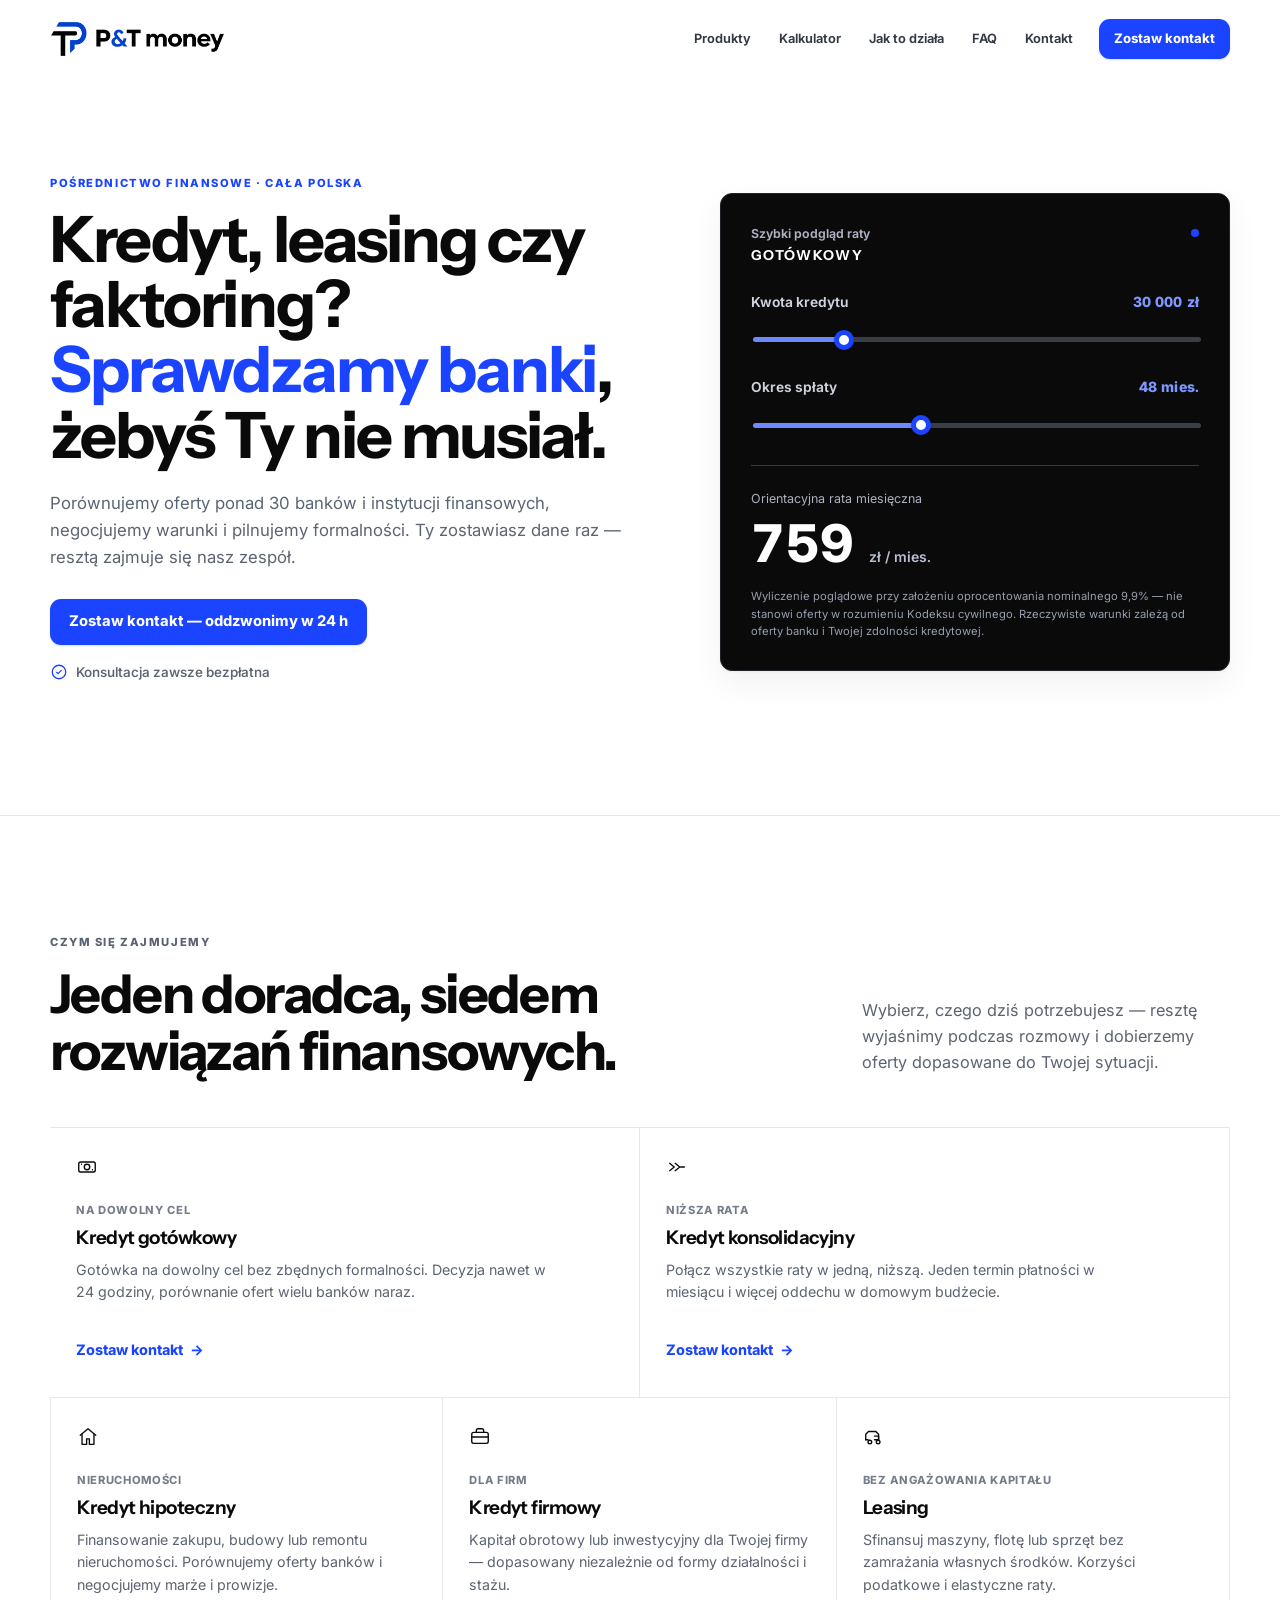
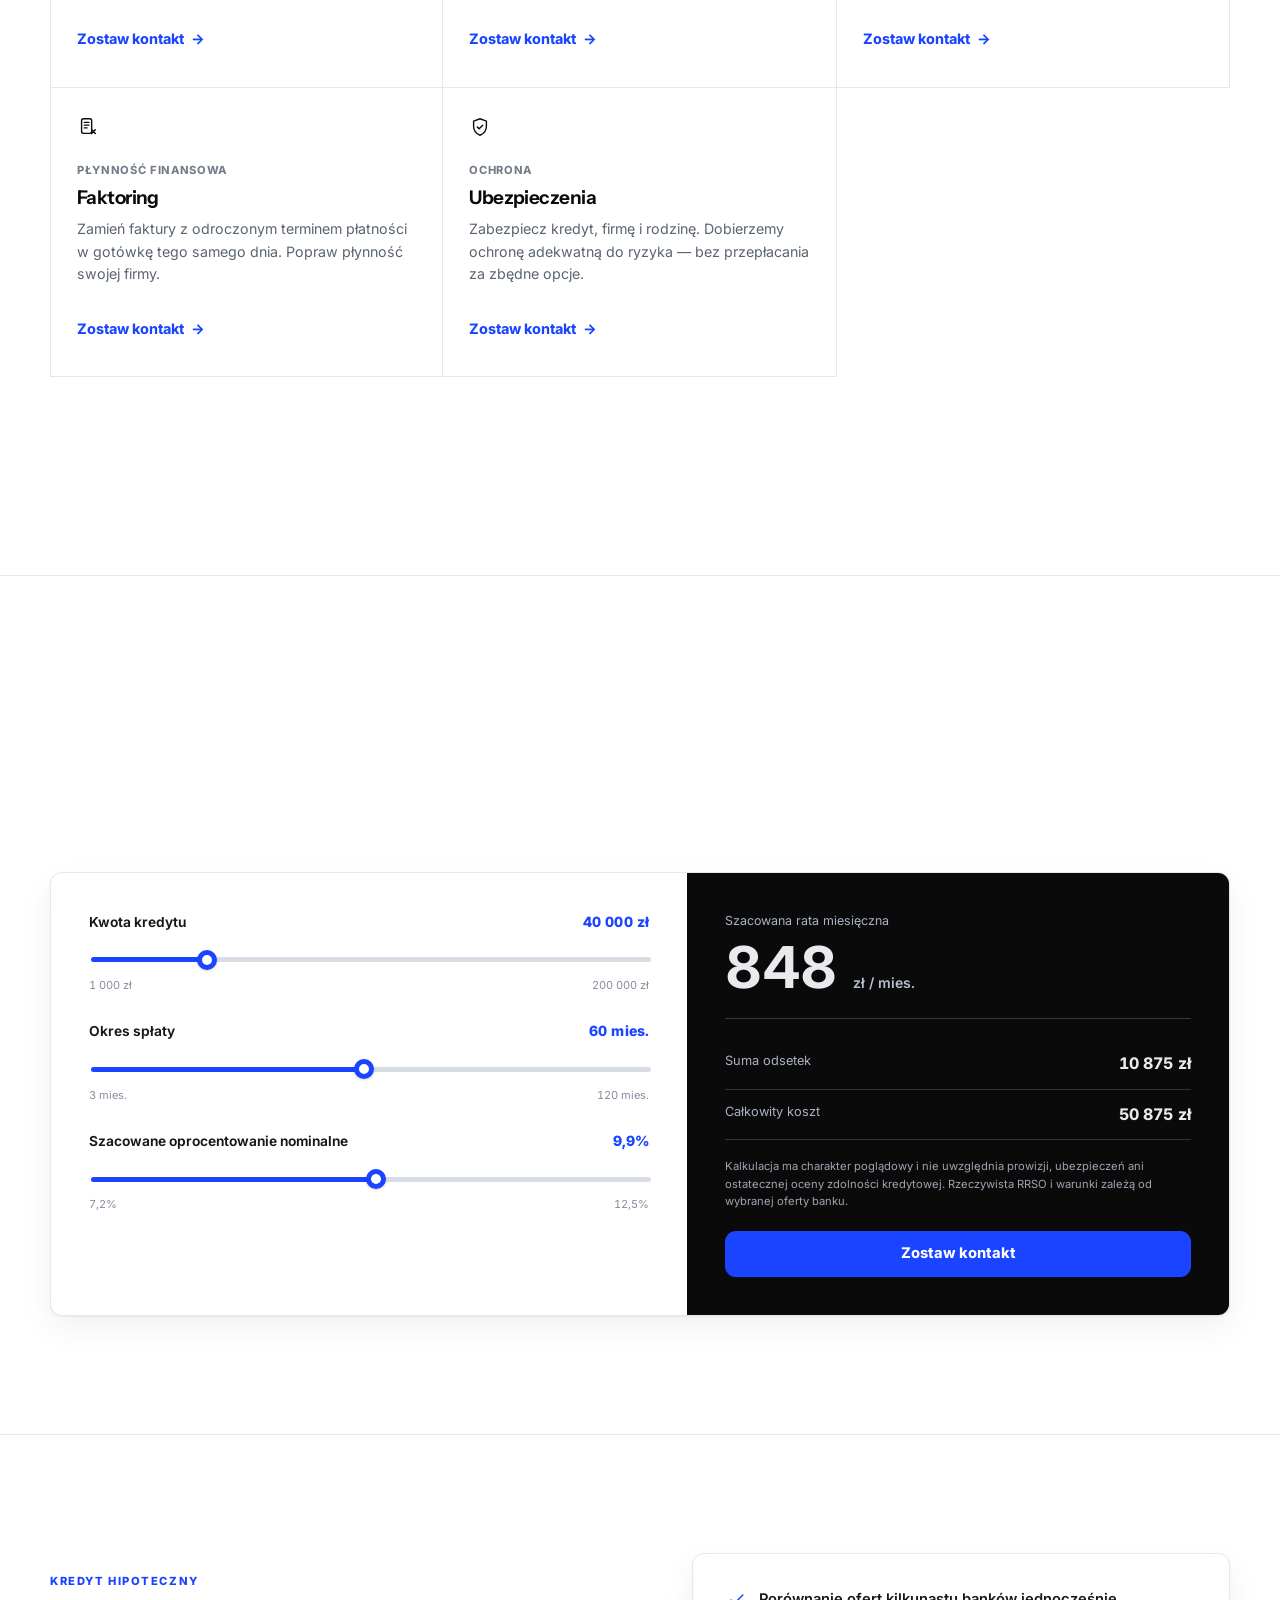
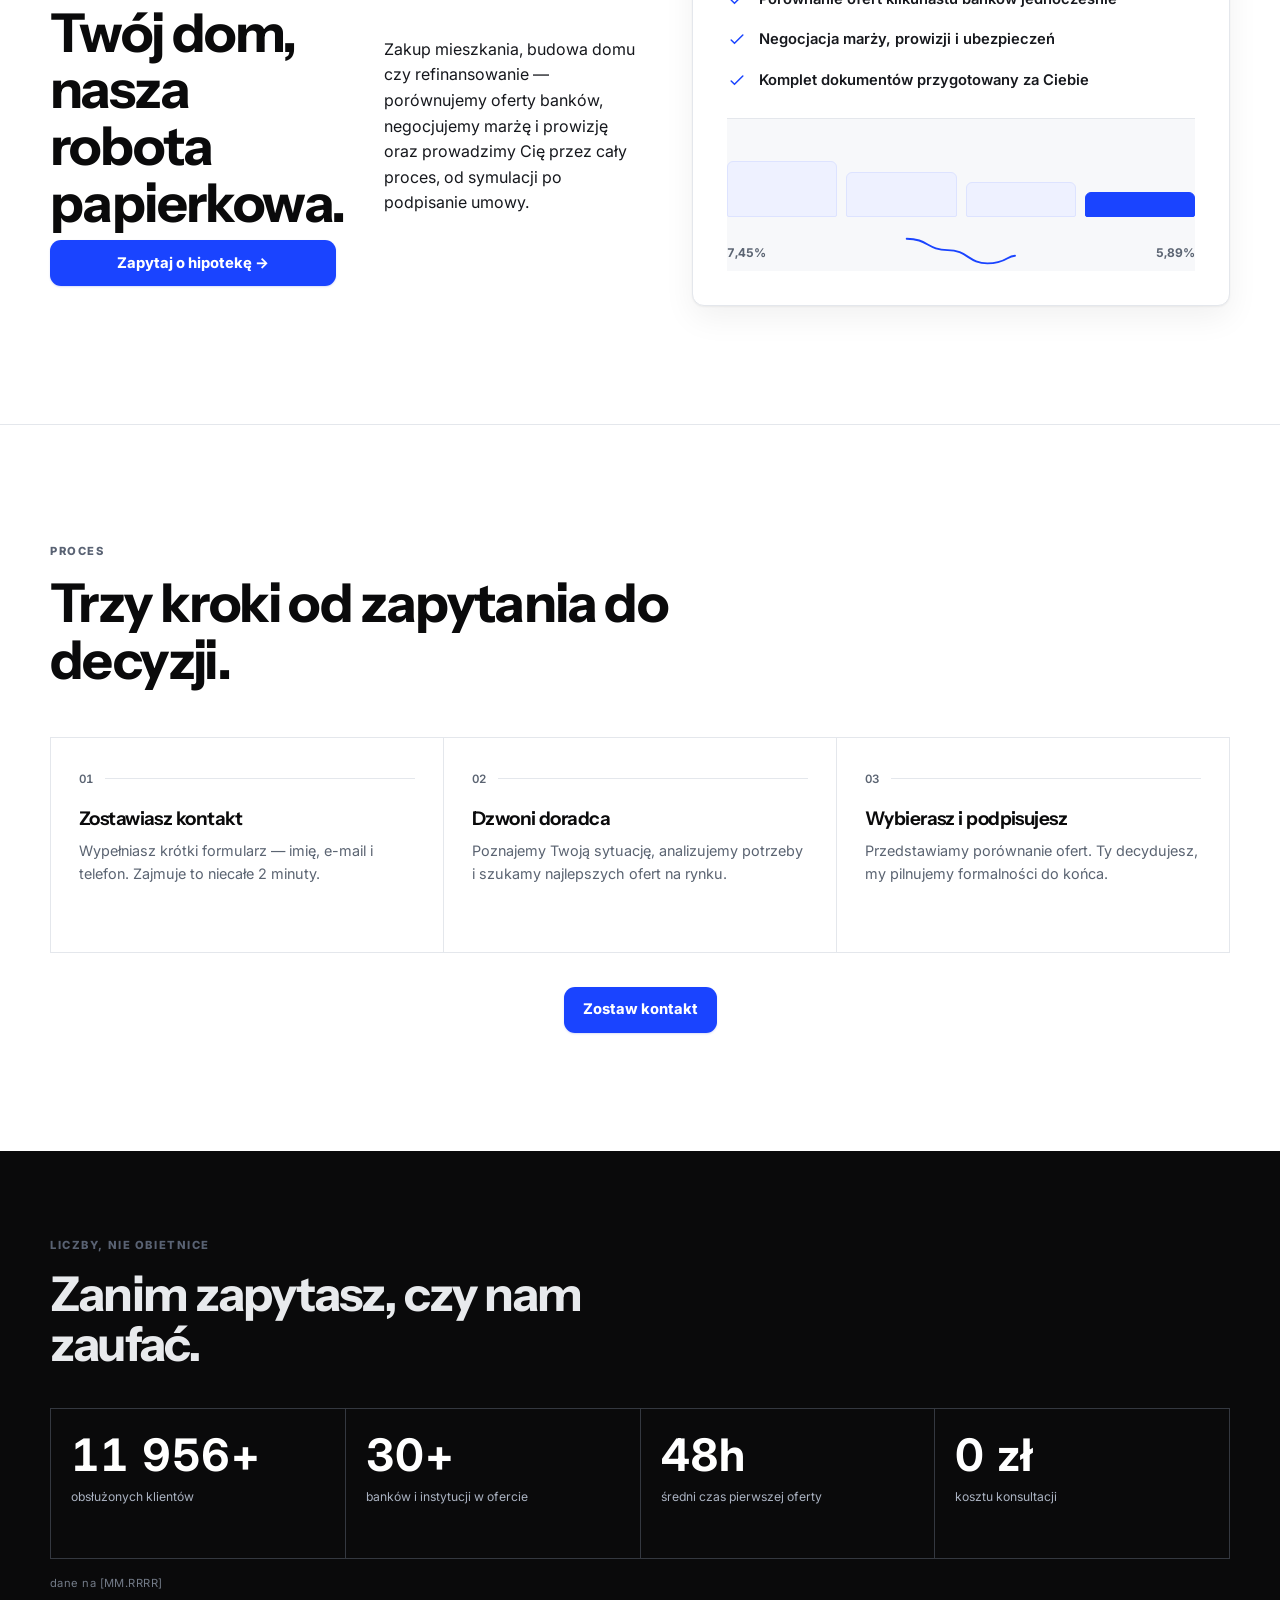
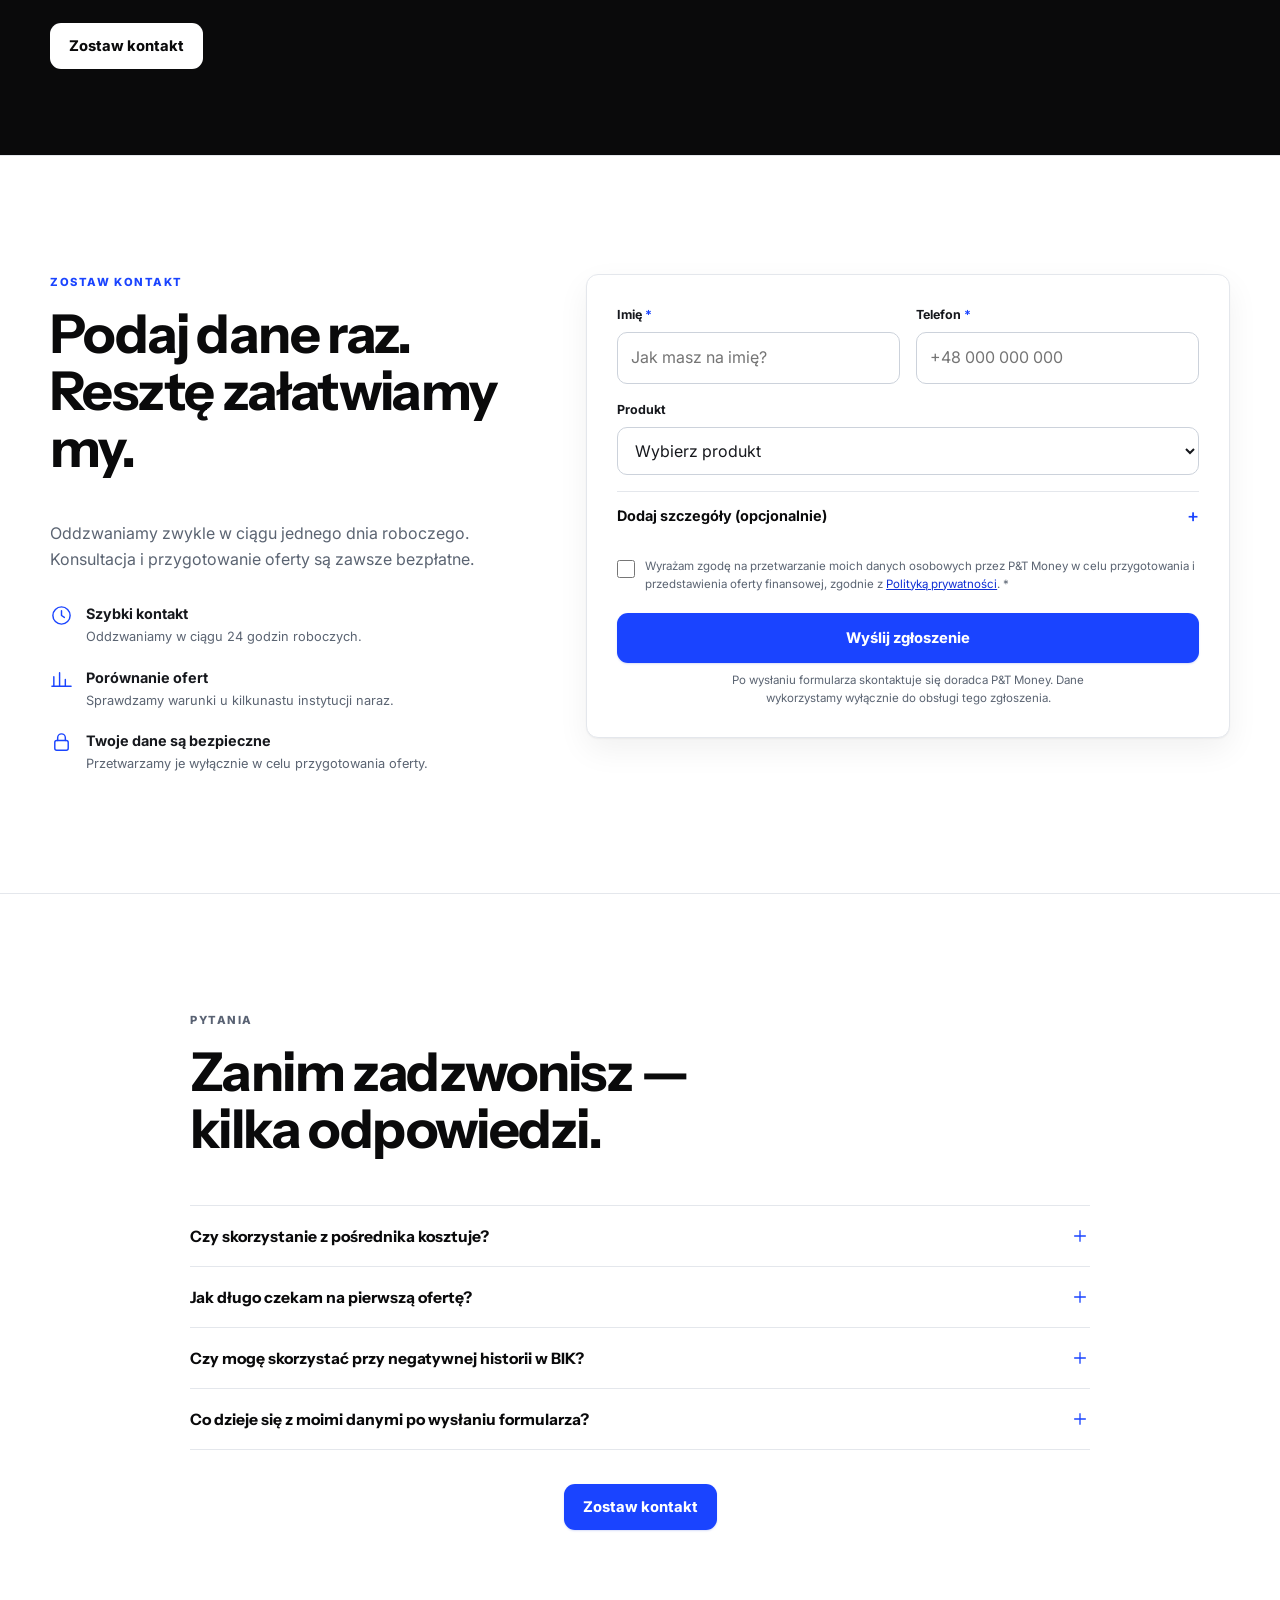
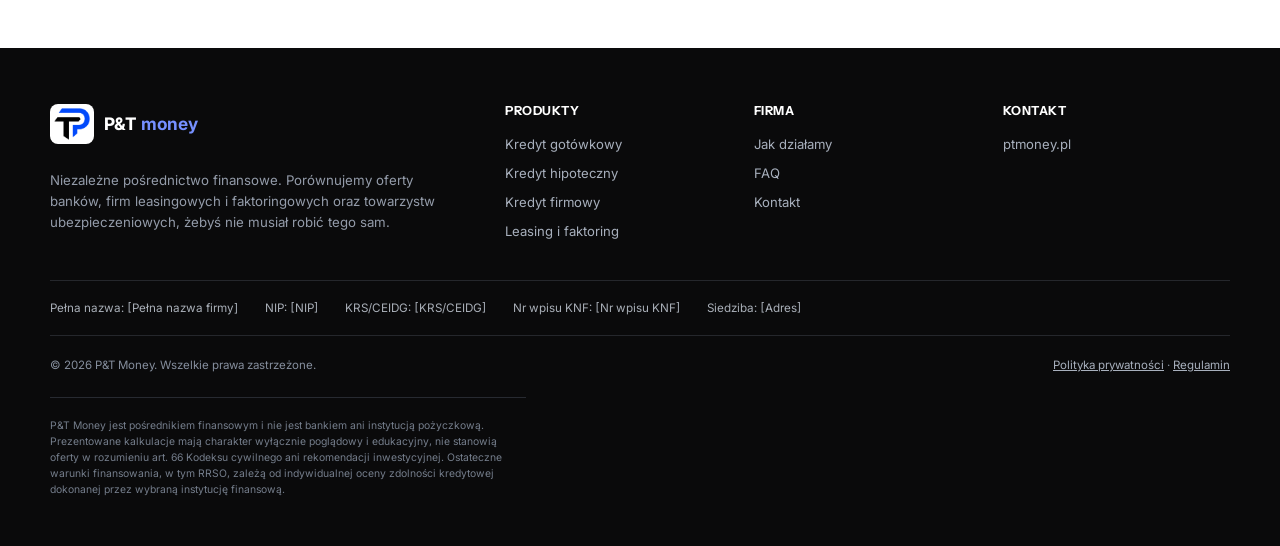
<file: index.html>
<!doctype html>
<html lang="pl">
<head>
<meta charset="utf-8"/>
<meta content="width=device-width, initial-scale=1" name="viewport"/>
<title>P&amp;T Money | Kredyty, leasing i faktoring — cała Polska</title>
<meta content="P&amp;T Money pomaga porównać kredyty, leasing, faktoring i ubezpieczenia w całej Polsce. Zostaw kontakt — doradca oddzwoni w jeden dzień roboczy." name="description"/>
<meta content="#FFFFFF" name="theme-color"/>
<meta content="website" property="og:type"/>
<meta content="pl_PL" property="og:locale"/>
<meta content="P&amp;T Money | Kredyty, leasing i faktoring — cała Polska" property="og:title"/>
<meta content="Porównujemy oferty banków i instytucji finansowych. Zostaw kontakt — doradca oddzwoni w jeden dzień roboczy." property="og:description"/>
<meta content="https://jakubskrzypiec.github.io/finanse/logo-horizontal.png" property="og:image"/>
<meta content="https://jakubskrzypiec.github.io/finanse/" property="og:url"/>
<link href="https://fonts.googleapis.com" rel="preconnect"/>
<link crossorigin="" href="https://fonts.gstatic.com" rel="preconnect"/>
<link href="https://fonts.googleapis.com/css2?family=Instrument+Sans:wght@400..700&amp;family=Inter:wght@400..800&amp;display=swap" rel="stylesheet"/>
<link href="./styles.css?v=20260831-1" rel="stylesheet"/>
<script>
document.documentElement.classList.add('js');
(() => {
  const params = new URLSearchParams(window.location.search);
  const forceIntro = params.get('intro') === '1';
  const reduceMotion = window.matchMedia('(prefers-reduced-motion: reduce)').matches;
  let seen = false;
  try { seen = sessionStorage.getItem('ptm-intro-seen') === '1'; } catch (e) {}

  // Accessibility always wins. ?intro=1 bypasses session/hash/scroll checks,
  // but never forces motion when the OS requests reduced motion.
  const shouldStart = !reduceMotion && (
    forceIntro || (!seen && !window.location.hash && window.scrollY === 0)
  );

  if (shouldStart) document.documentElement.classList.add('js-intro');
})();
</script>
<script type="application/ld+json">
  {
    "@context": "https://schema.org",
    "@type": "FinancialService",
    "name": "P&T Money",
    "url": "https://jakubskrzypiec.github.io/finanse/",
    "areaServed": {"@type": "Country", "name": "Polska"},
    "description": "Pośrednictwo finansowe: kredyty, leasing, faktoring i ubezpieczenia.",
    "taxID": "[NIP]",
    "address": {"@type": "PostalAddress", "streetAddress": "[Adres]", "addressCountry": "PL"}
  }
  </script>
<link href="https://jakubskrzypiec.github.io/finanse/" rel="canonical"/><link href="./logo-mark.png" rel="icon" type="image/png"/><meta content="summary_large_image" name="twitter:card"/><meta content="P&amp;T Money | Pośrednictwo finansowe" name="twitter:title"/><meta content="Kredyty, leasing i faktoring — cała Polska." name="twitter:description"/><meta content="https://jakubskrzypiec.github.io/finanse/logo-horizontal.png" name="twitter:image"/><script defer="True" src="./main.js?v=20260831-1"></script></head>
<body>
<div aria-hidden="true" class="site-intro" id="siteIntro">
<div class="intro-center">
<img alt="" class="intro-monogram" id="introMonogram" src="./logo-mark.png?v=20260831-1"/>
<div class="intro-copy" id="introCopy">
<p class="intro-headline">Kredyt, leasing czy faktoring?<br/><span>Sprawdzamy banki, żebyś Ty nie musiał.</span></p>
<p class="intro-subtitle">Pośrednictwo finansowe · cała Polska</p>
</div>
</div>
<div class="intro-scroll" id="introScrollHint">
<i aria-hidden="true"></i>
</div>
</div>
<div aria-hidden="true" class="intro-spacer" id="introSpacer"></div>
<a class="skip-link" href="#main">Przejdź do treści</a>
<header class="site-header" id="top">
<div class="container header-inner">
<a aria-label="P&amp;T Money — strona główna" class="brand" href="#top">
<img alt="P&amp;T Money" height="36" id="headerLogo" src="./logo-horizontal.png" width="174"/>
</a>
<nav aria-label="Główna nawigacja" class="desktop-nav">
<a href="#produkty">Produkty</a>
<a href="#kalkulator">Kalkulator</a>
<a href="#jak-to-dziala">Jak to działa</a>
<a href="#faq">FAQ</a>
<a href="#kontakt">Kontakt</a>
</nav>
<div class="header-actions">
<a aria-label="Zadzwoń: +48 000 000 000" class="header-phone contact-placeholder contact-placeholder" data-contact-placeholder="true" href="tel:+48000000000">+48 000 000 000</a>
<a class="btn btn--primary btn--header" href="#kontakt">Zostaw kontakt</a>
<button aria-controls="mobileNav" aria-expanded="false" aria-label="Otwórz menu" class="menu-toggle" id="menuToggle" type="button">
<span></span><span></span><span></span>
</button>
</div>
</div>
<nav aria-label="Nawigacja mobilna" class="mobile-nav" hidden="" id="mobileNav">
<div class="container mobile-nav-inner">
<a href="#produkty">Produkty</a>
<a href="#kalkulator">Kalkulator</a>
<a href="#jak-to-dziala">Jak to działa</a>
<a href="#faq">FAQ</a>
<a href="#kontakt">Kontakt</a>
<a class="contact-placeholder" data-contact-placeholder="true" href="tel:+48000000000">Zadzwoń</a>
</div>
</nav>
</header>
<main id="main">
<section aria-labelledby="hero-title" class="hero section"><!-- Jeśli klient dostarczy prawdziwe zdjęcie zespołu/doradcy, można dodać je tutaj. Nie używać stockowego zdjęcia. -->
<div class="container hero-grid">
<div class="hero-copy reveal">
<p class="eyebrow">Pośrednictwo finansowe · Cała Polska</p>
<h1 id="hero-title">Kredyt, leasing czy faktoring? <span>Sprawdzamy banki</span>, żebyś Ty nie musiał.</h1>
<p class="hero-lead">Porównujemy oferty ponad 30 banków i instytucji finansowych, negocjujemy warunki i pilnujemy formalności. Ty zostawiasz dane raz — resztą zajmuje się nasz zespół.</p>
<div class="hero-actions">
<a class="btn btn--primary" href="#kontakt">Zostaw kontakt — oddzwonimy w 24 h</a>
<a class="btn btn--ghost contact-placeholder" data-contact-placeholder="true" href="tel:+48000000000">Zadzwoń</a>
</div>
<p class="hero-note">
<svg aria-hidden="true" viewbox="0 0 24 24"><circle cx="12" cy="12" r="9"></circle><path d="m8.5 12 2.25 2.25L15.5 9.5"></path></svg>
            Konsultacja zawsze bezpłatna
          </p>
</div>
<aside aria-label="Szybki podgląd raty" class="quick-card reveal">
<div class="quick-card-head">
<div>
<p class="quick-kicker">Szybki podgląd raty</p>
<h2>GOTÓWKOWY</h2>
</div>
<span aria-hidden="true" class="status-dot"></span>
</div>
<div class="range-field range-field--dark">
<div class="range-label"><label for="heroAmount">Kwota kredytu</label><output for="heroAmount" id="heroAmountVal">30 000 zł</output></div>
<input aria-label="Kwota kredytu" id="heroAmount" max="150000" min="2000" step="1000" type="range" value="30000"/>
</div>
<div class="range-field range-field--dark">
<div class="range-label"><label for="heroPeriod">Okres spłaty</label><output for="heroPeriod" id="heroPeriodVal">48 mies.</output></div>
<input aria-label="Okres spłaty" id="heroPeriod" max="120" min="6" step="6" type="range" value="48"/>
</div>
<div aria-live="polite" class="quick-result">
<span>Orientacyjna rata miesięczna</span>
<strong id="heroResult">712 <small>zł / mies.</small></strong>
</div>
<p class="fineprint">Wyliczenie poglądowe przy założeniu oprocentowania nominalnego 9,9% — nie stanowi oferty w rozumieniu Kodeksu cywilnego. Rzeczywiste warunki zależą od oferty banku i Twojej zdolności kredytowej.</p>
</aside>
</div>
</section>
<section aria-labelledby="produkty-title" class="section section--line" id="produkty">
<div class="container">
<div class="section-heading reveal">
<p class="eyebrow">Czym się zajmujemy</p>
<h2 id="produkty-title">Jeden doradca, siedem rozwiązań finansowych.</h2>
<p>Wybierz, czego dziś potrzebujesz — resztę wyjaśnimy podczas rozmowy i dobierzemy oferty dopasowane do Twojej sytuacji.</p>
</div>
<div class="product-grid reveal-grid">
<article class="product-card reveal">
<div aria-hidden="true" class="product-icon"><svg viewbox="0 0 24 24"><rect height="11" rx="2" width="18" x="3" y="6.5"></rect><circle cx="12" cy="12" r="3"></circle><path d="M6 9h.01M18 15h.01"></path></svg></div>
<p class="product-tag">Na dowolny cel</p>
<h3>Kredyt gotówkowy</h3>
<p>Gotówka na dowolny cel bez zbędnych formalności. Decyzja nawet w 24 godziny, porównanie ofert wielu banków naraz.</p>
<a class="text-link product-select" data-product="Kredyt gotówkowy" href="?produkt=kredyt-gotowkowy#kontakt">Zostaw kontakt <span aria-hidden="true">→</span></a>
</article>
<article class="product-card reveal">
<div aria-hidden="true" class="product-icon"><svg viewbox="0 0 24 24"><path d="m4 8 5 4-5 4M10 8l5 4-5 4M16 12h4"></path></svg></div>
<p class="product-tag">Niższa rata</p>
<h3>Kredyt konsolidacyjny</h3>
<p>Połącz wszystkie raty w jedną, niższą. Jeden termin płatności w miesiącu i więcej oddechu w domowym budżecie.</p>
<a class="text-link product-select" data-product="Kredyt konsolidacyjny" href="?produkt=kredyt-konsolidacyjny#kontakt">Zostaw kontakt <span aria-hidden="true">→</span></a>
</article>
<article class="product-card reveal">
<div aria-hidden="true" class="product-icon"><svg viewbox="0 0 24 24"><path d="m3.5 10 8.5-7 8.5 7"></path><path d="M5.5 9v11h5v-6h3v6h5V9"></path></svg></div>
<p class="product-tag">Nieruchomości</p>
<h3>Kredyt hipoteczny</h3>
<p>Finansowanie zakupu, budowy lub remontu nieruchomości. Porównujemy oferty banków i negocjujemy marże i prowizje.</p>
<a class="text-link product-select" data-product="Kredyt hipoteczny" href="?produkt=kredyt-hipoteczny#kontakt">Zostaw kontakt <span aria-hidden="true">→</span></a>
</article>
<article class="product-card reveal">
<div aria-hidden="true" class="product-icon"><svg viewbox="0 0 24 24"><rect height="12" rx="2" width="18" x="3" y="7"></rect><path d="M8 7V5a2 2 0 0 1 2-2h4a2 2 0 0 1 2 2v2M3 12h18"></path></svg></div>
<p class="product-tag">Dla firm</p>
<h3>Kredyt firmowy</h3>
<p>Kapitał obrotowy lub inwestycyjny dla Twojej firmy — dopasowany niezależnie od formy działalności i stażu.</p>
<a class="text-link product-select" data-product="Kredyt firmowy" href="?produkt=kredyt-firmowy#kontakt">Zostaw kontakt <span aria-hidden="true">→</span></a>
</article>
<article class="product-card reveal">
<div aria-hidden="true" class="product-icon"><svg viewbox="0 0 24 24"><path d="M3 15V9l3-3h8l3 3v6"></path><circle cx="7.5" cy="17.5" r="2"></circle><circle cx="16.5" cy="17.5" r="2"></circle><path d="M3 15h2.5M12.5 15H17v-4h-4.5"></path></svg></div>
<p class="product-tag">Bez angażowania kapitału</p>
<h3>Leasing</h3>
<p>Sfinansuj maszyny, flotę lub sprzęt bez zamrażania własnych środków. Korzyści podatkowe i elastyczne raty.</p>
<a class="text-link product-select" data-product="Leasing" href="?produkt=leasing#kontakt">Zostaw kontakt <span aria-hidden="true">→</span></a>
</article>
<article class="product-card reveal">
<div aria-hidden="true" class="product-icon"><svg viewbox="0 0 24 24"><rect height="16" rx="2" width="11" x="5" y="3"></rect><path d="M8 7h5M8 10h5M8 13h3M16 15l4 4M20 15l-4 4"></path></svg></div>
<p class="product-tag">Płynność finansowa</p>
<h3>Faktoring</h3>
<p>Zamień faktury z odroczonym terminem płatności w gotówkę tego samego dnia. Popraw płynność swojej firmy.</p>
<a class="text-link product-select" data-product="Faktoring" href="?produkt=faktoring#kontakt">Zostaw kontakt <span aria-hidden="true">→</span></a>
</article>
<article class="product-card reveal">
<div aria-hidden="true" class="product-icon"><svg viewbox="0 0 24 24"><path d="M12 3 19 5.5V11c0 5-3 8.5-7 10-4-1.5-7-5-7-10V5.5L12 3Z"></path><path d="m9 12 2 2 4-4"></path></svg></div>
<p class="product-tag">Ochrona</p>
<h3>Ubezpieczenia</h3>
<p>Zabezpiecz kredyt, firmę i rodzinę. Dobierzemy ochronę adekwatną do ryzyka — bez przepłacania za zbędne opcje.</p>
<a class="text-link product-select" data-product="Ubezpieczenia" href="?produkt=ubezpieczenia#kontakt">Zostaw kontakt <span aria-hidden="true">→</span></a>
</article>
</div>
<div class="section-cta reveal"><a class="btn btn--primary" href="#kontakt">Zostaw kontakt</a></div>
</div>
</section>
<section aria-labelledby="calc-title" class="section section--muted" id="kalkulator">
<div class="container calculator-shell">
<div class="section-heading reveal">
<p class="eyebrow">Kalkulator</p>
<h2 id="calc-title">Ile mogłaby wynosić Twoja rata?</h2>
<p>Przesuń suwaki i sprawdź orientacyjną wysokość raty kredytu gotówkowego. To punkt wyjścia do rozmowy z doradcą — nie oferta.</p>
</div>
<div class="calculator-card reveal">
<div class="calculator-inputs">
<div class="range-field">
<div class="range-label"><label for="calcAmount">Kwota kredytu</label><output for="calcAmount" id="calcAmountVal">40 000 zł</output></div>
<input aria-label="Kwota kredytu" id="calcAmount" max="200000" min="1000" step="1000" type="range" value="40000"/>
<div class="range-minmax"><span>1 000 zł</span><span>200 000 zł</span></div>
</div>
<div class="range-field">
<div class="range-label"><label for="calcPeriod">Okres spłaty</label><output for="calcPeriod" id="calcPeriodVal">60 mies.</output></div>
<input aria-label="Okres spłaty" id="calcPeriod" max="120" min="3" step="3" type="range" value="60"/>
<div class="range-minmax"><span>3 mies.</span><span>120 mies.</span></div>
</div>
<div class="range-field">
<div class="range-label"><label for="calcRate">Szacowane oprocentowanie nominalne</label><output for="calcRate" id="calcRateVal">9,9%</output></div>
<input aria-label="Szacowane oprocentowanie nominalne" id="calcRate" max="12.5" min="7.2" step="0.1" type="range" value="9.9"/>
<div class="range-minmax"><span>7,2%</span><span>12,5%</span></div>
</div>
</div>
<div aria-live="polite" class="calculator-results">
<div class="primary-result">
<span>Szacowana rata miesięczna</span>
<strong id="calcResult">0 <small>zł / mies.</small></strong>
</div>
<dl class="result-list">
<div><dt>Suma odsetek</dt><dd id="calcInterest">0 zł</dd></div>
<div><dt>Całkowity koszt</dt><dd id="calcTotal">0 zł</dd></div>
</dl>
<p class="fineprint fineprint--light">Kalkulacja ma charakter poglądowy i nie uwzględnia prowizji, ubezpieczeń ani ostatecznej oceny zdolności kredytowej. Rzeczywista RRSO i warunki zależą od wybranej oferty banku.</p>
<a class="btn btn--primary" href="#kontakt" id="calcCta">Zostaw kontakt</a>
</div>
</div>
</div>
</section>
<section aria-labelledby="mortgage-title" class="section mortgage">
<div class="container mortgage-grid">
<div class="section-heading reveal">
<p class="eyebrow">Kredyt hipoteczny</p>
<h2 id="mortgage-title">Twój dom, nasza robota papierkowa.</h2>
<p>Zakup mieszkania, budowa domu czy refinansowanie — porównujemy oferty banków, negocjujemy marżę i prowizję oraz prowadzimy Cię przez cały proces, od symulacji po podpisanie umowy.</p>
<a aria-label="Otwórz kalkulator refinansowania kredytu hipotecznego" class="btn btn--primary" href="kalkulator.html">Zapytaj o hipotekę →</a>
</div>
<div class="benefit-card reveal">
<ul class="benefit-list">
<li><svg aria-hidden="true" viewbox="0 0 24 24"><path d="m5 12 4 4L19 6"></path></svg><span>Porównanie ofert kilkunastu banków jednocześnie</span></li>
<li><svg aria-hidden="true" viewbox="0 0 24 24"><path d="m5 12 4 4L19 6"></path></svg><span>Negocjacja marży, prowizji i ubezpieczeń</span></li>
<li><svg aria-hidden="true" viewbox="0 0 24 24"><path d="m5 12 4 4L19 6"></path></svg><span>Komplet dokumentów przygotowany za Ciebie</span></li>
</ul>
<div aria-hidden="true" class="refi-visual">
<div class="refi-bars"><span></span><span></span><span></span><span></span></div>
<div class="refi-line"><span>7,45%</span><svg viewbox="0 0 120 40"><path d="M3 6c22 0 22 12 43 12s22 14 42 14 20-8 29-8"></path></svg><span>5,89%</span></div>
</div>
</div>
</div>
</section>
<section aria-labelledby="process-title" class="section section--line" id="jak-to-dziala">
<div class="container">
<div class="section-heading reveal">
<p class="eyebrow">Proces</p>
<h2 id="process-title">Trzy kroki od zapytania do decyzji.</h2>
</div>
<div class="process-grid reveal-grid">
<article class="process-step reveal"><span class="step-number">01</span><h3>Zostawiasz kontakt</h3><p>Wypełniasz krótki formularz — imię, e-mail i telefon. Zajmuje to niecałe 2 minuty.</p></article>
<article class="process-step reveal"><span class="step-number">02</span><h3>Dzwoni doradca</h3><p>Poznajemy Twoją sytuację, analizujemy potrzeby i szukamy najlepszych ofert na rynku.</p></article>
<article class="process-step reveal"><span class="step-number">03</span><h3>Wybierasz i podpisujesz</h3><p>Przedstawiamy porównanie ofert. Ty decydujesz, my pilnujemy formalności do końca.</p></article>
</div>
<div class="section-cta reveal"><a class="btn btn--primary" href="#kontakt">Zostaw kontakt</a></div>
</div>
</section>
<section aria-label="Liczby, nie obietnice" class="stats-band">
<div class="container stats-inner">
<div class="stats-copy reveal"><p class="eyebrow eyebrow--on-dark">Liczby, nie obietnice</p><h2>Zanim zapytasz, czy nam zaufać.</h2></div>
<div class="stats-grid" id="statsGrid">
<div class="stat reveal"><strong data-count="12000" data-suffix="+">12 000+</strong><span>obsłużonych klientów</span></div>
<div class="stat reveal"><strong data-count="30" data-suffix="+">30+</strong><span>banków i instytucji w ofercie</span></div>
<div class="stat reveal"><strong data-count="48" data-suffix="h">48h</strong><span>średni czas pierwszej oferty</span></div>
<div class="stat reveal"><strong data-count="0" data-suffix=" zł">0 zł</strong><span>kosztu konsultacji</span></div>
</div>
<p class="stats-date reveal">dane na [MM.RRRR]</p>
<div class="section-cta section-cta--left reveal"><a class="btn btn--light" href="#kontakt">Zostaw kontakt</a></div>
</div>
</section>
<section aria-labelledby="contact-title" class="section contact-section" id="kontakt">
<div class="container contact-grid">
<div class="contact-copy reveal">
<p class="eyebrow">Zostaw kontakt</p>
<h2 id="contact-title">Podaj dane raz.<br/><span>Resztę załatwiamy my.</span></h2>
<p>Oddzwaniamy zwykle w ciągu jednego dnia roboczego. Konsultacja i przygotowanie oferty są zawsze bezpłatne.</p>
<ul class="trust-list">
<li><svg aria-hidden="true" viewbox="0 0 24 24"><path d="M12 21a9 9 0 1 0 0-18 9 9 0 0 0 0 18Z"></path><path d="M12 7v5l3 2"></path></svg><div><strong>Szybki kontakt</strong><span>Oddzwaniamy w ciągu 24 godzin roboczych.</span></div></li>
<li><svg aria-hidden="true" viewbox="0 0 24 24"><path d="M4 19V9M10 19V5M16 19v-7M22 19H2"></path></svg><div><strong>Porównanie ofert</strong><span>Sprawdzamy warunki u kilkunastu instytucji naraz.</span></div></li>
<li><svg aria-hidden="true" viewbox="0 0 24 24"><rect height="10" rx="2" width="14" x="5" y="10"></rect><path d="M8 10V7a4 4 0 0 1 8 0v3"></path></svg><div><strong>Twoje dane są bezpieczne</strong><span>Przetwarzamy je wyłącznie w celu przygotowania oferty.</span></div></li>
</ul>
</div>
<div class="form-card reveal">
<form action="" data-endpoint="" id="leadForm" method="post" novalidate="">
<div class="form-grid"><div class="form-primary"><div class="field">
<label for="fName">Imię <span aria-hidden="true">*</span></label>
<input aria-describedby="fNameError" autocomplete="given-name" id="fName" name="name" placeholder="Jak masz na imię?" required="" type="text"/>
<p class="field-error" id="fNameError">Podaj imię i nazwisko.</p>
</div><div class="field">
<label for="fPhone">Telefon <span aria-hidden="true">*</span></label>
<input aria-describedby="fPhoneError" autocomplete="tel" id="fPhone" inputmode="tel" name="phone" placeholder="+48 000 000 000" required="" type="tel"/>
<p class="field-error" id="fPhoneError">Podaj poprawny numer telefonu.</p>
</div><div class="field field--full">
<label for="fProduct">Produkt</label>
<select aria-describedby="fProductError" id="fProduct" name="product" required=""><option disabled="True" selected="True" value="">Wybierz produkt</option>
<option>Kredyt gotówkowy</option>
<option>Kredyt konsolidacyjny</option>
<option>Kredyt hipoteczny</option>
<option>Kredyt firmowy</option>
<option>Leasing</option>
<option>Faktoring</option>
<option>Ubezpieczenia</option>
<option>Nie jestem pewien/pewna</option>
</select>
<p class="field-error" id="fProductError">Wybierz produkt.</p></div></div><details class="form-details" id="optionalDetails"><summary>Dodaj szczegóły (opcjonalnie)</summary><div class="form-details-grid"><div class="field field--full">
<label for="fEmail">E-mail <span class="optional">(opcjonalnie)</span></label>
<input aria-describedby="fEmailError" autocomplete="email" id="fEmail" name="email" type="email"/>
<p class="field-error" id="fEmailError">Podaj poprawny adres e-mail albo zostaw pole puste.</p>
</div><div class="field field--full">
<label for="fAmount">Orientacyjna kwota <span class="optional">(opcjonalnie)</span></label>
<input id="fAmount" inputmode="numeric" name="amount" placeholder="np. 100 000 zł" type="text"/>
</div><div class="field field--full">
<label for="fMessage">Wiadomość <span class="optional">(opcjonalnie)</span></label>
<textarea id="fMessage" name="message" rows="4"></textarea>
</div></div></details></div>
<div class="consent-wrap">
<label class="consent" for="fConsent">
<input aria-describedby="fConsentError" id="fConsent" name="consent" required="" type="checkbox"/>
<span>Wyrażam zgodę na przetwarzanie moich danych osobowych przez P&amp;T Money w celu przygotowania i przedstawienia oferty finansowej, zgodnie z <a href="./polityka-prywatnosci.html">Polityką prywatności</a>. <span aria-hidden="true">*</span></span>
</label>
<p class="field-error" id="fConsentError">Zaznacz zgodę, aby wysłać formularz.</p>
</div>
<button class="btn btn--primary btn--submit" type="submit">Wyślij zgłoszenie</button>
<p class="form-note">Po wysłaniu formularza skontaktuje się doradca P&amp;T Money. Dane wykorzystamy wyłącznie do obsługi tego zgłoszenia.</p>
<div aria-live="polite" class="form-success" hidden="" id="formSuccess" role="status">
<svg aria-hidden="true" viewbox="0 0 24 24"><circle cx="12" cy="12" r="9"></circle><path d="m8.5 12 2.25 2.25L15.5 9.5"></path></svg>
<span id="formSuccessText">Zgłoszenie przyjęte. Doradca oddzwoni w ciągu jednego dnia roboczego.</span>
</div>
</form>
</div>
</div>
</section>
<section aria-labelledby="faq-title" class="section section--muted" id="faq">
<div class="container faq-wrap">
<div class="section-heading reveal">
<p class="eyebrow">Pytania</p>
<h2 id="faq-title">Zanim zadzwonisz — kilka odpowiedzi.</h2>
</div>
<div class="faq-list reveal">
<div class="faq-item">
<h3><button aria-controls="faq-a1" aria-expanded="false" class="faq-button" id="faq-q1" type="button">Czy skorzystanie z pośrednika kosztuje?<svg aria-hidden="true" viewbox="0 0 24 24"><path d="M12 5v14M5 12h14"></path></svg></button></h3>
<div aria-labelledby="faq-q1" class="faq-panel" hidden="" id="faq-a1" role="region"><p>Konsultacja i przygotowanie oferty są zawsze bezpłatne dla klienta indywidualnego. Wynagrodzenie otrzymujemy od instytucji finansowej dopiero po uruchomieniu umowy.</p></div>
</div>
<div class="faq-item">
<h3><button aria-controls="faq-a2" aria-expanded="false" class="faq-button" id="faq-q2" type="button">Jak długo czekam na pierwszą ofertę?<svg aria-hidden="true" viewbox="0 0 24 24"><path d="M12 5v14M5 12h14"></path></svg></button></h3>
<div aria-labelledby="faq-q2" class="faq-panel" hidden="" id="faq-a2" role="region"><p>Zwykle oddzwaniamy w ciągu jednego dnia roboczego, a wstępne porównanie ofert przygotowujemy najczęściej w ciągu 48 godzin od rozmowy z doradcą.</p></div>
</div>
<div class="faq-item">
<h3><button aria-controls="faq-a3" aria-expanded="false" class="faq-button" id="faq-q3" type="button">Czy mogę skorzystać przy negatywnej historii w BIK?<svg aria-hidden="true" viewbox="0 0 24 24"><path d="M12 5v14M5 12h14"></path></svg></button></h3>
<div aria-labelledby="faq-q3" class="faq-panel" hidden="" id="faq-a3" role="region"><p>Warto zostawić kontakt mimo wszystko — dobieramy oferty spośród wielu instytucji o różnych kryteriach oceny, więc doradca sprawdzi realne możliwości w Twojej sytuacji.</p></div>
</div>
<div class="faq-item">
<h3><button aria-controls="faq-a4" aria-expanded="false" class="faq-button" id="faq-q4" type="button">Co dzieje się z moimi danymi po wysłaniu formularza?<svg aria-hidden="true" viewbox="0 0 24 24"><path d="M12 5v14M5 12h14"></path></svg></button></h3>
<div aria-labelledby="faq-q4" class="faq-panel" hidden="" id="faq-a4" role="region"><p>Dane wykorzystujemy wyłącznie do przygotowania i przedstawienia oferty finansowej, zgodnie z Polityką prywatności i przepisami RODO. Nie przekazujemy ich podmiotom trzecim bez Twojej zgody.</p></div>
</div>
</div>
<div class="section-cta reveal"><a class="btn btn--primary" href="#kontakt">Zostaw kontakt</a></div>
</div>
</section>
</main>
<footer class="site-footer" id="footer-legal">
<div class="container">
<div class="footer-grid">
<div class="footer-brand">
<a aria-label="P&amp;T Money — strona główna" class="footer-logo" href="#top">
<img alt="" height="42" src="./logo-mark.png" width="46"/>
<span>P&amp;T <strong>money</strong></span>
</a>
<p>Niezależne pośrednictwo finansowe. Porównujemy oferty banków, firm leasingowych i faktoringowych oraz towarzystw ubezpieczeniowych, żebyś nie musiał robić tego sam.</p>
</div>
<div class="footer-col"><h2>Produkty</h2><a href="#produkty">Kredyt gotówkowy</a><a href="#produkty">Kredyt hipoteczny</a><a href="#produkty">Kredyt firmowy</a><a href="#produkty">Leasing i faktoring</a></div>
<div class="footer-col"><h2>Firma</h2><a href="#jak-to-dziala">Jak działamy</a><a href="#faq">FAQ</a><a href="#kontakt">Kontakt</a></div>
<div class="footer-col"><h2>Kontakt</h2><a class="contact-placeholder" data-contact-placeholder="true" href="tel:+48000000000">+48 000 000 000</a><a class="contact-placeholder" data-contact-placeholder="true" href="mailto:kontakt@ptmoney.pl">kontakt@ptmoney.pl</a><a href="https://ptmoney.pl/">ptmoney.pl</a></div>
</div>
<div aria-label="Dane rejestrowe" class="footer-registry"><span>Pełna nazwa: [Pełna nazwa firmy]</span><span>NIP: [NIP]</span><span>KRS/CEIDG: [KRS/CEIDG]</span><span>Nr wpisu KNF: [Nr wpisu KNF]</span><span>Siedziba: [Adres]</span></div>
<div class="footer-bottom">
<p>© 2026 P&amp;T Money. Wszelkie prawa zastrzeżone.</p>
<p><a href="./polityka-prywatnosci.html">Polityka prywatności</a> · <a href="./regulamin.html">Regulamin</a></p>
</div>
<p class="footer-disclaimer">P&amp;T Money jest pośrednikiem finansowym i nie jest bankiem ani instytucją pożyczkową. Prezentowane kalkulacje mają charakter wyłącznie poglądowy i edukacyjny, nie stanowią oferty w rozumieniu art. 66 Kodeksu cywilnego ani rekomendacji inwestycyjnej. Ostateczne warunki finansowania, w tym RRSO, zależą od indywidualnej oceny zdolności kredytowej dokonanej przez wybraną instytucję finansową.</p>
</div>
</footer>
<div aria-label="Szybki kontakt" class="mobile-bottom-bar">
<a class="btn btn--ghost contact-placeholder contact-placeholder" data-contact-placeholder="phone" href="tel:+48000000000">Zadzwoń</a>
<a class="btn btn--primary" href="#kontakt">Zostaw kontakt</a>
</div>

</body>
</html>
</file>
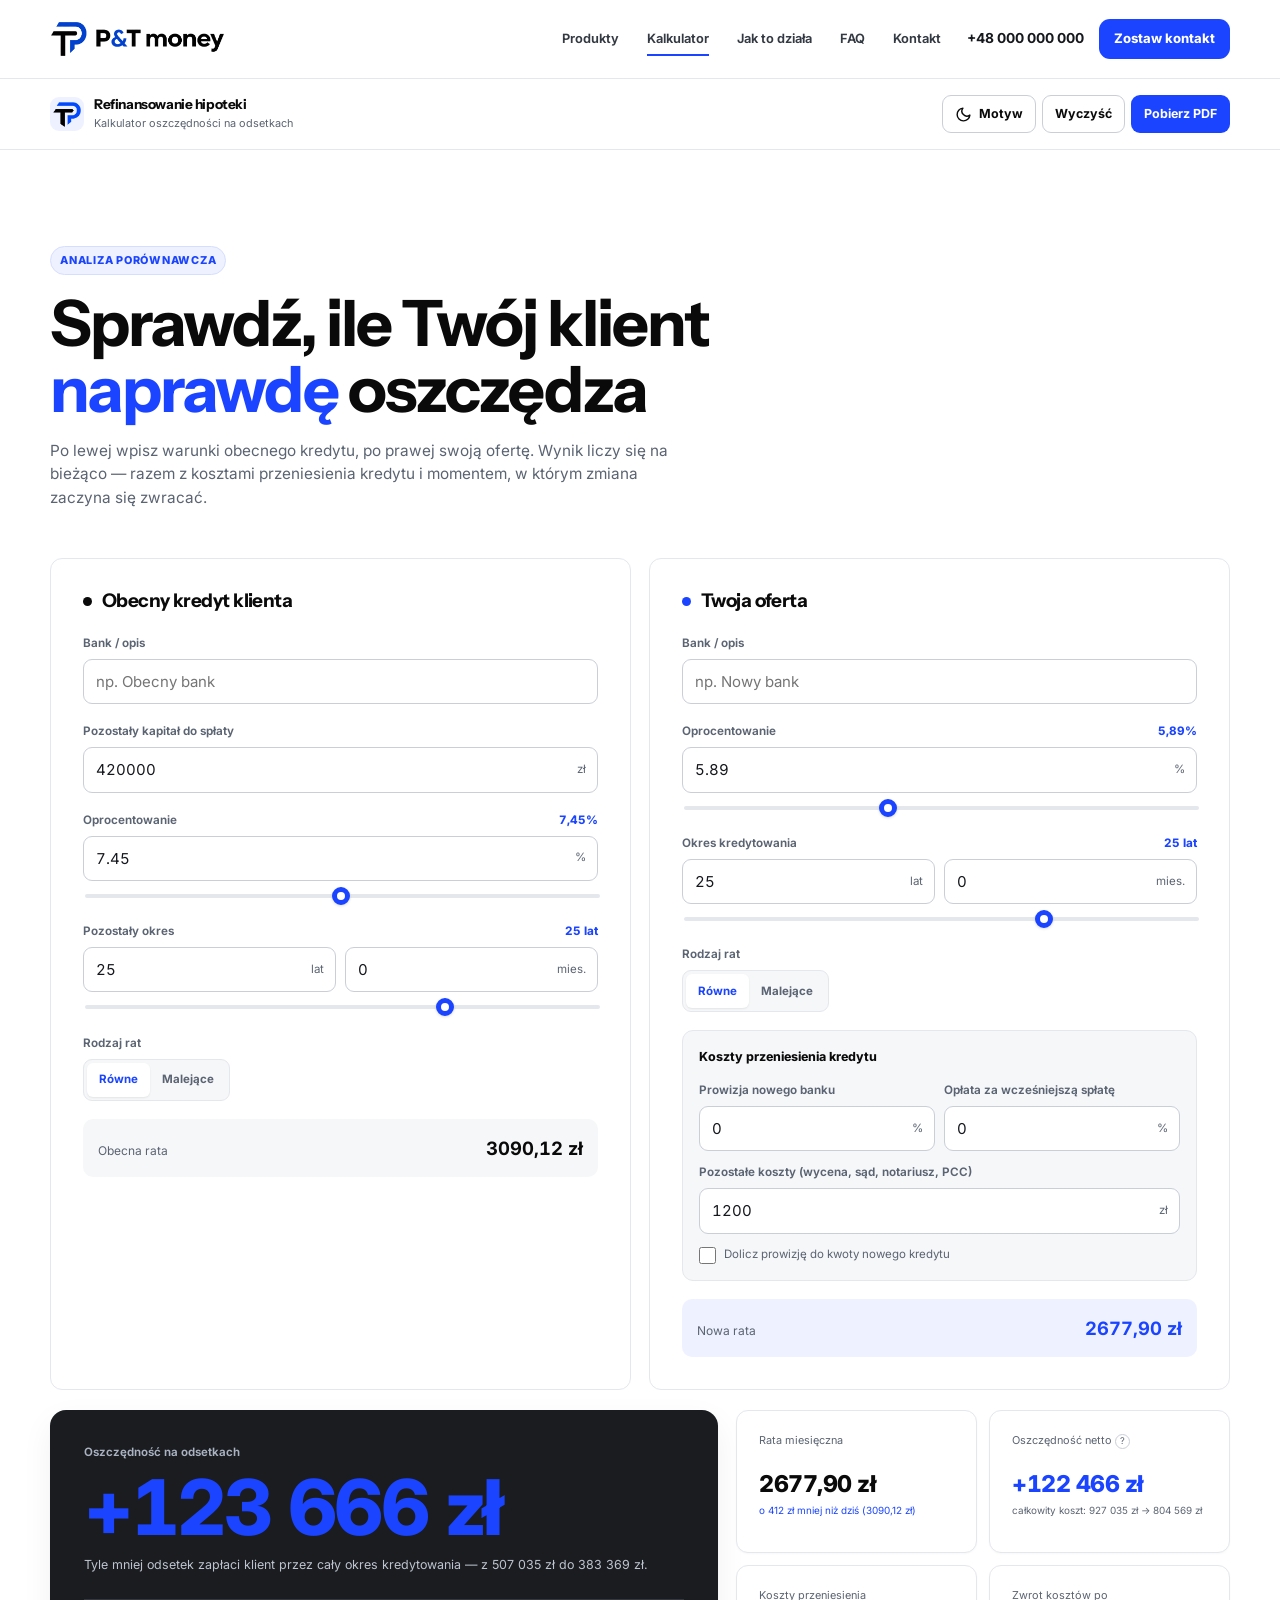
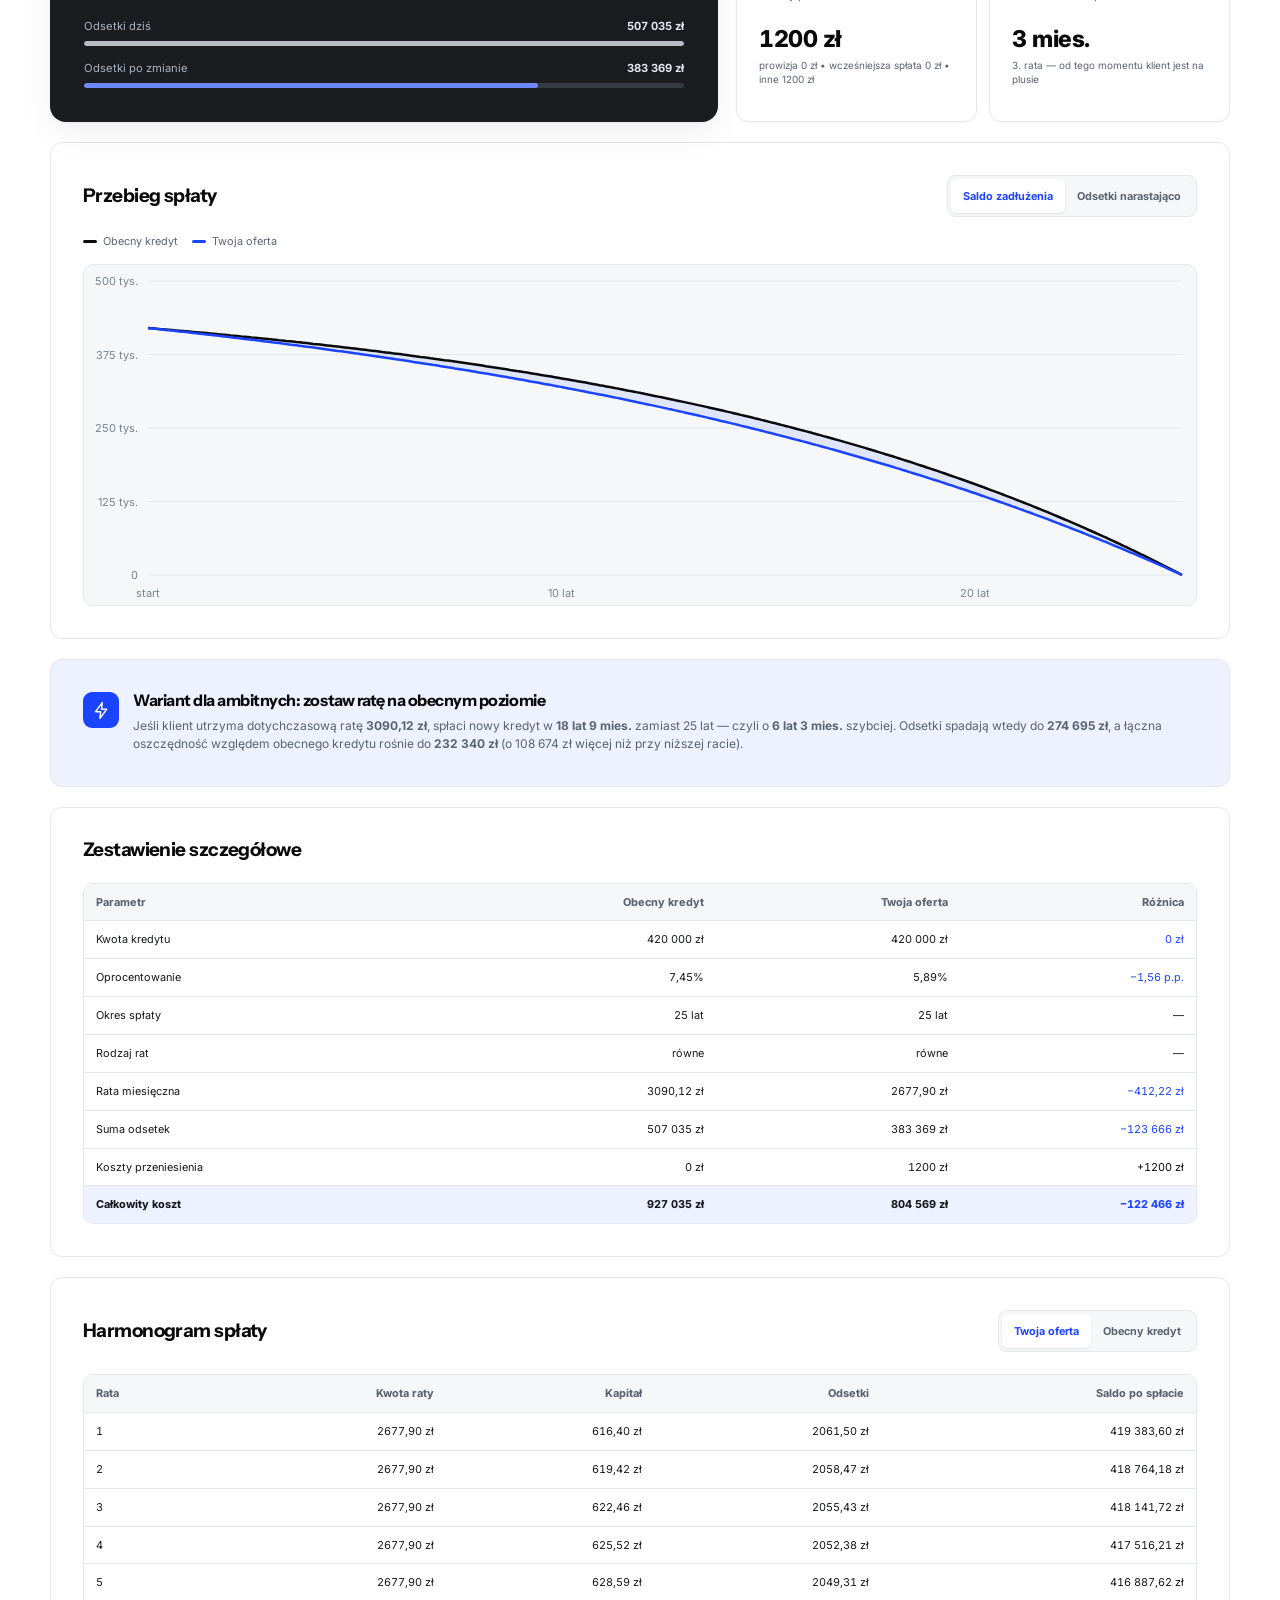
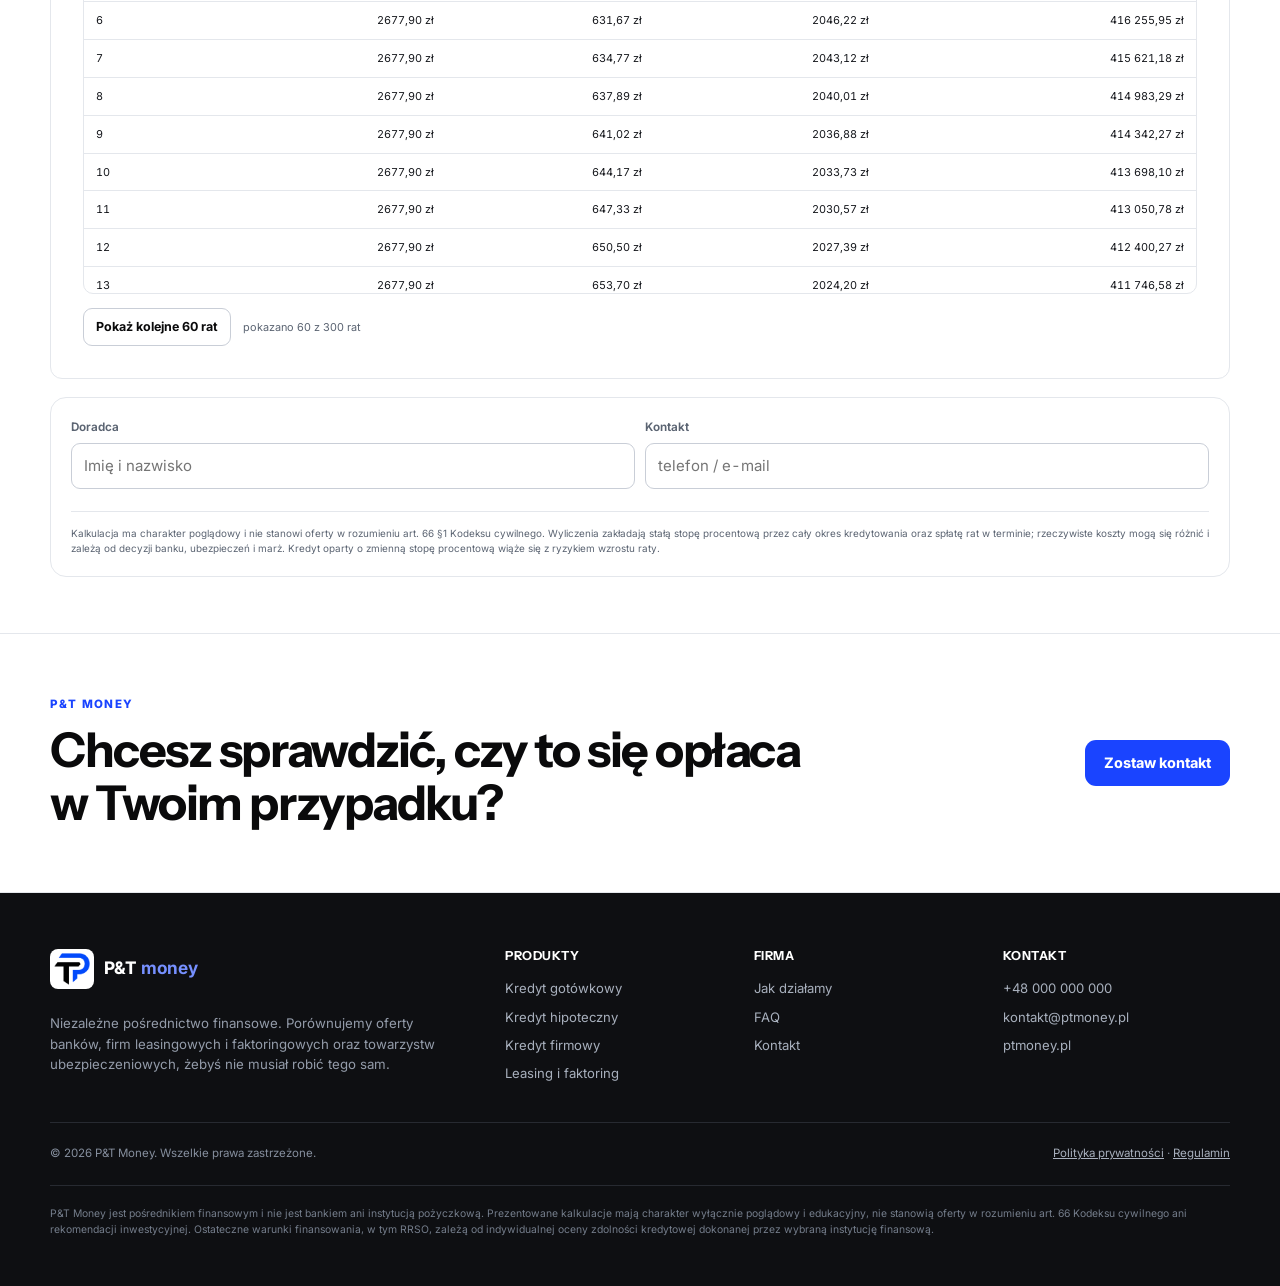
<file: kalkulator.html>
<!doctype html>
<html lang="pl">
<head>
  <meta charset="utf-8">
  <meta name="viewport" content="width=device-width, initial-scale=1">
  <title>Kalkulator refinansowania kredytu hipotecznego — P&amp;T Money</title>
  <meta name="description" content="Porównaj obecny kredyt hipoteczny z nową ofertą i zobacz, ile oszczędzasz na odsetkach, kosztach oraz kiedy refinansowanie zaczyna się zwracać.">
  <meta name="theme-color" content="#FFFFFF">
  <meta property="og:type" content="website">
  <meta property="og:locale" content="pl_PL">
  <meta property="og:title" content="Kalkulator refinansowania kredytu hipotecznego — P&amp;T Money">
  <meta property="og:description" content="Porównaj obecny kredyt hipoteczny z nową ofertą i policz realną oszczędność po kosztach przeniesienia.">
  <meta property="og:image" content="logo-horizontal.png">
  <link rel="preconnect" href="https://fonts.googleapis.com">
  <link rel="preconnect" href="https://fonts.gstatic.com" crossorigin>
  <link href="https://fonts.googleapis.com/css2?family=Instrument+Sans:wght@400..700&amp;family=Inter:wght@400..800&amp;display=swap" rel="stylesheet">
  <link rel="stylesheet" href="kalkulator.css?v=20260831-1">
  <script type="application/ld+json">
  {
    "@context": "https://schema.org",
    "@type": "FinancialService",
    "name": "P&T Money",
    "url": "https://ptmoney.pl/",
    "email": "kontakt@ptmoney.pl",
    "telephone": "+48 000 000 000",
    "areaServed": {"@type": "Country", "name": "Polska"}
  }
  </script>
</head>
<body>
  <a class="skip-link" href="#calculatorMain">Przejdź do kalkulatora</a>

  <header class="site-header" id="top">
    <div class="site-container header-inner">
      <a class="site-brand" href="index.html" aria-label="P&amp;T Money — strona główna"><img src="logo-horizontal.png" alt="P&amp;T Money" width="174" height="36"></a>
      <nav class="desktop-nav" aria-label="Główna nawigacja">
        <a href="index.html#produkty">Produkty</a>
        <a href="kalkulator.html" aria-current="page">Kalkulator</a>
        <a href="index.html#jak-to-dziala">Jak to działa</a>
        <a href="index.html#faq">FAQ</a>
        <a href="index.html#kontakt">Kontakt</a>
      </nav>
      <div class="header-actions">
        <a class="header-phone" href="tel:+48000000000" aria-label="Zadzwoń: +48 000 000 000">+48 000 000 000</a>
        <a class="site-btn site-btn--primary site-btn--header" href="index.html#kontakt">Zostaw kontakt</a>
        <button class="menu-toggle" id="menuToggle" type="button" aria-label="Otwórz menu" aria-expanded="false" aria-controls="mobileNav"><span></span><span></span><span></span></button>
      </div>
    </div>
    <nav class="mobile-nav" id="mobileNav" aria-label="Nawigacja mobilna" hidden>
      <div class="site-container mobile-nav-inner">
        <a href="index.html#produkty">Produkty</a><a href="kalkulator.html">Kalkulator</a><a href="index.html#jak-to-dziala">Jak to działa</a><a href="index.html#faq">FAQ</a><a href="index.html#kontakt">Kontakt</a><a href="tel:+48000000000">Zadzwoń</a>
      </div>
    </nav>
  </header>

  <div class="calc-toolbar" aria-label="Narzędzia kalkulatora">
    <div class="wrap topbar__inner">
      <div class="brand">
        <div class="brand__mark" aria-hidden="true"><img src="logo-mark.png" alt=""></div>
        <div><div class="brand__name">Refinansowanie hipoteki</div><div class="brand__sub">Kalkulator oszczędności na odsetkach</div></div>
      </div>
      <div class="topbar__actions">
        <button class="btn btn--ghost" id="themeBtn" type="button" title="Zmień motyw" aria-label="Zmień motyw"><span class="ico" id="themeIco" aria-hidden="true"></span><span class="btn__txt">Motyw</span></button>
        <button class="btn btn--ghost" id="resetBtn" type="button">Wyczyść</button>
        <button class="btn btn--primary" id="printBtn" type="button">Pobierz PDF</button>
      </div>
    </div>
  </div>

  <main class="wrap" id="calculatorMain">
    <section class="hero">
      <span class="pill">Analiza porównawcza</span>
      <h1>Sprawdź, ile Twój klient <em>naprawdę</em> oszczędza</h1>
      <p>Po lewej wpisz warunki obecnego kredytu, po prawej swoją ofertę. Wynik liczy się na bieżąco — razem z kosztami przeniesienia kredytu i momentem, w którym zmiana zaczyna się zwracać.</p>
    </section>

    <section class="grid-2" aria-label="Dane wejściowe">
      <article class="card card--current">
        <div class="card__head"><span class="dot dot--current"></span><h2>Obecny kredyt klienta</h2></div>
        <label class="field"><span class="field__lab">Bank / opis</span><input type="text" id="cName" placeholder="np. Obecny bank" autocomplete="off"></label>
        <label class="field"><span class="field__lab">Pozostały kapitał do spłaty</span><div class="input-unit"><input type="number" id="cAmount" value="420000" min="0" step="1000" inputmode="numeric"><span class="unit">zł</span></div></label>
        <div class="field"><span class="field__lab">Oprocentowanie <b class="val" id="cRateVal">7,45%</b></span><div class="input-unit"><input type="number" id="cRate" value="7.45" min="0" max="25" step="0.01" inputmode="decimal"><span class="unit">%</span></div><input type="range" class="slider" id="cRateS" value="7.45" min="0" max="15" step="0.05" aria-label="Oprocentowanie obecne"></div>
        <div class="field"><span class="field__lab">Pozostały okres <b class="val" id="cTermVal">25 lat</b></span><div class="row-2"><div class="input-unit"><input type="number" id="cYears" value="25" min="0" max="40" step="1" inputmode="numeric"><span class="unit">lat</span></div><div class="input-unit"><input type="number" id="cMonths" value="0" min="0" max="11" step="1" inputmode="numeric"><span class="unit">mies.</span></div></div><input type="range" class="slider" id="cYearsS" value="25" min="1" max="35" step="1" aria-label="Okres obecny"></div>
        <div class="field"><span class="field__lab">Rodzaj rat</span><div class="seg" id="cType" role="group" aria-label="Rodzaj rat obecnego kredytu"><button type="button" class="seg__btn is-on" data-v="annuity">Równe</button><button type="button" class="seg__btn" data-v="decreasing">Malejące</button></div></div>
        <div class="mini"><span>Obecna rata</span><b id="cPayment">—</b></div>
      </article>

      <article class="card card--new">
        <div class="card__head"><span class="dot dot--new"></span><h2>Twoja oferta</h2></div>
        <label class="field"><span class="field__lab">Bank / opis</span><input type="text" id="nName" placeholder="np. Nowy bank" autocomplete="off"></label>
        <div class="field"><span class="field__lab">Oprocentowanie <b class="val" id="nRateVal">5,89%</b></span><div class="input-unit"><input type="number" id="nRate" value="5.89" min="0" max="25" step="0.01" inputmode="decimal"><span class="unit">%</span></div><input type="range" class="slider" id="nRateS" value="5.89" min="0" max="15" step="0.05" aria-label="Oprocentowanie nowe"></div>
        <div class="field"><span class="field__lab">Okres kredytowania <b class="val" id="nTermVal">25 lat</b></span><div class="row-2"><div class="input-unit"><input type="number" id="nYears" value="25" min="0" max="40" step="1" inputmode="numeric"><span class="unit">lat</span></div><div class="input-unit"><input type="number" id="nMonths" value="0" min="0" max="11" step="1" inputmode="numeric"><span class="unit">mies.</span></div></div><input type="range" class="slider" id="nYearsS" value="25" min="1" max="35" step="1" aria-label="Okres nowy"></div>
        <div class="field"><span class="field__lab">Rodzaj rat</span><div class="seg" id="nType" role="group" aria-label="Rodzaj rat nowego kredytu"><button type="button" class="seg__btn is-on" data-v="annuity">Równe</button><button type="button" class="seg__btn" data-v="decreasing">Malejące</button></div></div>
        <div class="costs"><div class="costs__head">Koszty przeniesienia kredytu</div><div class="row-2"><label class="field field--tight"><span class="field__lab">Prowizja nowego banku</span><div class="input-unit"><input type="number" id="nFeePct" value="0" min="0" max="10" step="0.1" inputmode="decimal"><span class="unit">%</span></div></label><label class="field field--tight"><span class="field__lab">Opłata za wcześniejszą spłatę</span><div class="input-unit"><input type="number" id="cEarlyPct" value="0" min="0" max="10" step="0.1" inputmode="decimal"><span class="unit">%</span></div></label></div><label class="field field--tight"><span class="field__lab">Pozostałe koszty (wycena, sąd, notariusz, PCC)</span><div class="input-unit"><input type="number" id="nOther" value="1200" min="0" step="100" inputmode="numeric"><span class="unit">zł</span></div></label><label class="check"><input type="checkbox" id="nCredited"><span>Dolicz prowizję do kwoty nowego kredytu</span></label></div>
        <div class="mini mini--new"><span>Nowa rata</span><b id="nPayment">—</b></div>
      </article>
    </section>

    <section class="results" aria-label="Wyniki">
      <div class="headline" id="headline"><div class="headline__lab">Oszczędność na odsetkach</div><div class="headline__big" id="hSavings">—</div><div class="headline__sub" id="hSub">Uzupełnij dane, aby zobaczyć wynik</div><div class="headline__bars"><div class="hbar"><div class="hbar__lab"><span>Odsetki dziś</span><b id="hIntA">—</b></div><div class="hbar__track"><i class="hbar__fill hbar__fill--a" id="hFillA"></i></div></div><div class="hbar"><div class="hbar__lab"><span>Odsetki po zmianie</span><b id="hIntB">—</b></div><div class="hbar__track"><i class="hbar__fill hbar__fill--b" id="hFillB"></i></div></div></div></div>
      <div class="kpis"><div class="kpi"><div class="kpi__lab">Rata miesięczna</div><div class="kpi__val" id="kPay">—</div><div class="kpi__note" id="kPayNote">—</div></div><div class="kpi"><div class="kpi__lab">Oszczędność netto <span class="hint" title="Oszczędność na odsetkach pomniejszona o koszty przeniesienia kredytu">?</span></div><div class="kpi__val" id="kNet">—</div><div class="kpi__note" id="kNetNote">—</div></div><div class="kpi"><div class="kpi__lab">Koszty przeniesienia</div><div class="kpi__val" id="kCost">—</div><div class="kpi__note" id="kCostNote">—</div></div><div class="kpi"><div class="kpi__lab">Zwrot kosztów po</div><div class="kpi__val" id="kBE">—</div><div class="kpi__note" id="kBENote">—</div></div></div>
    </section>

    <section class="card card--wide"><div class="card__head card__head--row"><h2>Przebieg spłaty</h2><div class="seg seg--sm" id="chartMode" role="group" aria-label="Tryb wykresu"><button type="button" class="seg__btn is-on" data-v="balance">Saldo zadłużenia</button><button type="button" class="seg__btn" data-v="interest">Odsetki narastająco</button></div></div><div class="legend"><span><i class="lg lg--a"></i><span id="legA">Obecny kredyt</span></span><span><i class="lg lg--b"></i><span id="legB">Twoja oferta</span></span></div><div class="chart-box"><svg id="chart" viewBox="0 0 900 340" preserveAspectRatio="none" role="img" aria-label="Wykres porównawczy"></svg><div class="tip" id="tip" hidden></div></div></section>

    <section class="card card--wide bonus" id="bonus" hidden><div class="bonus__ico" aria-hidden="true"><svg viewBox="0 0 24 24" fill="none" stroke="currentColor" stroke-width="1.8" stroke-linecap="round" stroke-linejoin="round"><path d="M13 2 4.5 13.5H11l-1 8.5 8.5-11.5H12l1-8.5Z"></path></svg></div><div class="bonus__body"><h3>Wariant dla ambitnych: zostaw ratę na obecnym poziomie</h3><p id="bonusTxt">—</p></div></section>

    <section class="card card--wide"><div class="card__head"><h2>Zestawienie szczegółowe</h2></div><div class="table-scroll"><table class="cmp"><thead><tr><th>Parametr</th><th id="thA">Obecny kredyt</th><th id="thB">Twoja oferta</th><th>Różnica</th></tr></thead><tbody id="cmpBody"></tbody></table></div></section>

    <section class="card card--wide"><div class="card__head card__head--row"><h2>Harmonogram spłaty</h2><div class="seg seg--sm" id="schedMode" role="group" aria-label="Harmonogram kredytu"><button type="button" class="seg__btn is-on" data-v="B">Twoja oferta</button><button type="button" class="seg__btn" data-v="A">Obecny kredyt</button></div></div><div class="table-scroll table-scroll--tall"><table class="sched"><thead><tr><th>Rata</th><th>Kwota raty</th><th>Kapitał</th><th>Odsetki</th><th>Saldo po spłacie</th></tr></thead><tbody id="schedBody"></tbody></table></div><div class="more"><button type="button" class="btn btn--ghost" id="moreBtn">Pokaż kolejne 60 rat</button><span class="more__info" id="moreInfo"></span></div></section>

    <footer class="foot calc-print-foot"><div class="foot__adv"><label class="field field--tight"><span class="field__lab">Doradca</span><input type="text" id="advName" placeholder="Imię i nazwisko" autocomplete="off"></label><label class="field field--tight"><span class="field__lab">Kontakt</span><input type="text" id="advContact" placeholder="telefon / e-mail" autocomplete="off"></label></div><p class="disclaimer">Kalkulacja ma charakter poglądowy i nie stanowi oferty w rozumieniu art. 66 §1 Kodeksu cywilnego. Wyliczenia zakładają stałą stopę procentową przez cały okres kredytowania oraz spłatę rat w terminie; rzeczywiste koszty mogą się różnić i zależą od decyzji banku, ubezpieczeń i marż. Kredyt oparty o zmienną stopę procentową wiąże się z ryzykiem wzrostu raty.</p></footer>
  </main>

  <section class="calc-cta" aria-labelledby="calcCtaTitle"><div class="site-container calc-cta-inner"><div><p class="site-eyebrow">P&amp;T Money</p><h2 id="calcCtaTitle">Chcesz sprawdzić, czy to się opłaca w Twoim przypadku?</h2></div><a class="site-btn site-btn--primary" href="index.html#kontakt">Zostaw kontakt</a></div></section>

  <footer class="site-footer">
    <div class="site-container">
      <div class="footer-grid">
        <div class="footer-brand"><a class="footer-logo" href="index.html" aria-label="P&amp;T Money — strona główna"><img src="logo-mark.png" alt="" width="46" height="42"><span>P&amp;T <strong>money</strong></span></a><p>Niezależne pośrednictwo finansowe. Porównujemy oferty banków, firm leasingowych i faktoringowych oraz towarzystw ubezpieczeniowych, żebyś nie musiał robić tego sam.</p></div>
        <div class="footer-col"><h2>Produkty</h2><a href="index.html#produkty">Kredyt gotówkowy</a><a href="index.html#produkty">Kredyt hipoteczny</a><a href="index.html#produkty">Kredyt firmowy</a><a href="index.html#produkty">Leasing i faktoring</a></div>
        <div class="footer-col"><h2>Firma</h2><a href="index.html#jak-to-dziala">Jak działamy</a><a href="index.html#faq">FAQ</a><a href="index.html#kontakt">Kontakt</a></div>
        <div class="footer-col"><h2>Kontakt</h2><a href="tel:+48000000000">+48 000 000 000</a><a href="mailto:kontakt@ptmoney.pl">kontakt@ptmoney.pl</a><a href="https://ptmoney.pl/">ptmoney.pl</a></div>
      </div>
      <div class="footer-bottom"><p>© 2026 P&amp;T Money. Wszelkie prawa zastrzeżone.</p><p><a href="polityka-prywatnosci.html">Polityka prywatności</a> · <a href="regulamin.html">Regulamin</a></p></div>
      <p class="footer-disclaimer">P&amp;T Money jest pośrednikiem finansowym i nie jest bankiem ani instytucją pożyczkową. Prezentowane kalkulacje mają charakter wyłącznie poglądowy i edukacyjny, nie stanowią oferty w rozumieniu art. 66 Kodeksu cywilnego ani rekomendacji inwestycyjnej. Ostateczne warunki finansowania, w tym RRSO, zależą od indywidualnej oceny zdolności kredytowej dokonanej przez wybraną instytucję finansową.</p>
    </div>
  </footer>

  <div class="mobile-bottom-bar"><a class="site-btn site-btn--ghost" href="tel:+48000000000">Zadzwoń</a><a class="site-btn site-btn--primary" href="index.html#kontakt">Zostaw kontakt</a></div>

  <script>
    (() => {
      const btn = document.getElementById('menuToggle');
      const nav = document.getElementById('mobileNav');
      if (!btn || !nav) return;
      const close = () => { btn.setAttribute('aria-expanded','false'); btn.setAttribute('aria-label','Otwórz menu'); nav.hidden = true; document.body.classList.remove('menu-open'); };
      btn.addEventListener('click', () => { const open = btn.getAttribute('aria-expanded') === 'true'; btn.setAttribute('aria-expanded', String(!open)); btn.setAttribute('aria-label', open ? 'Otwórz menu' : 'Zamknij menu'); nav.hidden = open; document.body.classList.toggle('menu-open', !open); });
      nav.querySelectorAll('a').forEach(a => a.addEventListener('click', close));
      window.addEventListener('resize', () => { if (innerWidth >= 900) close(); }, { passive:true });
    })();
  </script>
  <script src="kalkulator.js?v=20260831-1"></script>
</body>
</html>
</file>
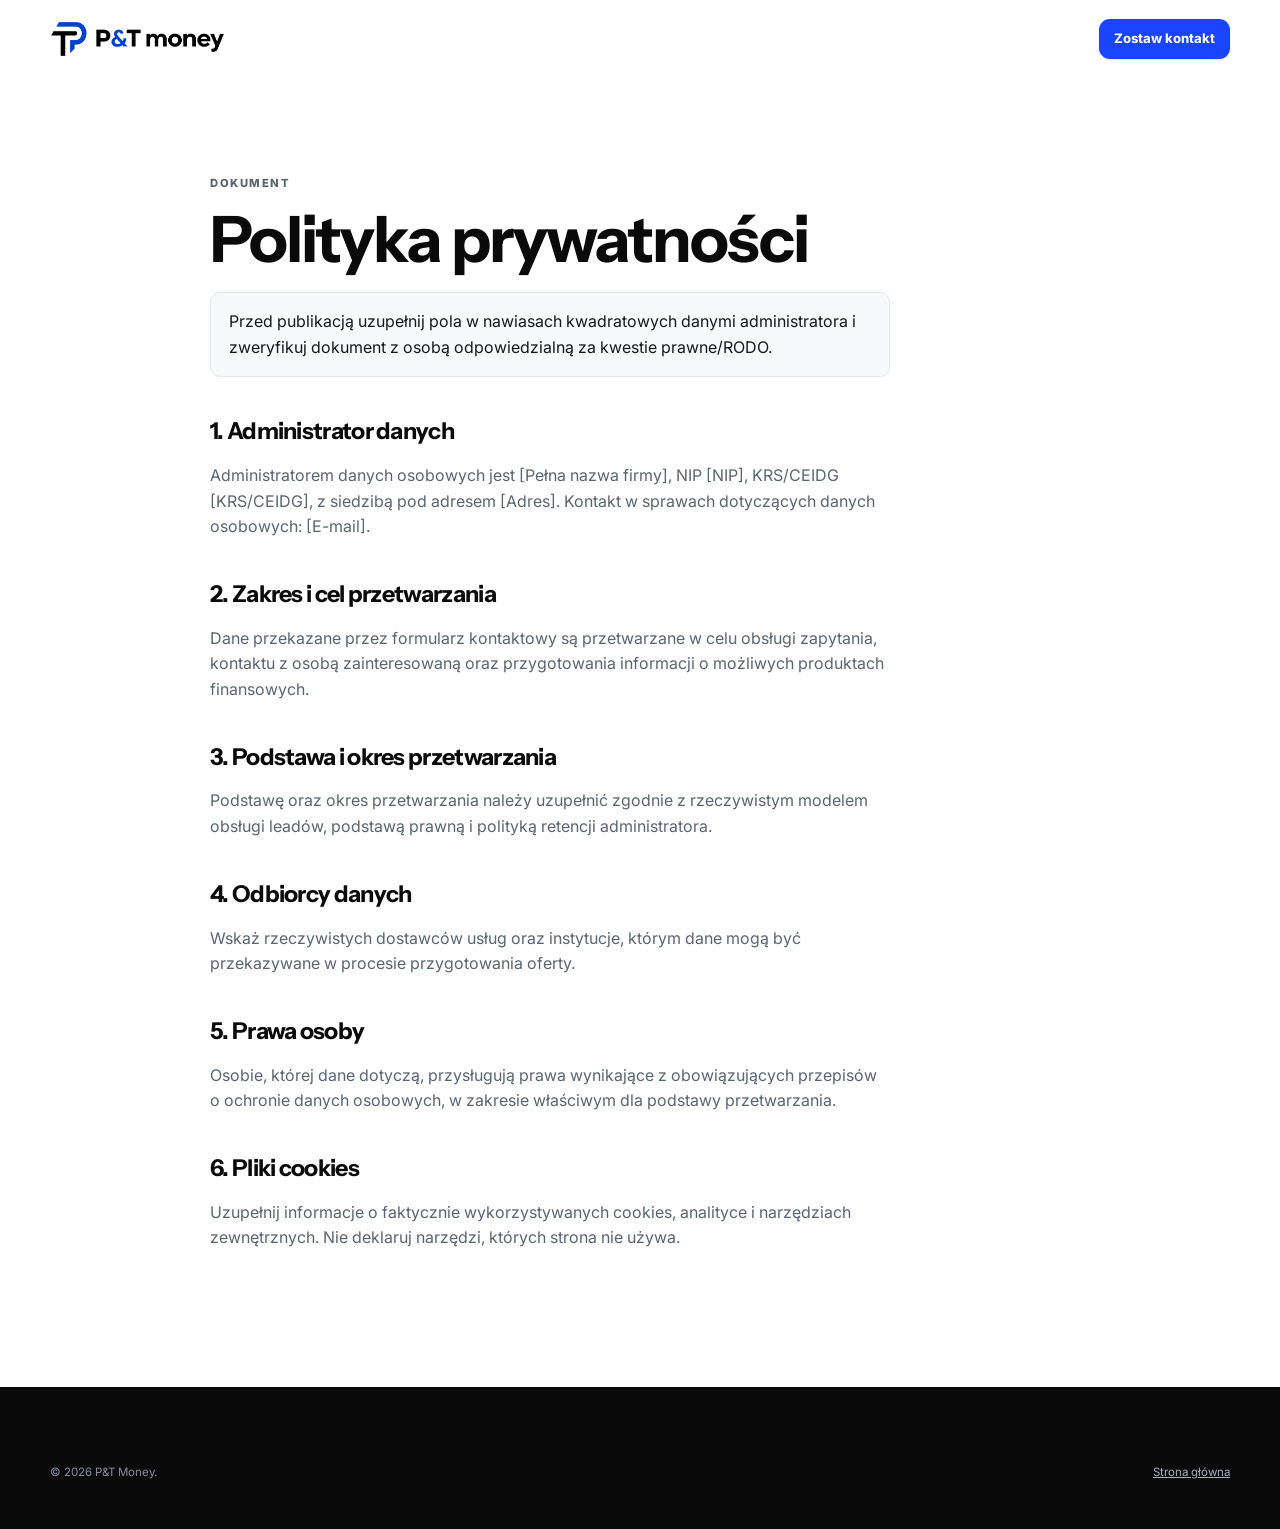
<file: polityka-prywatnosci.html>
<!doctype html>
<html lang="pl">
<head>
<meta charset="utf-8">
<meta name="viewport" content="width=device-width, initial-scale=1">
<title>Polityka prywatności | P&amp;T Money</title>
<meta name="robots" content="index,follow">
<link rel="preconnect" href="https://fonts.googleapis.com">
<link rel="preconnect" href="https://fonts.gstatic.com" crossorigin>
<link href="https://fonts.googleapis.com/css2?family=Instrument+Sans:wght@500;600;700&amp;family=Inter:wght@400;500;600;700&amp;display=swap" rel="stylesheet">
<link rel="icon" href="./logo-mark.png" type="image/png">
<link rel="stylesheet" href="./styles.css">
</head>
<body>
<header class="site-header"><div class="container header-inner"><a class="brand" href="./index.html"><img src="./logo-horizontal.png" alt="P&amp;T Money" width="174" height="36"></a><a class="btn btn--primary btn--header" style="display:inline-flex" href="./index.html#kontakt">Zostaw kontakt</a></div></header>
<main class="legal-page"><div class="legal-wrap"><p class="eyebrow">Dokument</p><h1>Polityka prywatności</h1><p class="legal-note">Przed publikacją uzupełnij pola w nawiasach kwadratowych danymi administratora i zweryfikuj dokument z osobą odpowiedzialną za kwestie prawne/RODO.</p><h2>1. Administrator danych</h2><p>Administratorem danych osobowych jest [Pełna nazwa firmy], NIP [NIP], KRS/CEIDG [KRS/CEIDG], z siedzibą pod adresem [Adres]. Kontakt w sprawach dotyczących danych osobowych: [E-mail].</p><h2>2. Zakres i cel przetwarzania</h2><p>Dane przekazane przez formularz kontaktowy są przetwarzane w celu obsługi zapytania, kontaktu z osobą zainteresowaną oraz przygotowania informacji o możliwych produktach finansowych.</p><h2>3. Podstawa i okres przetwarzania</h2><p>Podstawę oraz okres przetwarzania należy uzupełnić zgodnie z rzeczywistym modelem obsługi leadów, podstawą prawną i polityką retencji administratora.</p><h2>4. Odbiorcy danych</h2><p>Wskaż rzeczywistych dostawców usług oraz instytucje, którym dane mogą być przekazywane w procesie przygotowania oferty.</p><h2>5. Prawa osoby</h2><p>Osobie, której dane dotyczą, przysługują prawa wynikające z obowiązujących przepisów o ochronie danych osobowych, w zakresie właściwym dla podstawy przetwarzania.</p><h2>6. Pliki cookies</h2><p>Uzupełnij informacje o faktycznie wykorzystywanych cookies, analityce i narzędziach zewnętrznych. Nie deklaruj narzędzi, których strona nie używa.</p></div></main>
<footer class="site-footer"><div class="container"><div class="footer-bottom"><p>© 2026 P&amp;T Money.</p><p><a href="./index.html">Strona główna</a></p></div></div></footer>
</body></html>
</file>
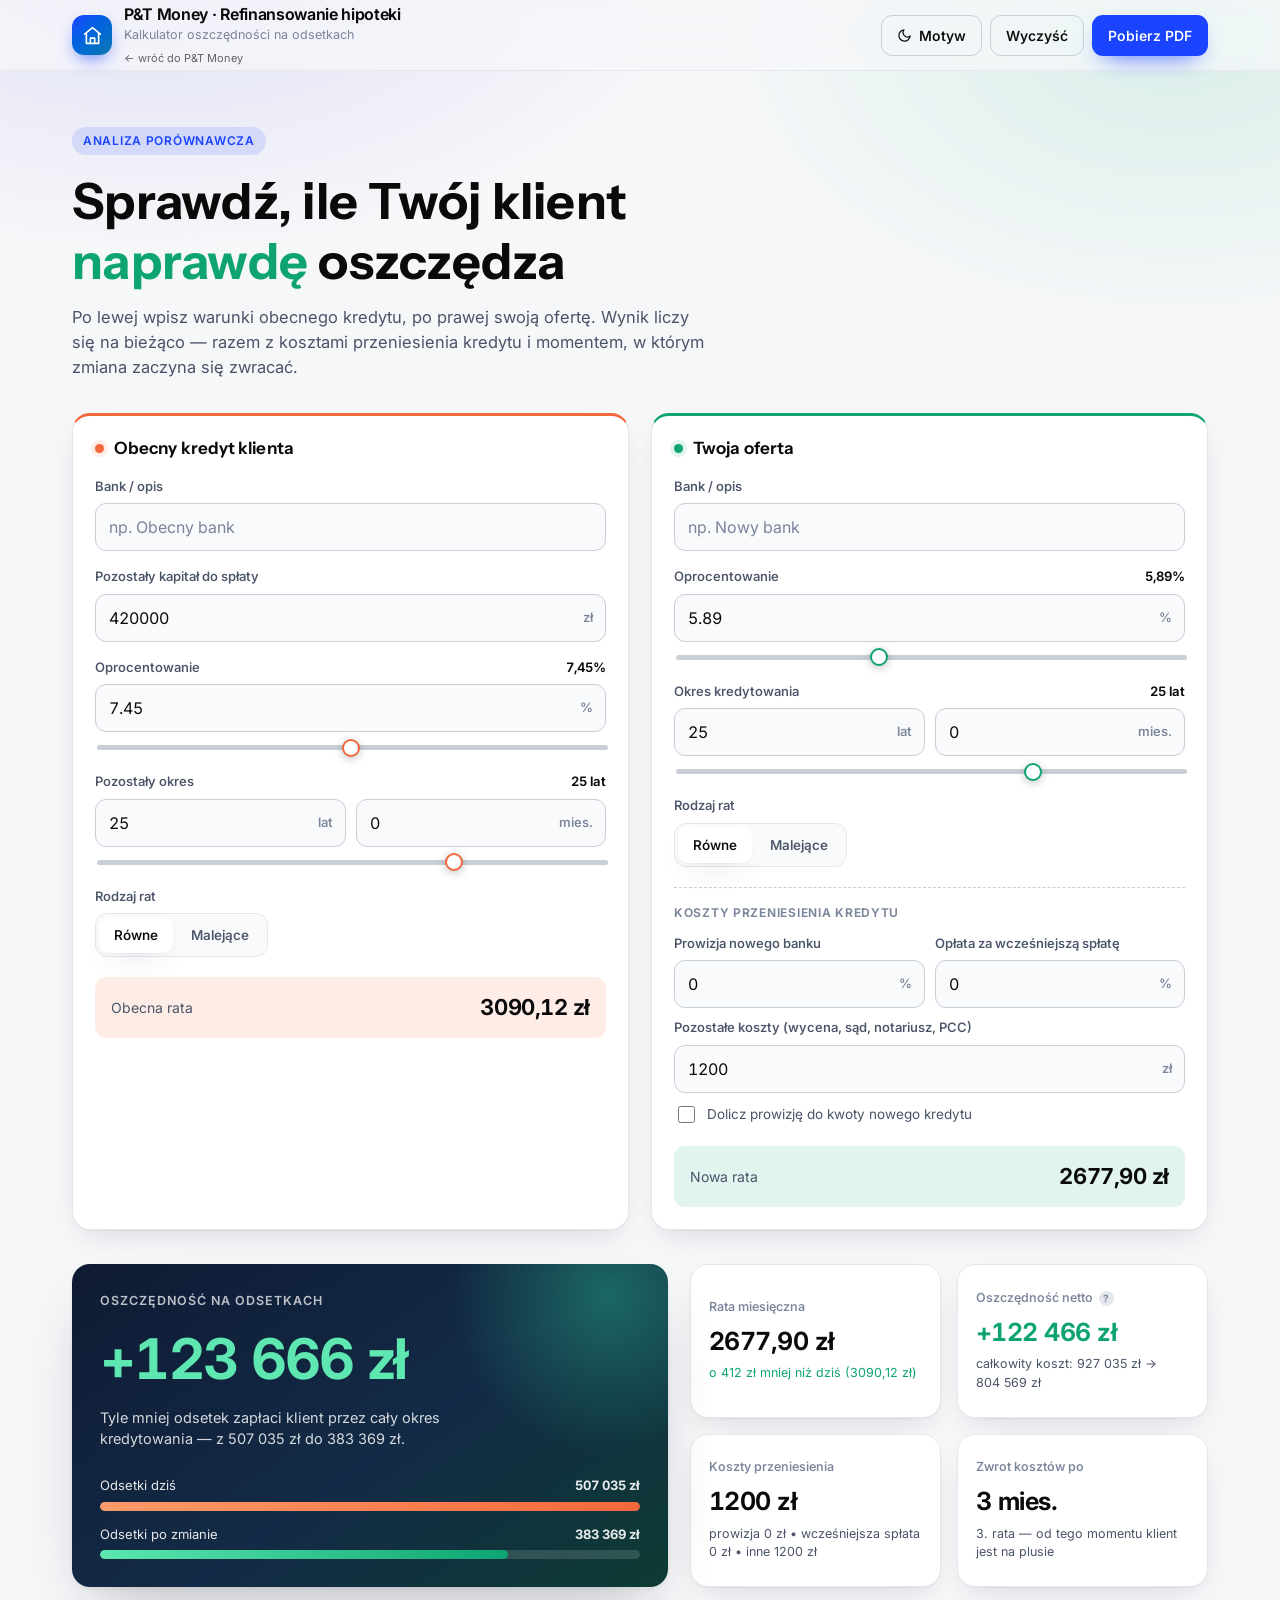
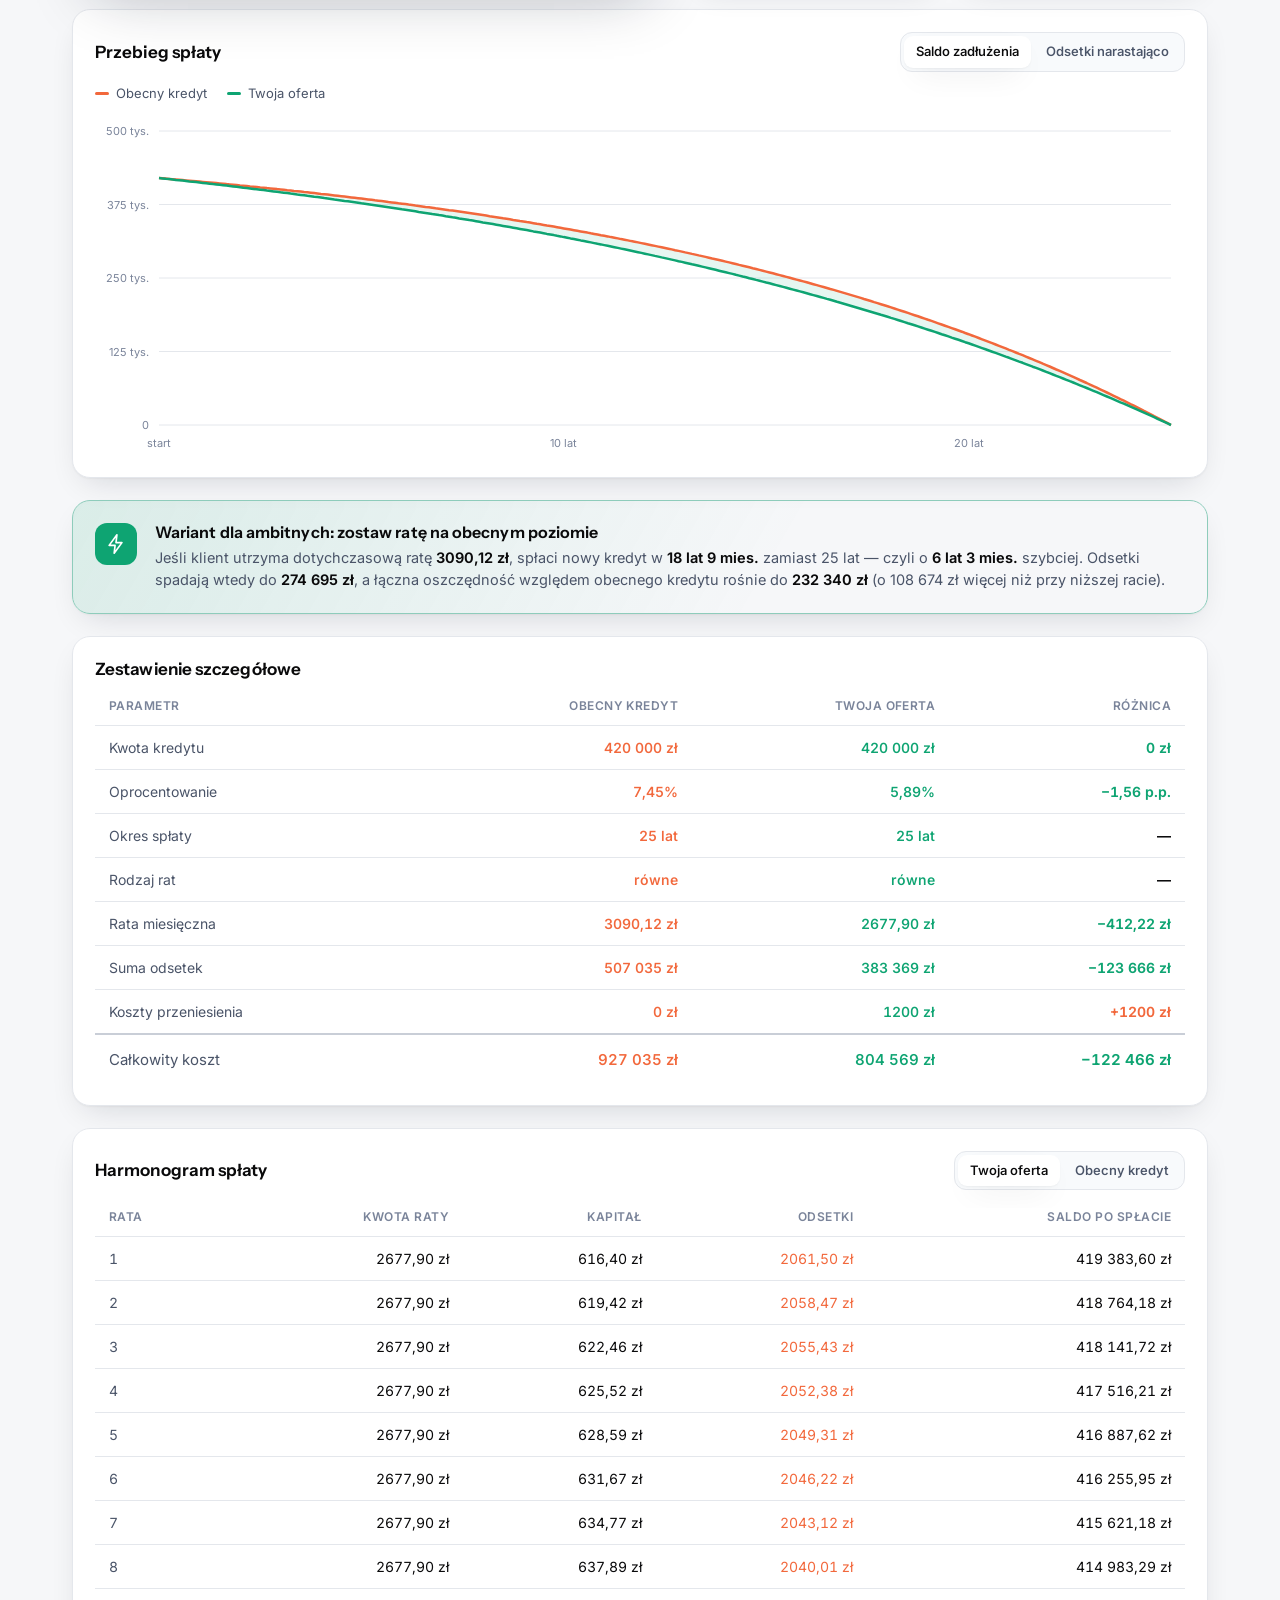
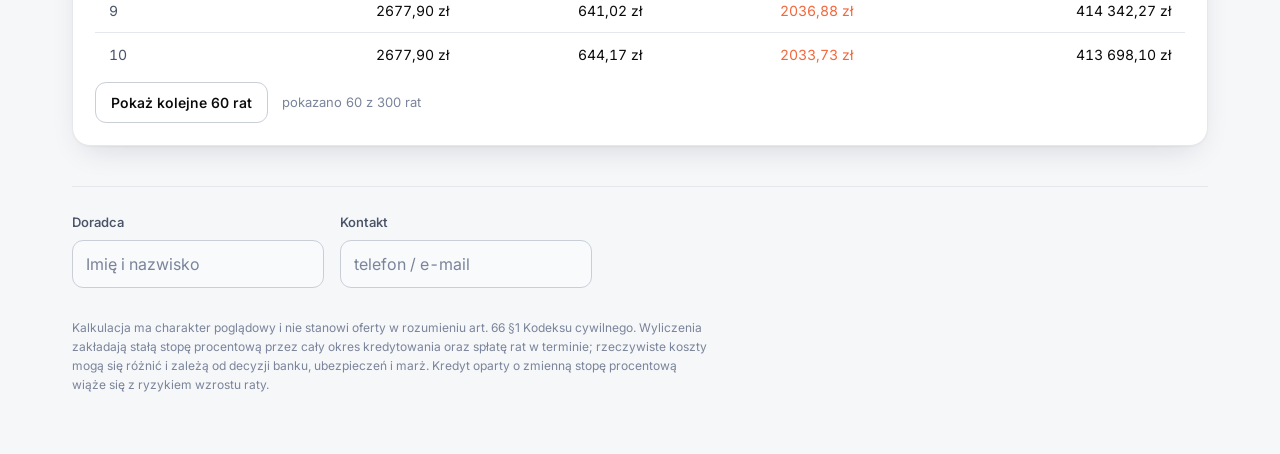
<file: refinansowanie.html>
<!DOCTYPE html>
<html lang="pl">
<head>
<meta charset="utf-8">
<meta name="viewport" content="width=device-width, initial-scale=1">
<title>P&T Money — kalkulator refinansowania hipoteki</title>
<meta name="description" content="Porównaj obecny kredyt hipoteczny z nową ofertą i zobacz, ile oszczędzasz na odsetkach.">
<link rel="preconnect" href="https://fonts.googleapis.com">
<link rel="preconnect" href="https://fonts.gstatic.com" crossorigin>
<link href="https://fonts.googleapis.com/css2?family=Instrument+Sans:wght@400..700&amp;family=Inter:wght@400..800&amp;display=swap" rel="stylesheet">
<link rel="stylesheet" href="refinansowanie.css?v=20260831-1">
</head>
<body>

<header class="topbar">
  <div class="wrap topbar__inner">
    <div class="brand">
      <div class="brand__mark" aria-hidden="true">
        <svg viewBox="0 0 24 24" fill="none" stroke="currentColor" stroke-width="1.9" stroke-linecap="round" stroke-linejoin="round">
          <path d="M3 10.5 12 3l9 7.5"/><path d="M5 9.5V21h14V9.5"/><path d="M9.5 21v-6h5v6"/>
        </svg>
      </div>
      <div>
        <div class="brand__name">P&T Money · Refinansowanie hipoteki</div>
        <div class="brand__sub">Kalkulator oszczędności na odsetkach</div><a href="index.html" style="display:inline-block;margin-top:5px;font-size:11px;color:inherit;opacity:.62;text-decoration:none">← wróć do P&T Money</a>
      </div>
    </div>
    <div class="topbar__actions">
      <button class="btn btn--ghost" id="themeBtn" type="button" title="Zmień motyw">
        <span class="ico" id="themeIco" aria-hidden="true"></span><span class="btn__txt">Motyw</span>
      </button>
      <button class="btn btn--ghost" id="resetBtn" type="button">Wyczyść</button>
      <button class="btn btn--primary" id="printBtn" type="button">Pobierz PDF</button>
    </div>
  </div>
</header>

<main class="wrap">

  <section class="hero">
    <span class="pill">Analiza porównawcza</span>
    <h1>Sprawdź, ile Twój klient <em>naprawdę</em> oszczędza</h1>
    <p>Po lewej wpisz warunki obecnego kredytu, po prawej swoją ofertę. Wynik liczy się na bieżąco — razem z kosztami przeniesienia kredytu i momentem, w którym zmiana zaczyna się zwracać.</p>
  </section>

  <section class="grid-2" aria-label="Dane wejściowe">

    <!-- OBECNY KREDYT -->
    <article class="card card--current">
      <div class="card__head">
        <span class="dot dot--current"></span>
        <h2>Obecny kredyt klienta</h2>
      </div>

      <label class="field">
        <span class="field__lab">Bank / opis</span>
        <input type="text" id="cName" placeholder="np. Obecny bank" autocomplete="off">
      </label>

      <label class="field">
        <span class="field__lab">Pozostały kapitał do spłaty</span>
        <div class="input-unit">
          <input type="number" id="cAmount" value="420000" min="0" step="1000" inputmode="numeric">
          <span class="unit">zł</span>
        </div>
      </label>

      <div class="field">
        <span class="field__lab">Oprocentowanie <b class="val" id="cRateVal">7,45%</b></span>
        <div class="input-unit">
          <input type="number" id="cRate" value="7.45" min="0" max="25" step="0.01" inputmode="decimal">
          <span class="unit">%</span>
        </div>
        <input type="range" class="slider" id="cRateS" value="7.45" min="0" max="15" step="0.05" aria-label="Oprocentowanie obecne">
      </div>

      <div class="field">
        <span class="field__lab">Pozostały okres <b class="val" id="cTermVal">25 lat</b></span>
        <div class="row-2">
          <div class="input-unit">
            <input type="number" id="cYears" value="25" min="0" max="40" step="1" inputmode="numeric">
            <span class="unit">lat</span>
          </div>
          <div class="input-unit">
            <input type="number" id="cMonths" value="0" min="0" max="11" step="1" inputmode="numeric">
            <span class="unit">mies.</span>
          </div>
        </div>
        <input type="range" class="slider" id="cYearsS" value="25" min="1" max="35" step="1" aria-label="Okres obecny">
      </div>

      <div class="field">
        <span class="field__lab">Rodzaj rat</span>
        <div class="seg" id="cType" role="group">
          <button type="button" class="seg__btn is-on" data-v="annuity">Równe</button>
          <button type="button" class="seg__btn" data-v="decreasing">Malejące</button>
        </div>
      </div>

      <div class="mini">
        <span>Obecna rata</span>
        <b id="cPayment">—</b>
      </div>
    </article>

    <!-- NOWA OFERTA -->
    <article class="card card--new">
      <div class="card__head">
        <span class="dot dot--new"></span>
        <h2>Twoja oferta</h2>
      </div>

      <label class="field">
        <span class="field__lab">Bank / opis</span>
        <input type="text" id="nName" placeholder="np. Nowy bank" autocomplete="off">
      </label>

      <div class="field">
        <span class="field__lab">Oprocentowanie <b class="val" id="nRateVal">5,89%</b></span>
        <div class="input-unit">
          <input type="number" id="nRate" value="5.89" min="0" max="25" step="0.01" inputmode="decimal">
          <span class="unit">%</span>
        </div>
        <input type="range" class="slider" id="nRateS" value="5.89" min="0" max="15" step="0.05" aria-label="Oprocentowanie nowe">
      </div>

      <div class="field">
        <span class="field__lab">Okres kredytowania <b class="val" id="nTermVal">25 lat</b></span>
        <div class="row-2">
          <div class="input-unit">
            <input type="number" id="nYears" value="25" min="0" max="40" step="1" inputmode="numeric">
            <span class="unit">lat</span>
          </div>
          <div class="input-unit">
            <input type="number" id="nMonths" value="0" min="0" max="11" step="1" inputmode="numeric">
            <span class="unit">mies.</span>
          </div>
        </div>
        <input type="range" class="slider" id="nYearsS" value="25" min="1" max="35" step="1" aria-label="Okres nowy">
      </div>

      <div class="field">
        <span class="field__lab">Rodzaj rat</span>
        <div class="seg" id="nType" role="group">
          <button type="button" class="seg__btn is-on" data-v="annuity">Równe</button>
          <button type="button" class="seg__btn" data-v="decreasing">Malejące</button>
        </div>
      </div>

      <div class="costs">
        <div class="costs__head">Koszty przeniesienia kredytu</div>
        <div class="row-2">
          <label class="field field--tight">
            <span class="field__lab">Prowizja nowego banku</span>
            <div class="input-unit">
              <input type="number" id="nFeePct" value="0" min="0" max="10" step="0.1" inputmode="decimal">
              <span class="unit">%</span>
            </div>
          </label>
          <label class="field field--tight">
            <span class="field__lab">Opłata za wcześniejszą spłatę</span>
            <div class="input-unit">
              <input type="number" id="cEarlyPct" value="0" min="0" max="10" step="0.1" inputmode="decimal">
              <span class="unit">%</span>
            </div>
          </label>
        </div>
        <label class="field field--tight">
          <span class="field__lab">Pozostałe koszty (wycena, sąd, notariusz, PCC)</span>
          <div class="input-unit">
            <input type="number" id="nOther" value="1200" min="0" step="100" inputmode="numeric">
            <span class="unit">zł</span>
          </div>
        </label>
        <label class="check">
          <input type="checkbox" id="nCredited">
          <span>Dolicz prowizję do kwoty nowego kredytu</span>
        </label>
      </div>

      <div class="mini mini--new">
        <span>Nowa rata</span>
        <b id="nPayment">—</b>
      </div>
    </article>
  </section>

  <!-- WYNIKI -->
  <section class="results" aria-label="Wyniki">
    <div class="headline" id="headline">
      <div class="headline__lab">Oszczędność na odsetkach</div>
      <div class="headline__big" id="hSavings">—</div>
      <div class="headline__sub" id="hSub">Uzupełnij dane, aby zobaczyć wynik</div>
      <div class="headline__bars">
        <div class="hbar">
          <div class="hbar__lab"><span>Odsetki dziś</span><b id="hIntA">—</b></div>
          <div class="hbar__track"><i class="hbar__fill hbar__fill--a" id="hFillA"></i></div>
        </div>
        <div class="hbar">
          <div class="hbar__lab"><span>Odsetki po zmianie</span><b id="hIntB">—</b></div>
          <div class="hbar__track"><i class="hbar__fill hbar__fill--b" id="hFillB"></i></div>
        </div>
      </div>
    </div>

    <div class="kpis">
      <div class="kpi">
        <div class="kpi__lab">Rata miesięczna</div>
        <div class="kpi__val" id="kPay">—</div>
        <div class="kpi__note" id="kPayNote">—</div>
      </div>
      <div class="kpi">
        <div class="kpi__lab">Oszczędność netto <span class="hint" title="Oszczędność na odsetkach pomniejszona o koszty przeniesienia kredytu">?</span></div>
        <div class="kpi__val" id="kNet">—</div>
        <div class="kpi__note" id="kNetNote">—</div>
      </div>
      <div class="kpi">
        <div class="kpi__lab">Koszty przeniesienia</div>
        <div class="kpi__val" id="kCost">—</div>
        <div class="kpi__note" id="kCostNote">—</div>
      </div>
      <div class="kpi">
        <div class="kpi__lab">Zwrot kosztów po</div>
        <div class="kpi__val" id="kBE">—</div>
        <div class="kpi__note" id="kBENote">—</div>
      </div>
    </div>
  </section>

  <!-- WYKRES -->
  <section class="card card--wide">
    <div class="card__head card__head--row">
      <h2>Przebieg spłaty</h2>
      <div class="seg seg--sm" id="chartMode" role="group">
        <button type="button" class="seg__btn is-on" data-v="balance">Saldo zadłużenia</button>
        <button type="button" class="seg__btn" data-v="interest">Odsetki narastająco</button>
      </div>
    </div>
    <div class="legend">
      <span><i class="lg lg--a"></i><span id="legA">Obecny kredyt</span></span>
      <span><i class="lg lg--b"></i><span id="legB">Twoja oferta</span></span>
    </div>
    <div class="chart-box">
      <svg id="chart" viewBox="0 0 900 340" preserveAspectRatio="none" role="img" aria-label="Wykres porównawczy"></svg>
      <div class="tip" id="tip" hidden></div>
    </div>
  </section>

  <!-- SCENARIUSZ: ZOSTAW STARĄ RATĘ -->
  <section class="card card--wide bonus" id="bonus" hidden>
    <div class="bonus__ico" aria-hidden="true">
      <svg viewBox="0 0 24 24" fill="none" stroke="currentColor" stroke-width="1.8" stroke-linecap="round" stroke-linejoin="round">
        <path d="M13 2 4.5 13.5H11l-1 8.5 8.5-11.5H12l1-8.5Z"/>
      </svg>
    </div>
    <div class="bonus__body">
      <h3>Wariant dla ambitnych: zostaw ratę na obecnym poziomie</h3>
      <p id="bonusTxt">—</p>
    </div>
  </section>

  <!-- SZCZEGÓŁY -->
  <section class="card card--wide">
    <div class="card__head"><h2>Zestawienie szczegółowe</h2></div>
    <div class="table-scroll">
      <table class="cmp">
        <thead>
          <tr><th>Parametr</th><th id="thA">Obecny kredyt</th><th id="thB">Twoja oferta</th><th>Różnica</th></tr>
        </thead>
        <tbody id="cmpBody"></tbody>
      </table>
    </div>
  </section>

  <!-- HARMONOGRAM -->
  <section class="card card--wide">
    <div class="card__head card__head--row">
      <h2>Harmonogram spłaty</h2>
      <div class="seg seg--sm" id="schedMode" role="group">
        <button type="button" class="seg__btn is-on" data-v="B">Twoja oferta</button>
        <button type="button" class="seg__btn" data-v="A">Obecny kredyt</button>
      </div>
    </div>
    <div class="table-scroll table-scroll--tall">
      <table class="sched">
        <thead>
          <tr><th>Rata</th><th>Kwota raty</th><th>Kapitał</th><th>Odsetki</th><th>Saldo po spłacie</th></tr>
        </thead>
        <tbody id="schedBody"></tbody>
      </table>
    </div>
    <div class="more">
      <button type="button" class="btn btn--ghost" id="moreBtn">Pokaż kolejne 60 rat</button>
      <span class="more__info" id="moreInfo"></span>
    </div>
  </section>

  <footer class="foot">
    <div class="foot__adv">
      <label class="field field--tight">
        <span class="field__lab">Doradca</span>
        <input type="text" id="advName" placeholder="Imię i nazwisko" autocomplete="off">
      </label>
      <label class="field field--tight">
        <span class="field__lab">Kontakt</span>
        <input type="text" id="advContact" placeholder="telefon / e-mail" autocomplete="off">
      </label>
    </div>
    <p class="disclaimer">Kalkulacja ma charakter poglądowy i nie stanowi oferty w rozumieniu art. 66 §1 Kodeksu cywilnego. Wyliczenia zakładają stałą stopę procentową przez cały okres kredytowania oraz spłatę rat w terminie; rzeczywiste koszty mogą się różnić i zależą od decyzji banku, ubezpieczeń i marż. Kredyt oparty o zmienną stopę procentową wiąże się z ryzykiem wzrostu raty.</p>
  </footer>
</main>

<script src="refinansowanie.js?v=20260831-1"></script>
</body>
</html>
</file>
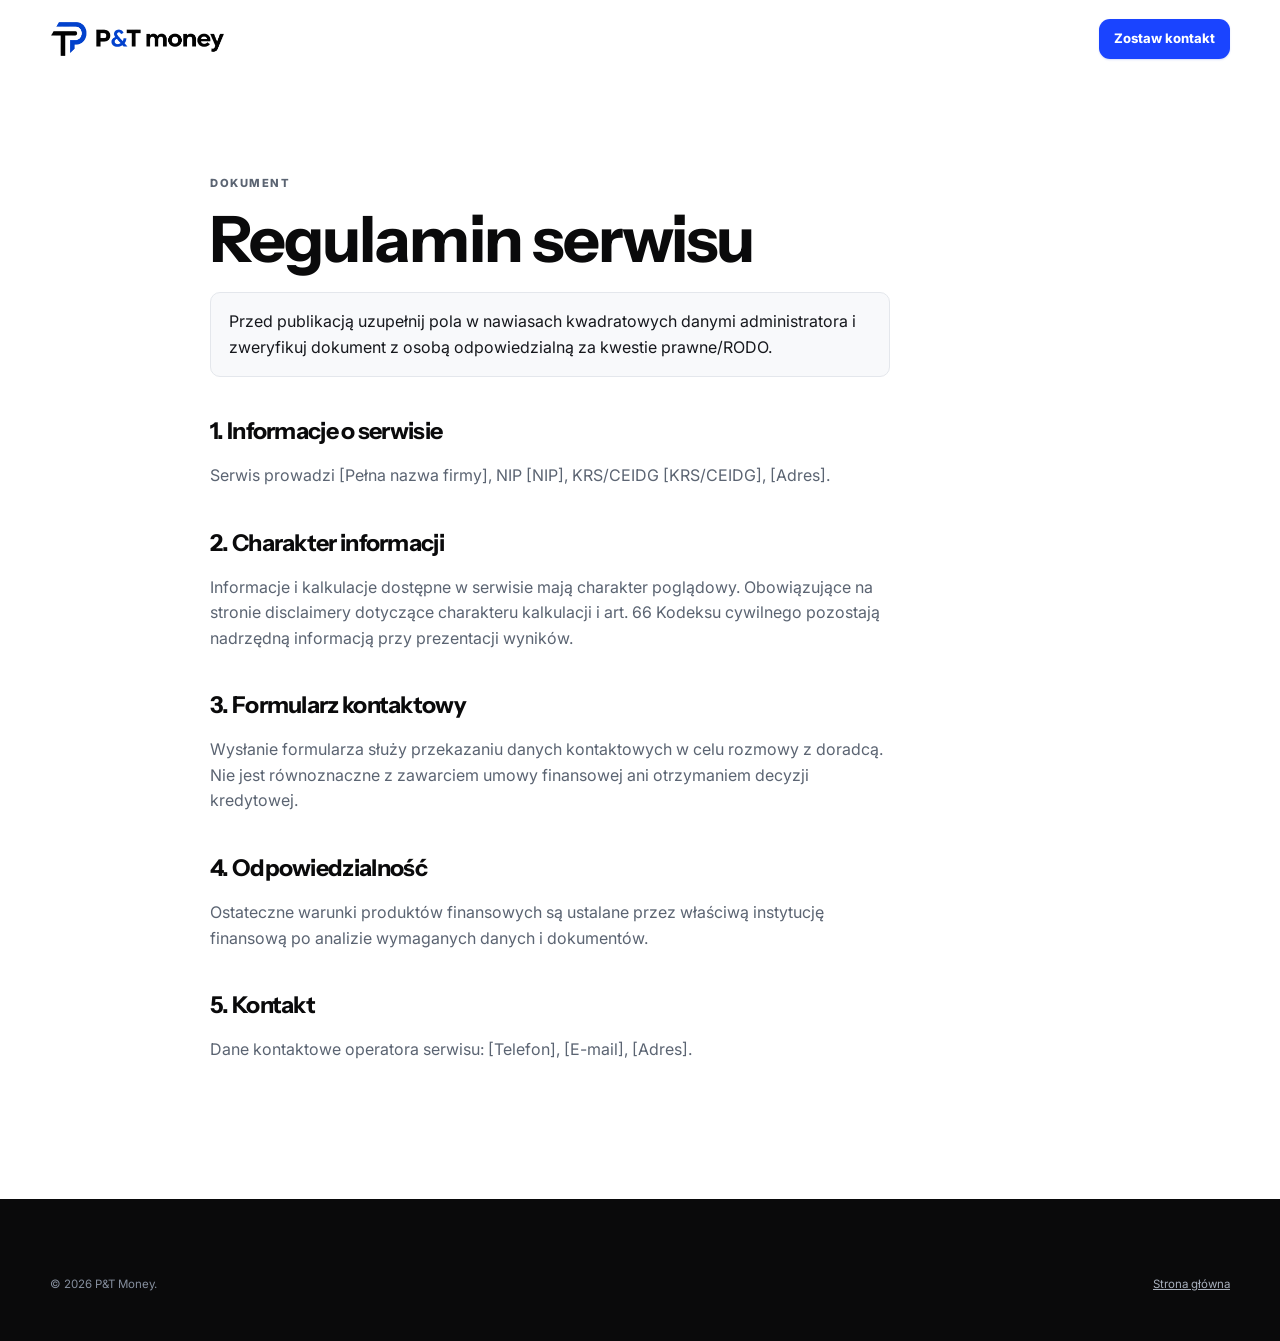
<file: regulamin.html>
<!doctype html>
<html lang="pl">
<head>
<meta charset="utf-8">
<meta name="viewport" content="width=device-width, initial-scale=1">
<title>Regulamin serwisu | P&amp;T Money</title>
<meta name="robots" content="index,follow">
<link rel="preconnect" href="https://fonts.googleapis.com">
<link rel="preconnect" href="https://fonts.gstatic.com" crossorigin>
<link href="https://fonts.googleapis.com/css2?family=Instrument+Sans:wght@500;600;700&amp;family=Inter:wght@400;500;600;700&amp;display=swap" rel="stylesheet">
<link rel="icon" href="./logo-mark.png" type="image/png">
<link rel="stylesheet" href="./styles.css">
</head>
<body>
<header class="site-header"><div class="container header-inner"><a class="brand" href="./index.html"><img src="./logo-horizontal.png" alt="P&amp;T Money" width="174" height="36"></a><a class="btn btn--primary btn--header" style="display:inline-flex" href="./index.html#kontakt">Zostaw kontakt</a></div></header>
<main class="legal-page"><div class="legal-wrap"><p class="eyebrow">Dokument</p><h1>Regulamin serwisu</h1><p class="legal-note">Przed publikacją uzupełnij pola w nawiasach kwadratowych danymi administratora i zweryfikuj dokument z osobą odpowiedzialną za kwestie prawne/RODO.</p><h2>1. Informacje o serwisie</h2><p>Serwis prowadzi [Pełna nazwa firmy], NIP [NIP], KRS/CEIDG [KRS/CEIDG], [Adres].</p><h2>2. Charakter informacji</h2><p>Informacje i kalkulacje dostępne w serwisie mają charakter poglądowy. Obowiązujące na stronie disclaimery dotyczące charakteru kalkulacji i art. 66 Kodeksu cywilnego pozostają nadrzędną informacją przy prezentacji wyników.</p><h2>3. Formularz kontaktowy</h2><p>Wysłanie formularza służy przekazaniu danych kontaktowych w celu rozmowy z doradcą. Nie jest równoznaczne z zawarciem umowy finansowej ani otrzymaniem decyzji kredytowej.</p><h2>4. Odpowiedzialność</h2><p>Ostateczne warunki produktów finansowych są ustalane przez właściwą instytucję finansową po analizie wymaganych danych i dokumentów.</p><h2>5. Kontakt</h2><p>Dane kontaktowe operatora serwisu: [Telefon], [E-mail], [Adres].</p></div></main>
<footer class="site-footer"><div class="container"><div class="footer-bottom"><p>© 2026 P&amp;T Money.</p><p><a href="./index.html">Strona główna</a></p></div></div></footer>
</body></html>
</file>
<file: styles.css>
:root {
  --white: #FFFFFF;
  --off-white: #F6F7F9;
  --ink: #0A0A0B;
  --ink-soft: #1A1C20;
  --text: #16181D;
  --text-muted: #5B6472;
  --line: #E4E7EC;
  --blue: #1A44FF;
  --blue-dark: #0F2FD4;
  --blue-tint: #EEF1FF;
  --error: #B42318;
  --shadow: 0 1px 2px rgba(10,10,11,.06), 0 8px 24px rgba(10,10,11,.06);
  --shadow-hover: 0 2px 4px rgba(10,10,11,.06), 0 16px 34px rgba(10,10,11,.09);
  --radius-sm: 10px;
  --radius: 14px;
  --radius-lg: 16px;
  --ease: cubic-bezier(.22,.7,.2,1);
  --header-h: 72px;
}

* { box-sizing: border-box; }
html { scroll-behavior: smooth; scroll-padding-top: calc(var(--header-h) + 18px); }
body {
  margin: 0;
  background: var(--white);
  color: var(--text);
  font-family: Inter, ui-sans-serif, system-ui, -apple-system, BlinkMacSystemFont, "Segoe UI", sans-serif;
  font-size: 16px;
  line-height: 1.6;
  -webkit-font-smoothing: antialiased;
  text-rendering: optimizeLegibility;
}
body.menu-open { overflow: hidden; }
img, svg { display: block; max-width: 100%; }
button, input, textarea, select { font: inherit; }
button, a { -webkit-tap-highlight-color: transparent; }
a { color: inherit; }
button { color: inherit; }
::selection { background: var(--blue); color: var(--white); }

h1, h2, h3, p { margin-top: 0; }
h1, h2, h3 {
  color: var(--ink);
  letter-spacing: -.02em;
  line-height: 1.08;
}
h1 { font-size: clamp(2.35rem, 8.2vw, 4.65rem); font-weight: 800; }
h2 { font-size: clamp(2rem, 6vw, 3.35rem); font-weight: 800; }
h3 { font-size: 1.18rem; font-weight: 750; }

:focus-visible {
  outline: 3px solid rgba(26,68,255,.34);
  outline-offset: 3px;
}

.container {
  width: min(100% - 32px, 1180px);
  margin-inline: auto;
}

.skip-link {
  position: fixed;
  z-index: 1000;
  left: 16px;
  top: 12px;
  transform: translateY(-160%);
  background: var(--ink);
  color: var(--white);
  padding: 10px 14px;
  border-radius: 8px;
  text-decoration: none;
  font-weight: 700;
}
.skip-link:focus { transform: translateY(0); }

/* Reusable */
.section { padding: 78px 0; }
.section--line { border-top: 1px solid var(--line); }
.section--muted { background: var(--off-white); }
.eyebrow {
  margin-bottom: 14px;
  color: var(--blue);
  font-size: .76rem;
  font-weight: 800;
  letter-spacing: .12em;
  text-transform: uppercase;
}
.section-heading { max-width: 680px; margin-bottom: 38px; }
.section-heading h2 { margin-bottom: 16px; }
.section-heading > p:last-child { margin-bottom: 0; color: var(--text-muted); font-size: 1.02rem; }
.section-cta { display: flex; justify-content: center; margin-top: 34px; }
.section-cta--left { justify-content: flex-start; }

.btn {
  min-height: 46px;
  display: inline-flex;
  align-items: center;
  justify-content: center;
  gap: 8px;
  border: 1px solid transparent;
  border-radius: 11px;
  padding: 12px 18px;
  font-size: .92rem;
  font-weight: 750;
  line-height: 1;
  text-decoration: none;
  cursor: pointer;
  transition: transform .22s var(--ease), background-color .22s var(--ease), border-color .22s var(--ease), box-shadow .22s var(--ease), color .22s var(--ease);
}
.btn:hover { transform: translateY(-2px); }
.btn--primary { background: var(--blue); color: var(--white); box-shadow: 0 1px 2px rgba(15,47,212,.16); }
.btn--primary:hover { background: var(--blue-dark); box-shadow: 0 8px 20px rgba(15,47,212,.18); }
.btn--ghost { background: var(--white); color: var(--ink); border-color: #C9CED7; }
.btn--ghost:hover { border-color: var(--ink); background: var(--off-white); }
.btn--light { background: var(--white); color: var(--ink); }
.btn--light:hover { background: var(--blue-tint); color: var(--blue-dark); }
.text-link {
  display: inline-flex;
  align-items: center;
  gap: 7px;
  padding: 0;
  margin-top: auto;
  border: 0;
  background: transparent;
  color: var(--blue);
  font-size: .9rem;
  font-weight: 750;
  text-decoration: none;
  cursor: pointer;
}
.text-link span { transition: transform .2s var(--ease); }
.text-link:hover span { transform: translateX(4px); }

.reveal { opacity: 1; transform: none; }
.js.reveal-ready .reveal { opacity: 0; transform: translateY(16px); transition: opacity .6s var(--ease), transform .6s var(--ease); }
.js.reveal-ready .reveal.is-visible { opacity: 1; transform: translateY(0); }

/* Header */
.site-header {
  position: sticky;
  top: 0;
  z-index: 500;
  min-height: var(--header-h);
  background: rgba(255,255,255,.91);
  border-bottom: 1px solid rgba(228,231,236,.9);
  backdrop-filter: blur(16px);
  -webkit-backdrop-filter: blur(16px);
}
.header-inner { min-height: var(--header-h); display: flex; align-items: center; justify-content: space-between; gap: 18px; }
.brand { flex: 0 0 auto; display: inline-flex; align-items: center; text-decoration: none; }
.brand img { height: 34px; width: auto; }
.desktop-nav { display: none; }
.header-actions { margin-left: auto; display: flex; align-items: center; gap: 10px; }
.header-phone { display: none; color: var(--text); font-size: .86rem; font-weight: 700; text-decoration: none; }
.btn--header { display: none; min-height: 40px; padding: 10px 14px; font-size: .82rem; }
.menu-toggle {
  width: 44px;
  height: 44px;
  display: grid;
  place-content: center;
  gap: 5px;
  border: 1px solid var(--line);
  border-radius: 10px;
  background: var(--white);
  cursor: pointer;
}
.menu-toggle span { width: 20px; height: 1.5px; background: var(--ink); transition: transform .22s var(--ease), opacity .22s var(--ease); }
.menu-toggle[aria-expanded="true"] span:nth-child(1) { transform: translateY(6.5px) rotate(45deg); }
.menu-toggle[aria-expanded="true"] span:nth-child(2) { opacity: 0; }
.menu-toggle[aria-expanded="true"] span:nth-child(3) { transform: translateY(-6.5px) rotate(-45deg); }
.mobile-nav { background: var(--white); border-top: 1px solid var(--line); box-shadow: var(--shadow); }
.mobile-nav-inner { padding-block: 10px 18px; display: grid; }
.mobile-nav a { padding: 13px 4px; border-bottom: 1px solid var(--line); color: var(--text); font-weight: 650; text-decoration: none; }
.mobile-nav a:last-child { border-bottom: 0; color: var(--blue); }

/* Hero */
.hero { padding-top: 62px; overflow: clip; }
.hero-grid { display: grid; gap: 42px; }
.hero-copy { max-width: 720px; }
.hero h1 { max-width: 780px; margin-bottom: 22px; }
.hero h1 span { color: var(--blue); }
.hero-lead { max-width: 640px; margin-bottom: 28px; color: var(--text-muted); font-size: 1.04rem; }
.hero-actions { display: flex; flex-wrap: wrap; gap: 10px; }
.hero-note { margin: 17px 0 0; display: inline-flex; align-items: center; gap: 8px; color: var(--text-muted); font-size: .84rem; font-weight: 550; }
.hero-note svg { width: 18px; height: 18px; fill: none; stroke: var(--blue); stroke-width: 1.7; }

.quick-card {
  position: relative;
  overflow: hidden;
  background: var(--ink-soft);
  color: var(--white);
  border: 1px solid #262A31;
  border-radius: var(--radius-lg);
  padding: 24px;
  box-shadow: var(--shadow-hover);
}
.quick-card::after { content: ""; position: absolute; inset: auto -36px -36px auto; width: 110px; height: 110px; border: 24px solid rgba(26,68,255,.18); border-radius: 999px; pointer-events: none; }
.quick-card-head { display: flex; align-items: flex-start; justify-content: space-between; gap: 16px; margin-bottom: 28px; }
.quick-kicker { margin: 0 0 5px; color: #AAB2C1; font-size: .77rem; font-weight: 650; }
.quick-card h2 { margin: 0; color: var(--white); font-size: .86rem; font-weight: 750; letter-spacing: .12em; }
.status-dot { width: 8px; height: 8px; margin-top: 5px; border-radius: 50%; background: var(--blue); box-shadow: 0 0 0 5px rgba(26,68,255,.14); }
.range-field { margin-bottom: 26px; }
.range-field:last-child { margin-bottom: 0; }
.range-label { display: flex; justify-content: space-between; align-items: baseline; gap: 14px; margin-bottom: 11px; }
.range-label label { font-size: .86rem; font-weight: 650; }
.range-label output { color: var(--blue); font-size: .88rem; font-weight: 800; font-variant-numeric: tabular-nums; white-space: nowrap; }
.range-field--dark .range-label label { color: #CDD2DC; }
.range-field--dark .range-label output { color: #7E98FF; }
input[type="range"] {
  --range-progress: 50%;
  width: 100%;
  height: 5px;
  appearance: none;
  -webkit-appearance: none;
  border-radius: 99px;
  outline: none;
  background: linear-gradient(to right, var(--blue) 0 var(--range-progress), #D8DCE5 var(--range-progress) 100%);
}
.range-field--dark input[type="range"] { background: linear-gradient(to right, #6E89FF 0 var(--range-progress), #3A3E47 var(--range-progress) 100%); }
input[type="range"]::-webkit-slider-thumb { -webkit-appearance: none; width: 20px; height: 20px; border-radius: 50%; background: var(--white); border: 5px solid var(--blue); box-shadow: 0 1px 3px rgba(10,10,11,.16); cursor: pointer; }
input[type="range"]::-moz-range-thumb { width: 12px; height: 12px; border-radius: 50%; background: var(--white); border: 5px solid var(--blue); box-shadow: 0 1px 3px rgba(10,10,11,.16); cursor: pointer; }
.quick-result { position: relative; z-index: 1; margin-top: 30px; padding-top: 23px; border-top: 1px solid #353943; }
.quick-result > span { display: block; margin-bottom: 9px; color: #AAB2C1; font-size: .78rem; }
.quick-result strong { display: block; color: var(--white); font-size: clamp(2.2rem, 10vw, 3.25rem); line-height: 1; letter-spacing: -.04em; font-weight: 800; font-variant-numeric: tabular-nums; }
.quick-result small, .primary-result small { font-size: .88rem; letter-spacing: 0; font-weight: 600; color: #B8C0CF; }
.fineprint { position: relative; z-index: 1; margin: 18px 0 0; color: #969FAD; font-size: .7rem; line-height: 1.55; }

/* Products */
.product-grid { display: grid; gap: 14px; }
.product-card {
  display: flex;
  min-height: 275px;
  flex-direction: column;
  padding: 22px;
  background: var(--white);
  border: 1px solid var(--line);
  border-radius: var(--radius);
  box-shadow: 0 1px 2px rgba(10,10,11,.03);
  transition: transform .25s var(--ease), border-color .25s var(--ease), box-shadow .25s var(--ease);
}
.product-card:hover { transform: translateY(-4px); border-color: rgba(26,68,255,.52); box-shadow: var(--shadow-hover); }
.product-icon { width: 40px; height: 40px; display: grid; place-items: center; margin-bottom: 22px; border-radius: 11px; background: var(--blue-tint); color: var(--blue); }
.product-icon svg { width: 23px; height: 23px; fill: none; stroke: currentColor; stroke-width: 1.5; stroke-linecap: round; stroke-linejoin: round; }
.product-tag { margin: 0 0 7px; color: var(--blue); font-size: .72rem; font-weight: 750; }
.product-card h3 { margin: 0 0 10px; }
.product-card > p:not(.product-tag) { margin: 0 0 20px; color: var(--text-muted); font-size: .89rem; line-height: 1.6; }

/* Main calculator */
.calculator-shell .section-heading { margin-bottom: 32px; }
.calculator-card { overflow: hidden; display: grid; background: var(--white); border: 1px solid var(--line); border-radius: var(--radius-lg); box-shadow: var(--shadow); }
.calculator-inputs { padding: 24px; }
.range-minmax { display: flex; justify-content: space-between; margin-top: 7px; color: #858E9D; font-size: .69rem; font-variant-numeric: tabular-nums; }
.calculator-results { background: var(--ink-soft); color: var(--white); padding: 26px 24px; }
.primary-result { padding-bottom: 22px; border-bottom: 1px solid #353943; }
.primary-result > span { display: block; color: #AAB2C1; font-size: .78rem; margin-bottom: 8px; }
.primary-result strong { display: block; font-size: clamp(2.35rem, 11vw, 3.6rem); letter-spacing: -.04em; line-height: 1; font-variant-numeric: tabular-nums; }
.result-list { margin: 20px 0 0; }
.result-list > div { display: flex; justify-content: space-between; gap: 16px; padding: 12px 0; border-bottom: 1px solid #30343D; }
.result-list dt { color: #AAB2C1; font-size: .8rem; }
.result-list dd { margin: 0; font-weight: 750; font-variant-numeric: tabular-nums; }
.fineprint--light { margin-bottom: 20px; }

/* Mortgage */
.mortgage-grid { display: grid; gap: 28px; align-items: center; }
.mortgage .section-heading { margin-bottom: 0; }
.mortgage .section-heading .btn { margin-top: 8px; }
.benefit-card { padding: 24px; border: 1px solid var(--line); border-radius: var(--radius-lg); background: var(--white); box-shadow: var(--shadow); }
.benefit-list { display: grid; gap: 17px; margin: 0; padding: 0; list-style: none; }
.benefit-list li { display: flex; align-items: flex-start; gap: 12px; font-size: .92rem; font-weight: 600; }
.benefit-list svg { width: 20px; height: 20px; margin-top: 2px; flex: 0 0 auto; fill: none; stroke: var(--blue); stroke-width: 1.8; stroke-linecap: round; stroke-linejoin: round; }
.refi-visual { margin-top: 26px; padding-top: 24px; border-top: 1px solid var(--line); }
.refi-bars { height: 74px; display: flex; align-items: flex-end; gap: 9px; }
.refi-bars span { flex: 1; border-radius: 6px 6px 2px 2px; background: var(--blue-tint); border: 1px solid #DDE3FF; }
.refi-bars span:nth-child(1) { height: 76%; }
.refi-bars span:nth-child(2) { height: 61%; }
.refi-bars span:nth-child(3) { height: 47%; }
.refi-bars span:nth-child(4) { height: 34%; background: var(--blue); border-color: var(--blue); }
.refi-line { display: grid; grid-template-columns: auto 1fr auto; align-items: center; gap: 10px; margin-top: 16px; color: var(--text-muted); font-size: .75rem; font-weight: 700; font-variant-numeric: tabular-nums; }
.refi-line svg { width: 100%; height: 38px; }
.refi-line path { fill: none; stroke: var(--blue); stroke-width: 2; stroke-linecap: round; }

/* Process */
.process-grid { display: grid; border-top: 1px solid var(--line); }
.process-step { position: relative; padding: 26px 0; border-bottom: 1px solid var(--line); }
/* Numer kroku jako spokojne oznaczenie z kreską, a nie ozdobna cyfra.
   Dmuchane cyfry z obrysem to element, który zdradza szablon. */
.step-number { display: flex; align-items: center; gap: 12px; margin-bottom: 20px;
  color: var(--text-muted); font-size: .72rem; font-weight: 600; letter-spacing: .14em;
  font-variant-numeric: tabular-nums; }
.step-number::after { content: ""; flex: 1; height: 1px; background: var(--line); }
.process-step h3 { margin-bottom: 10px; }
.process-step p { margin: 0; color: var(--text-muted); font-size: .9rem; }

/* Stats */
.stats-band { background: var(--ink-soft); color: var(--white); padding: 68px 0; }
.eyebrow--on-dark { color: #8098FF; }
.stats-copy h2 { max-width: 560px; margin-bottom: 38px; color: var(--white); font-size: clamp(1.9rem, 7vw, 3rem); }
.stats-grid { display: grid; grid-template-columns: repeat(2, 1fr); border-top: 1px solid #343840; border-left: 1px solid #343840; }
.stat { min-height: 132px; padding: 20px 18px; border-right: 1px solid #343840; border-bottom: 1px solid #343840; }
.stat strong { display: block; margin-bottom: 5px; color: var(--white); font-size: clamp(1.65rem, 7vw, 2.8rem); line-height: 1; letter-spacing: -.04em; font-variant-numeric: tabular-nums; }
.stat span { color: #AAB2C1; font-size: .76rem; line-height: 1.4; }
.stats-band .section-cta { margin-top: 30px; }

/* Contact */
.contact-grid { display: grid; gap: 38px; align-items: start; }
.contact-copy h2 span { color: var(--blue); }
.contact-copy > p:not(.eyebrow) { max-width: 540px; color: var(--text-muted); }
.trust-list { display: grid; gap: 18px; margin: 30px 0 0; padding: 0; list-style: none; }
.trust-list li { display: flex; gap: 13px; }
.trust-list svg { width: 23px; height: 23px; flex: 0 0 auto; margin-top: 2px; fill: none; stroke: var(--blue); stroke-width: 1.5; stroke-linecap: round; stroke-linejoin: round; }
.trust-list strong, .trust-list span { display: block; }
.trust-list strong { margin-bottom: 2px; font-size: .9rem; }
.trust-list span { color: var(--text-muted); font-size: .8rem; }
.form-card { padding: 22px; background: var(--white); border: 1px solid var(--line); border-radius: var(--radius-lg); box-shadow: var(--shadow); }
.form-grid { display: grid; gap: 16px; }
.field { min-width: 0; }
.field label { display: block; margin-bottom: 7px; color: var(--text); font-size: .78rem; font-weight: 700; }
.field label > span:not(.optional) { color: var(--blue); }
.optional { color: var(--text-muted); font-weight: 500; }
.field input, .field select, .field textarea {
  width: 100%;
  border: 1px solid #CCD2DB;
  border-radius: 10px;
  background: var(--white);
  color: var(--text);
  padding: 12px 13px;
  outline: none;
  transition: border-color .18s var(--ease), box-shadow .18s var(--ease), background .18s var(--ease);
}
.field input, .field select { min-height: 46px; }
.field textarea { resize: vertical; min-height: 102px; }
.field input:focus, .field select:focus, .field textarea:focus { border-color: var(--blue); box-shadow: 0 0 0 3px rgba(26,68,255,.1); }
.field.is-invalid input, .field.is-invalid select, .field.is-invalid textarea { border-color: var(--error); background: #FFF9F8; }
.field-error { display: none; margin: 5px 0 0; color: var(--error); font-size: .72rem; line-height: 1.4; }
.field.is-invalid .field-error, .consent-wrap.is-invalid .field-error { display: block; }
.consent-wrap { margin-top: 18px; }
.consent { display: grid; grid-template-columns: 18px 1fr; gap: 10px; align-items: start; color: var(--text-muted); font-size: .72rem; line-height: 1.55; }
.consent input { width: 18px; height: 18px; margin: 2px 0 0; accent-color: var(--blue); }
.consent a { color: var(--blue-dark); }
.btn--submit { width: 100%; margin-top: 20px; min-height: 50px; }
.form-note { margin: 9px 0 0; color: var(--text-muted); text-align: center; font-size: .72rem; }
.form-success { display: flex; align-items: flex-start; gap: 10px; margin-top: 16px; padding: 13px; border: 1px solid #C9D2FF; border-radius: 10px; background: var(--blue-tint); color: #152A91; font-size: .8rem; font-weight: 650; }
.form-success[hidden] { display: none; }
.form-success svg { width: 20px; height: 20px; flex: 0 0 auto; fill: none; stroke: var(--blue); stroke-width: 1.7; }

/* FAQ */
.faq-wrap { max-width: 900px; }
.faq-list { border-top: 1px solid var(--line); }
.faq-item { border-bottom: 1px solid var(--line); }
.faq-item h3 { margin: 0; }
.faq-button { width: 100%; display: flex; align-items: center; justify-content: space-between; gap: 18px; padding: 20px 0; border: 0; background: transparent; color: var(--ink); text-align: left; font-size: .98rem; font-weight: 700; cursor: pointer; }
.faq-button svg { width: 20px; height: 20px; flex: 0 0 auto; fill: none; stroke: var(--blue); stroke-width: 1.6; transition: transform .22s var(--ease); }
.faq-button[aria-expanded="true"] svg { transform: rotate(45deg); }
.faq-panel { padding: 0 34px 20px 0; }
.faq-panel p { margin: 0; color: var(--text-muted); font-size: .9rem; }

/* Footer */
.site-footer { padding: 56px 0 96px; background: #0E0F12; color: #C9CFDA; }
.footer-grid { display: grid; gap: 36px; }
.footer-brand { max-width: 440px; }
.footer-logo { display: inline-flex; align-items: center; gap: 10px; color: var(--white); text-decoration: none; font-size: 1.08rem; font-weight: 750; }
.footer-logo img { width: 44px; height: 40px; object-fit: contain; padding: 4px; border-radius: 8px; background: #fff; }
.footer-logo strong { color: #7690FF; }
.footer-brand p { margin: 18px 0 0; color: #949CAA; font-size: .83rem; }
.footer-col { display: grid; align-content: start; gap: 8px; }
.footer-col h2 { margin: 0 0 8px; color: var(--white); font-size: .78rem; letter-spacing: .04em; text-transform: uppercase; }
.footer-col a { color: #A8B0BD; font-size: .82rem; text-decoration: none; }
.footer-col a:hover { color: var(--white); }
.footer-bottom { display: grid; gap: 8px; margin-top: 38px; padding-top: 22px; border-top: 1px solid #272A31; color: #858E9D; font-size: .72rem; }
.footer-bottom p { margin: 0; }
.footer-bottom a { color: #A8B0BD; }
.footer-disclaimer { margin: 22px 0 0; padding-top: 20px; border-top: 1px solid #272A31; color: #747D8B; font-size: .65rem; line-height: 1.55; }

/* Sticky mobile actions */
.mobile-bottom-bar {
  position: fixed;
  z-index: 450;
  left: 0;
  right: 0;
  bottom: 0;
  display: grid;
  grid-template-columns: .9fr 1.1fr;
  gap: 8px;
  padding: 10px 12px max(10px, env(safe-area-inset-bottom));
  background: rgba(255,255,255,.95);
  border-top: 1px solid var(--line);
  backdrop-filter: blur(14px);
  -webkit-backdrop-filter: blur(14px);
}
.mobile-bottom-bar .btn { min-height: 44px; padding: 10px 12px; }

/* 640px */
@media (min-width: 640px) {
  .container { width: min(100% - 48px, 1180px); }
  .section { padding: 92px 0; }
  .brand img { height: 36px; }
  .btn--header { display: inline-flex; }
  .hero { padding-top: 74px; }
  .hero-lead { font-size: 1.08rem; }
  .quick-card { padding: 30px; }
  .product-grid { grid-template-columns: repeat(2, minmax(0, 1fr)); gap: 18px; }
  .product-card { padding: 25px; }
  .calculator-inputs, .calculator-results { padding: 30px; }
  .mortgage-grid { grid-template-columns: 1.05fr .95fr; gap: 48px; }
  .process-grid { grid-template-columns: repeat(3, 1fr); border-left: 1px solid var(--line); }
  .process-step { padding: 26px 22px; border-right: 1px solid var(--line); }
  .stats-grid { grid-template-columns: repeat(4, 1fr); }
  .stat { min-height: 150px; padding: 24px 20px; }
  .form-card { padding: 30px; }
  .form-grid { grid-template-columns: repeat(2, minmax(0, 1fr)); }
  .field--full { grid-column: 1 / -1; }
  .footer-grid { grid-template-columns: 1.5fr 1fr 1fr; }
  .footer-brand { grid-column: 1 / -1; }
  .footer-bottom { grid-template-columns: 1fr auto; align-items: center; }
}

/* 900px */
@media (min-width: 900px) {
  :root { --header-h: 78px; }
  .section { padding: 110px 0; }
  .desktop-nav { display: flex; align-items: center; gap: 22px; margin-left: auto; }
  .desktop-nav a { position: relative; color: #343A43; font-size: .8rem; font-weight: 650; text-decoration: none; }
  .desktop-nav a::after { content: ""; position: absolute; left: 0; right: 100%; bottom: -7px; height: 2px; background: var(--blue); transition: right .2s var(--ease); }
  .desktop-nav a:hover::after { right: 0; }
  .menu-toggle, .mobile-nav { display: none !important; }
  .header-actions { margin-left: 8px; }
  .header-phone { display: inline-block; }
  .hero { padding-top: 88px; padding-bottom: 100px; }
  .hero-grid { grid-template-columns: minmax(0, 1.08fr) minmax(390px, .92fr); gap: 52px; align-items: center; }
  .hero h1 { font-size: clamp(3.4rem, 6vw, 4.65rem); }
  .product-grid { grid-template-columns: repeat(3, minmax(0, 1fr)); }
  .product-card { min-height: 300px; }
  .calculator-card { grid-template-columns: minmax(0, 1.08fr) minmax(340px, .92fr); }
  .calculator-results { display: flex; flex-direction: column; justify-content: center; }
  .contact-grid { grid-template-columns: minmax(0, .84fr) minmax(480px, 1.16fr); gap: 70px; }
  .contact-copy { position: sticky; top: 118px; }
  .footer-grid { grid-template-columns: 2fr 1fr 1fr 1.1fr; gap: 42px; }
  .footer-brand { grid-column: auto; }
  .mobile-bottom-bar { display: none; }
  .site-footer { padding-bottom: 48px; }
}

/* 1180px */
@media (min-width: 1180px) {
  .container { width: min(100% - 64px, 1180px); }
  .desktop-nav { gap: 28px; }
  .header-actions { gap: 15px; }
  .hero-grid { gap: 72px; }
  .hero h1 { font-size: 4.7rem; }
  .product-grid { gap: 20px; }
  .product-card { padding: 28px; }
  .calculator-inputs, .calculator-results { padding: 38px; }
  .benefit-card { padding: 34px; }
  .process-step { padding: 32px 28px; }
}

@media (prefers-reduced-motion: reduce) {
  html { scroll-behavior: auto; }
  *, *::before, *::after { animation-duration: .001ms !important; animation-iteration-count: 1 !important; transition-duration: .001ms !important; }
  .site-intro { display: none !important; }
  .reveal, .js.reveal-ready .reveal { opacity: 1 !important; transform: none !important; }
}

/* ===== Agency visual pass / scroll-scrub intro ===== */
:root {
  --heading-font: "Instrument Sans", Inter, ui-sans-serif, system-ui, sans-serif;
  --body-font: Inter, ui-sans-serif, system-ui, -apple-system, BlinkMacSystemFont, "Segoe UI", sans-serif;
  --shadow: 0 1px 2px rgba(10,10,11,.05), 0 12px 32px rgba(10,10,11,.06);
  --shadow-hover: 0 1px 2px rgba(10,10,11,.06), 0 16px 36px rgba(10,10,11,.08);
}
body { font-family: var(--body-font); }
h1,h2,h3,.intro-headline { font-family: var(--heading-font); letter-spacing: -.03em; }
h1 { line-height: 1.02; font-weight: 700; }
h2 { line-height: 1.06; font-weight: 700; }
h3 { line-height: 1.12; font-weight: 650; }
p { max-width: 68ch; }
.range-label output,.quick-result strong,.primary-result strong,.result-list dd,.stat strong,.step-number { font-variant-numeric: tabular-nums; letter-spacing: .01em; }

/* Header: crisp, not glassy. */
.site-header { background: #fff; border-bottom-color: transparent; backdrop-filter: none; -webkit-backdrop-filter: none; transition: min-height .2s var(--ease), border-color .2s var(--ease), box-shadow .2s var(--ease); }
.header-inner { transition: min-height .2s var(--ease); }
.site-header.is-compact { border-bottom-color: var(--line); box-shadow: 0 1px 0 rgba(10,10,11,.02); }
.site-header.is-compact .header-inner { min-height: 62px; }
.site-header.is-compact .brand img { height: 30px; }
.desktop-nav a::after { right: auto; width: 0; transition: width .2s var(--ease); }
.desktop-nav a:hover::after,.desktop-nav a:focus-visible::after { width: 100%; }

/* Editorial section rhythm. */
.section { padding-block: 96px; }
.section--muted { background: #fff; border-top: 1px solid var(--line); }
.section-heading { max-width: none; display: grid; grid-template-columns: minmax(0,1.35fr) minmax(260px,.65fr); column-gap: 48px; align-items: end; margin-bottom: 48px; }
.section-heading .eyebrow { grid-column: 1 / -1; }
.section-heading h2 { grid-column: 1; max-width: 760px; margin: 0; }
.section-heading > p:last-child:not(.eyebrow) { grid-column: 2; max-width: 34em; margin: 0 0 4px; }
.eyebrow { color: #596273; font-size: .7rem; letter-spacing: .14em; }
.hero .eyebrow,.contact-copy .eyebrow,.mortgage .eyebrow { color: var(--blue); }

/* Hero: typography leads, calculator is restrained. */
.hero { padding-top: 78px; padding-bottom: 112px; }
.hero h1 { font-size: clamp(3.45rem, 6vw, 4rem); }
.hero-lead { max-width: 36em; font-size: 1.05rem; }
.quick-card { background: #0A0A0B; border-color: #222328; border-radius: 12px; box-shadow: var(--shadow); }
.quick-card::after,.status-dot { box-shadow: none; }
.quick-card::after { display: none; }

/* Products: mixed-width financial catalogue instead of equal AI cards. */
.product-grid { grid-template-columns: repeat(6, minmax(0,1fr)); gap: 0; border-top: 1px solid var(--line); }
.product-card { grid-column: span 2; min-height: 270px; padding: 28px 26px 26px; border: 0; border-right: 1px solid var(--line); border-bottom: 1px solid var(--line); border-radius: 0; box-shadow: none; background: #fff; }
.product-card:nth-child(1),.product-card:nth-child(2) { grid-column: span 3; }
.product-card:nth-child(3),.product-card:nth-child(6) { border-left: 1px solid var(--line); }
.product-card:hover { transform: translateY(-3px); box-shadow: var(--shadow-hover); z-index: 2; }
.product-icon { width: 22px; height: 22px; margin-bottom: 24px; padding: 0; border: 0; border-radius: 0; background: transparent; color: var(--ink); }
.product-icon svg { width: 22px; height: 22px; stroke-width: 1.5; }
.product-tag { color: #747C88; font-size: .7rem; letter-spacing: .06em; text-transform: uppercase; }
.product-card > p:not(.product-tag) { max-width: 34em; }

.calculator-card,.form-card,.benefit-card { border-radius: 12px; box-shadow: var(--shadow); }
.calculator-card { overflow: hidden; border-color: var(--line); }
.calculator-results { background: #0A0A0B; color: #E8EAED; }
.calculator-results .fineprint { color: #9EA5B1; }

.mortgage { border-top: 1px solid var(--line); }
.benefit-card { background: #fff; }
.refi-visual { background: #F7F8FA; }

.process-grid { border-top-color: var(--line); }
.process-step { min-height: 215px; }
.step-number { color: var(--text-muted); }
.stats-band { background: #0A0A0B; color: #E8EAED; padding: 86px 0; }
.stats-copy h2 { color: #E8EAED; }
.stats-date { margin: 16px 0 0; color: #737B88; font-size: .7rem; letter-spacing: .04em; }

.contact-section { border-top: 1px solid var(--line); }
.contact-copy h2 span { color: var(--ink); }
.form-note { max-width: 52ch; margin-inline: auto; line-height: 1.5; }
.form-success { background: #F5F7FF; border-color: #D9DFFF; }

/* Footer trust / registration data. */
.site-footer { background: #0A0A0B; color: #E8EAED; }
.footer-registry { display: flex; flex-wrap: wrap; gap: 10px 26px; margin-top: 38px; padding: 18px 0; border-top: 1px solid #25272C; border-bottom: 1px solid #25272C; color: #A9AFB8; font-size: .73rem; font-variant-numeric: tabular-nums; }
.footer-bottom { border-top: 0; margin-top: 20px; padding-top: 0; }

/* No blur party on mobile bar. */
.mobile-bottom-bar { background: rgba(255,255,255,.98); backdrop-filter: none; -webkit-backdrop-filter: none; }

/* Reveal: once, short and quiet. */
.js.reveal-ready .reveal { transform: translateY(14px); transition: opacity .5s var(--ease), transform .5s var(--ease); }

@media (max-width: 899px) {
  .js-intro .intro-spacer { height: 60vh; }
  .intro-monogram { width: 128px; }
  .section { padding-block: 78px; }
  .section-heading { display: block; margin-bottom: 36px; }
  .section-heading h2 { margin-bottom: 14px; }
  .product-grid { grid-template-columns: 1fr; }
  .product-card,.product-card:nth-child(1),.product-card:nth-child(2) { grid-column: 1; border-left: 1px solid var(--line); border-right: 1px solid var(--line); min-height: 0; }
  .hero h1 { font-size: clamp(2.8rem, 12vw, 3.8rem); }
}

@media (min-width: 900px) {
  .section { padding-block: 118px; }
  .hero { padding-top: 96px; padding-bottom: 126px; }
  .hero h1 { font-size: clamp(3.5rem, 5.1vw, 4rem); }
}

@media (prefers-reduced-motion: reduce) {
  .js-intro .site-intro,.js-intro .intro-spacer { display: none !important; height: 0 !important; }
  .js-intro .hero-grid { opacity: 1 !important; transform: none !important; }
}


/* ===== Production fixes: intro, conversion, trust ===== */
.site-intro { display: none; }
.intro-spacer { display: none; height: 0; }
.js-intro .site-intro {
  position: fixed;
  inset: 0;
  z-index: 2000;
  display: flex;
  align-items: center;
  justify-content: center;
  background: #fff;
  opacity: 1;
  clip-path: inset(0 0 0% 0);
  will-change: opacity, clip-path;
}
.js-intro .intro-spacer { display: block; height: 100vh; }
.intro-center { display: grid; justify-items: center; gap: 22px; }
.intro-monogram { width: 180px; height: auto; object-fit: contain; transform-origin: 50% 50%; will-change: transform; }
.intro-copy { width: 100%; text-align: center; will-change: transform, opacity, filter; }
/* Ekran wejścia ma udawać gotowy ekran główny, a nie planszę ładowania:
   ta sama zapowiedź co w hero, ta sama typografia, żadnego napisu „Przewiń".
   Dopiero przewinięcie ujawnia, że pod spodem jest cała strona. */
.intro-headline { margin: 0 auto 16px; max-width: 26ch; font: 700 clamp(1.9rem,4vw,3.1rem)/1.1 var(--heading-font); letter-spacing: -.035em; color: var(--ink); text-wrap: balance; }
.intro-headline span { display: inline-block; margin-top: .18em; color: var(--text-muted); font-weight: 600; font-size: .82em; }
.intro-subtitle { margin: 0; color: #697180; font-size: .86rem; letter-spacing: .035em; }
/* Zamiast etykiety „Przewiń" — cienka kreska, która ledwie sugeruje ruch. */
.intro-scroll { position: absolute; left: 50%; bottom: 42px; display: grid; justify-items: center; transform: translateX(-50%); color: #C2C7D0; will-change: transform, opacity, filter; }
.intro-scroll i { display: block; width: 1px; height: 46px; background: linear-gradient(180deg, transparent, currentColor); animation: introLine 2s var(--ease) infinite; }
@keyframes introLine { 0%,100% { opacity: .35; transform: scaleY(.72); transform-origin: top; } 50% { opacity: 1; transform: scaleY(1); transform-origin: top; } }
@keyframes introPulse { 50% { opacity:.35; transform:translateY(3px); } }
.js-intro .hero-grid { opacity: 0; transform: translateY(28px) scale(1.02); transform-origin: 50% 0; will-change: transform, opacity; }
.intro-docked #headerLogo { opacity: 1; }

.contact-placeholder { display: none !important; }
.header-actions:has(.contact-placeholder) { gap: 10px; }

.form-primary { display:grid; gap:16px; }
.form-details { margin-top:16px; border-top:1px solid var(--line); }
.form-details summary { min-height:48px; display:flex; align-items:center; justify-content:space-between; gap:12px; cursor:pointer; color:var(--ink); font-weight:700; font-size:.9rem; list-style:none; }
.form-details summary::-webkit-details-marker { display:none; }
.form-details summary::after { content:"+"; color:var(--blue); font-size:1.15rem; font-weight:500; }
.form-details[open] summary::after { content:"−"; }
.form-details-grid { display:grid; gap:16px; padding:4px 0 2px; }
.form-details .field { animation:none; }
.form-card .field input,.form-card .field select,.form-card .field textarea { min-height:48px; }
.form-card textarea { min-height:112px; }
.form-success { margin-top:16px; }

.product-card .text-link { min-height:44px; align-items:center; }
.mobile-bottom-bar:has(.contact-placeholder) { grid-template-columns:1fr; }

.legal-page { padding: 96px 0 120px; }
.legal-page .legal-wrap { width:min(100% - 32px,860px); margin-inline:auto; }
.legal-page h1 { font-size:clamp(2.5rem,7vw,4rem); margin-bottom:20px; }
.legal-page h2 { font-size:1.45rem; margin-top:42px; }
.legal-page p,.legal-page li { color:var(--text-muted); max-width:68ch; }
.legal-page .legal-note { padding:16px 18px; border:1px solid var(--line); background:#F8F9FB; border-radius:10px; color:var(--text); }

@media (max-width: 899px) {
  .js-intro .intro-spacer { height: 60vh; }
  .intro-monogram { width: 128px; }
}
@media (min-width: 640px) {
  .form-primary { grid-template-columns:1fr 1fr; }
  .form-primary .field:last-child { grid-column:1 / -1; }
  .form-details-grid { grid-template-columns:1fr 1fr; }
  .form-details-grid .field:last-child { grid-column:1 / -1; }
}
@media (prefers-reduced-motion: reduce) {
  .js-intro .site-intro,.js-intro .intro-spacer { display:none !important; height:0 !important; }
  .js-intro .hero-grid { opacity:1 !important; transform:none !important; }
  .intro-scroll i { animation:none; }
}
.form-card .form-grid { display:block; }
</file>
<file: kalkulator.css>
:root {
  --white: #FFFFFF;
  --off-white: #F6F7F9;
  --ink: #0A0A0B;
  --ink-soft: #1A1C20;
  --text: #16181D;
  --text-muted: #5B6472;
  --line: #E4E7EC;
  --line-strong: #C9CED7;
  --blue: #1A44FF;
  --blue-dark: #0F2FD4;
  --blue-tint: #EEF1FF;
  --surface: #FFFFFF;
  --surface-2: #F6F7F9;
  --ink-2: #343A43;
  --ink-3: #7A8493;
  --a: #0A0A0B;
  --b: #1A44FF;
  --shadow: 0 1px 2px rgba(10,10,11,.06), 0 8px 24px rgba(10,10,11,.06);
  --shadow-hover: 0 2px 4px rgba(10,10,11,.06), 0 16px 34px rgba(10,10,11,.09);
  --radius: 14px;
  --radius-lg: 16px;
  --ease: cubic-bezier(.22,.7,.2,1);
  --header-h: 72px;
}

[data-theme="dark"] {
  color-scheme: dark;
  --white: #111318;
  --off-white: #0D0F13;
  --ink: #F7F8FA;
  --ink-soft: #090A0D;
  --text: #EEF0F4;
  --text-muted: #A4ADBA;
  --line: #292D35;
  --line-strong: #3B414C;
  --blue: #6E89FF;
  --blue-dark: #8AA0FF;
  --blue-tint: #17204A;
  --surface: #14171C;
  --surface-2: #0F1116;
  --ink-2: #C8CED8;
  --ink-3: #8F98A6;
  --a: #D5D9E0;
  --b: #6E89FF;
  --shadow: 0 1px 2px rgba(0,0,0,.24), 0 8px 24px rgba(0,0,0,.18);
  --shadow-hover: 0 2px 4px rgba(0,0,0,.28), 0 16px 34px rgba(0,0,0,.24);
}

* { box-sizing: border-box; }
html { scroll-behavior: smooth; }
body {
  margin: 0;
  background: var(--off-white);
  color: var(--text);
  font-family: Inter, ui-sans-serif, system-ui, -apple-system, BlinkMacSystemFont, "Segoe UI", sans-serif;
  font-size: 15px;
  line-height: 1.55;
  -webkit-font-smoothing: antialiased;
  text-rendering: optimizeLegibility;
}
body.menu-open { overflow: hidden; }
button, input, select, textarea { font: inherit; }
a { color: inherit; }
img, svg { display: block; max-width: 100%; }
[hidden] { display: none !important; }
::selection { background: var(--blue); color: #fff; }

h1, h2, h3 { margin-top: 0; color: var(--ink); letter-spacing: -.02em; line-height: 1.1; }
h1 { font-size: clamp(2.25rem, 7vw, 4rem); font-weight: 800; }
h2 { font-size: 1.18rem; font-weight: 750; }
h3 { font-size: 1rem; font-weight: 750; }
:focus-visible { outline: 3px solid color-mix(in srgb, var(--blue) 32%, transparent); outline-offset: 3px; }

.wrap { width: min(100% - 32px, 1180px); margin-inline: auto; }
.site-container { width: min(100% - 32px, 1180px); margin-inline: auto; }
.skip-link { position: fixed; z-index: 1000; left: 16px; top: 12px; transform: translateY(-160%); padding: 10px 14px; border-radius: 8px; background: var(--ink-soft); color: #fff; font-weight: 700; text-decoration: none; }
.skip-link:focus { transform: translateY(0); }

/* Shared site header */
.site-header { position: sticky; top: 0; z-index: 500; min-height: var(--header-h); background: color-mix(in srgb, var(--white) 92%, transparent); border-bottom: 1px solid var(--line); backdrop-filter: blur(16px); -webkit-backdrop-filter: blur(16px); }
.header-inner { min-height: var(--header-h); display: flex; align-items: center; justify-content: space-between; gap: 18px; }
.site-brand { display: inline-flex; align-items: center; flex: 0 0 auto; text-decoration: none; }
.site-brand img { height: 34px; width: auto; }
[data-theme="dark"] .site-brand { padding: 4px 7px; border-radius: 8px; background: #fff; }
.desktop-nav { display: none; }
.header-actions { margin-left: auto; display: flex; align-items: center; gap: 10px; }
.header-phone { display: none; font-size: .86rem; font-weight: 700; text-decoration: none; }
.site-btn { min-height: 46px; display: inline-flex; align-items: center; justify-content: center; border: 1px solid transparent; border-radius: 11px; padding: 12px 18px; font-size: .9rem; font-weight: 750; line-height: 1; text-decoration: none; cursor: pointer; transition: transform .2s var(--ease), background .2s var(--ease), border-color .2s var(--ease); }
.site-btn:hover { transform: translateY(-2px); }
.site-btn--primary { background: var(--blue); color: #fff; }
.site-btn--primary:hover { background: var(--blue-dark); }
.site-btn--ghost { background: var(--surface); color: var(--ink); border-color: var(--line-strong); }
.site-btn--header { display: none; min-height: 40px; padding: 10px 14px; font-size: .82rem; }
.menu-toggle { width: 44px; height: 44px; display: grid; place-content: center; gap: 5px; border: 1px solid var(--line); border-radius: 10px; background: var(--surface); cursor: pointer; }
.menu-toggle span { width: 20px; height: 1.5px; background: var(--ink); transition: transform .22s var(--ease), opacity .22s var(--ease); }
.menu-toggle[aria-expanded="true"] span:nth-child(1) { transform: translateY(6.5px) rotate(45deg); }
.menu-toggle[aria-expanded="true"] span:nth-child(2) { opacity: 0; }
.menu-toggle[aria-expanded="true"] span:nth-child(3) { transform: translateY(-6.5px) rotate(-45deg); }
.mobile-nav { background: var(--surface); border-top: 1px solid var(--line); box-shadow: var(--shadow); }
.mobile-nav-inner { padding-block: 10px 18px; display: grid; }
.mobile-nav a { padding: 13px 4px; border-bottom: 1px solid var(--line); font-weight: 650; text-decoration: none; }
.mobile-nav a:last-child { border-bottom: 0; color: var(--blue); }

/* Calculator toolbar */
.calc-toolbar { position: relative; z-index: 50; background: var(--surface); border-bottom: 1px solid var(--line); }
.topbar__inner { min-height: 70px; display: flex; align-items: center; justify-content: space-between; gap: 14px; padding-block: 10px; }
.brand { min-width: 0; display: flex; align-items: center; gap: 10px; }
.brand__mark { width: 34px; height: 34px; flex: 0 0 auto; display: grid; place-items: center; border-radius: 9px; background: var(--blue-tint); overflow: hidden; }
.brand__mark img { width: 28px; height: 25px; object-fit: contain; }
.brand__name { color: var(--ink); font-size: .85rem; font-weight: 750; line-height: 1.2; }
.brand__sub { display: none; color: var(--text-muted); font-size: .68rem; margin-top: 2px; }
.topbar__actions { display: flex; align-items: center; gap: 6px; }
.btn { min-height: 38px; display: inline-flex; align-items: center; justify-content: center; gap: 7px; padding: 9px 12px; border: 1px solid transparent; border-radius: 9px; font-size: .78rem; font-weight: 700; line-height: 1; cursor: pointer; transition: transform .2s var(--ease), border-color .2s var(--ease), background .2s var(--ease), color .2s var(--ease); }
.btn:hover { transform: translateY(-1px); }
.btn--primary { background: var(--blue); color: #fff; }
.btn--primary:hover { background: var(--blue-dark); }
.btn--ghost { background: var(--surface); color: var(--ink); border-color: var(--line-strong); }
.btn--ghost:hover { border-color: var(--blue); color: var(--blue); }
.ico { width: 17px; height: 17px; }
.btn__txt { display: none; }

/* Calculator hero */
.hero { padding: 54px 0 34px; }
.pill { display: inline-flex; align-items: center; min-height: 28px; margin-bottom: 16px; padding: 5px 9px; border: 1px solid #D6DEFF; border-radius: 999px; background: var(--blue-tint); color: var(--blue); font-size: .68rem; font-weight: 800; letter-spacing: .07em; text-transform: uppercase; }
.hero h1 { max-width: 870px; margin-bottom: 16px; }
.hero h1 em { color: var(--blue); font-style: normal; }
.hero > p { max-width: 780px; margin: 0; color: var(--text-muted); font-size: .96rem; }

/* Cards + fields */
.grid-2 { display: grid; gap: 16px; }
.card { background: var(--surface); border: 1px solid var(--line); border-radius: var(--radius-lg); box-shadow: var(--shadow); }
.grid-2 > .card { padding: 20px; }
.card__head { display: flex; align-items: center; gap: 10px; margin-bottom: 22px; }
.card__head h2 { margin: 0; }
.card__head--row { align-items: flex-start; justify-content: space-between; flex-direction: column; }
.dot { width: 9px; height: 9px; flex: 0 0 auto; border-radius: 50%; }
.dot--current { background: var(--ink); }
.dot--new { background: var(--blue); }
.field { display: block; margin-bottom: 18px; }
.field--tight { margin-bottom: 12px; }
.field__lab { display: flex; align-items: baseline; justify-content: space-between; gap: 10px; margin-bottom: 7px; color: var(--text-muted); font-size: .73rem; font-weight: 650; }
.val { color: var(--blue); font-weight: 750; font-variant-numeric: tabular-nums; }
.field input[type="text"], .field input[type="number"] { width: 100%; min-height: 44px; padding: 10px 12px; border: 1px solid var(--line-strong); border-radius: 9px; outline: none; background: var(--surface); color: var(--text); font-variant-numeric: tabular-nums; transition: border-color .18s var(--ease), box-shadow .18s var(--ease); }
.field input[type="text"]:focus, .field input[type="number"]:focus { border-color: var(--blue); box-shadow: 0 0 0 3px color-mix(in srgb, var(--blue) 11%, transparent); }
.input-unit { position: relative; }
.input-unit input { padding-right: 52px !important; }
.unit { position: absolute; right: 12px; top: 50%; transform: translateY(-50%); color: var(--text-muted); font-size: .72rem; pointer-events: none; }
.row-2 { display: grid; grid-template-columns: repeat(2, minmax(0, 1fr)); gap: 9px; }
.slider { --range-progress: 50%; width: 100%; height: 4px; margin-top: 10px; appearance: none; -webkit-appearance: none; border-radius: 99px; outline: 0; background: var(--line); }
.slider::-webkit-slider-thumb { -webkit-appearance: none; width: 18px; height: 18px; border-radius: 50%; background: var(--surface); border: 5px solid var(--blue); box-shadow: 0 1px 3px rgba(10,10,11,.14); cursor: pointer; }
.slider::-moz-range-thumb { width: 10px; height: 10px; border-radius: 50%; background: var(--surface); border: 5px solid var(--blue); cursor: pointer; }
.seg { display: inline-flex; max-width: 100%; padding: 3px; border: 1px solid var(--line); border-radius: 9px; background: var(--surface-2); }
.seg__btn { min-height: 34px; border: 0; border-radius: 6px; padding: 7px 12px; background: transparent; color: var(--text-muted); font-size: .72rem; font-weight: 700; cursor: pointer; white-space: nowrap; }
.seg__btn.is-on { background: var(--surface); color: var(--blue); box-shadow: 0 1px 2px rgba(10,10,11,.08); }
.seg--sm .seg__btn { font-size: .68rem; }
.costs { margin: 6px 0 18px; padding: 16px; border: 1px solid var(--line); border-radius: 11px; background: var(--surface-2); }
.costs__head { margin-bottom: 14px; color: var(--ink); font-size: .78rem; font-weight: 750; }
.check { display: flex; align-items: flex-start; gap: 8px; color: var(--text-muted); font-size: .72rem; line-height: 1.45; cursor: pointer; }
.check input { width: 17px; height: 17px; margin: 1px 0 0; flex: 0 0 auto; accent-color: var(--blue); }
.mini { display: flex; align-items: baseline; justify-content: space-between; gap: 12px; margin-top: 10px; padding: 15px; border-radius: 10px; background: var(--surface-2); }
.mini span { color: var(--text-muted); font-size: .75rem; }
.mini b { color: var(--ink); font-size: 1.15rem; font-variant-numeric: tabular-nums; }
.mini--new { background: var(--blue-tint); }
.mini--new b { color: var(--blue); }

/* Results */
.results { display: grid; gap: 16px; margin-top: 16px; }
.headline { padding: 24px; border-radius: var(--radius-lg); background: var(--ink-soft); color: #fff; box-shadow: var(--shadow); }
.headline__lab { margin-bottom: 8px; color: #AAB2C1; font-size: .72rem; font-weight: 650; }
.headline__big { color: var(--blue) !important; font-size: clamp(2.4rem, 11vw, 4.8rem); font-weight: 800; line-height: .98; letter-spacing: -.045em; font-variant-numeric: tabular-nums; }
.headline__sub { max-width: 720px; margin-top: 10px; color: #BDC4CF; font-size: .78rem; }
.headline__bars { display: grid; gap: 14px; margin-top: 24px; padding-top: 18px; border-top: 1px solid #333741; }
.hbar__lab { display: flex; justify-content: space-between; gap: 12px; margin-bottom: 6px; color: #AAB2C1; font-size: .7rem; }
.hbar__lab b { color: #E4E7ED; font-variant-numeric: tabular-nums; }
.hbar__track { height: 5px; overflow: hidden; border-radius: 99px; background: #353A44; }
.hbar__fill { display: block; width: 0; height: 100%; border-radius: 99px; transition: width .35s var(--ease); }
.hbar__fill--a { background: #B7BDC7; }
.hbar__fill--b { background: #6E89FF; }
.kpis { display: grid; grid-template-columns: repeat(2, minmax(0,1fr)); gap: 10px; }
.kpi { min-width: 0; padding: 17px; border: 1px solid var(--line); border-radius: 12px; background: var(--surface); box-shadow: 0 1px 2px rgba(10,10,11,.03); }
.kpi__lab { min-height: 34px; color: var(--text-muted); font-size: .68rem; line-height: 1.35; }
.kpi__val { margin: 5px 0 6px; color: var(--ink); font-size: clamp(1.08rem, 5vw, 1.45rem); font-weight: 800; line-height: 1.1; letter-spacing: -.02em; font-variant-numeric: tabular-nums; overflow-wrap: anywhere; }
.kpi__note { color: var(--text-muted); font-size: .62rem; line-height: 1.4; }
.pos { color: var(--blue) !important; }
.neg { color: var(--ink) !important; }
.hint { display: inline-grid; width: 15px; height: 15px; place-items: center; border: 1px solid var(--line-strong); border-radius: 50%; font-size: .58rem; cursor: help; }

/* Wide content */
.card--wide { margin-top: 16px; padding: 20px; }
.legend { display: flex; flex-wrap: wrap; gap: 14px; margin: -6px 0 14px; color: var(--text-muted); font-size: .68rem; }
.legend > span { display: inline-flex; align-items: center; gap: 6px; }
.lg { width: 14px; height: 3px; border-radius: 99px; }
.lg--a { background: var(--a); }
.lg--b { background: var(--b); }
.chart-box { position: relative; min-height: 260px; overflow: hidden; border: 1px solid var(--line); border-radius: 10px; background: var(--surface-2); }
#chart { width: 100%; height: 300px; }
.tip { position: absolute; z-index: 5; max-width: min(260px, 80vw); transform: translate(-50%, calc(-100% - 12px)); padding: 9px 11px; border: 1px solid var(--line); border-radius: 8px; background: var(--surface); color: var(--text); box-shadow: var(--shadow-hover); font-size: .67rem; pointer-events: none; }
.tip__row { display: flex; align-items: center; gap: 5px; }
.tip__dot { width: 7px; height: 7px; border-radius: 50%; flex: 0 0 auto; }
.bonus { display: flex; align-items: flex-start; gap: 14px; border-color: #CDD7FF; background: var(--blue-tint); }
.bonus__ico { width: 36px; height: 36px; flex: 0 0 auto; display: grid; place-items: center; border-radius: 9px; background: var(--blue); color: #fff; }
.bonus__ico svg { width: 19px; height: 19px; }
.bonus__body h3 { margin-bottom: 7px; color: var(--ink); }
.bonus__body p { margin: 0; color: var(--text-muted); font-size: .75rem; }
.table-scroll { overflow: auto; border: 1px solid var(--line); border-radius: 10px; }
.table-scroll--tall { max-height: 520px; }
table { width: 100%; border-collapse: collapse; font-variant-numeric: tabular-nums; }
th, td { padding: 10px 12px; border-bottom: 1px solid var(--line); text-align: right; white-space: nowrap; font-size: .68rem; }
th { position: sticky; top: 0; z-index: 2; background: var(--surface-2); color: var(--text-muted); font-weight: 750; }
th:first-child, td:first-child { text-align: left; }
tbody tr:last-child td { border-bottom: 0; }
tbody tr:hover td { background: color-mix(in srgb, var(--blue-tint) 45%, transparent); }
.cmp .is-total td { background: var(--blue-tint); font-weight: 750; }
.more { display: flex; flex-wrap: wrap; align-items: center; gap: 12px; margin-top: 14px; }
.more__info { color: var(--text-muted); font-size: .68rem; }

/* Print footer inside calculator */
.foot { margin: 18px 0 56px; padding: 20px; border: 1px solid var(--line); border-radius: var(--radius-lg); background: var(--surface); }
.foot__adv { display: grid; gap: 10px; }
.disclaimer { margin: 10px 0 0; padding-top: 14px; border-top: 1px solid var(--line); color: var(--text-muted); font-size: .62rem; line-height: 1.55; }

/* CTA + site footer */
.calc-cta { padding: 62px 0; background: var(--surface); border-top: 1px solid var(--line); }
.calc-cta-inner { display: grid; gap: 24px; align-items: center; }
.site-eyebrow { margin: 0 0 10px; color: var(--blue); font-size: .72rem; font-weight: 800; letter-spacing: .12em; text-transform: uppercase; }
.calc-cta h2 { max-width: 760px; margin: 0; font-size: clamp(1.8rem, 6vw, 3rem); font-weight: 800; }
.site-footer { padding: 56px 0 96px; background: #0E0F12; color: #C9CFDA; }
.footer-grid { display: grid; gap: 36px; }
.footer-brand { max-width: 440px; }
.footer-logo { display: inline-flex; align-items: center; gap: 10px; color: #fff; text-decoration: none; font-size: 1.08rem; font-weight: 750; }
.footer-logo img { width: 44px; height: 40px; object-fit: contain; padding: 4px; border-radius: 8px; background: #fff; }
.footer-logo strong { color: #7690FF; }
.footer-brand p { margin: 18px 0 0; color: #949CAA; font-size: .83rem; }
.footer-col { display: grid; align-content: start; gap: 8px; }
.footer-col h2 { margin: 0 0 8px; color: #fff; font-size: .78rem; letter-spacing: .04em; text-transform: uppercase; }
.footer-col a { color: #A8B0BD; font-size: .82rem; text-decoration: none; }
.footer-col a:hover { color: #fff; }
.footer-bottom { display: grid; gap: 8px; margin-top: 38px; padding-top: 22px; border-top: 1px solid #272A31; color: #858E9D; font-size: .72rem; }
.footer-bottom p { margin: 0; }
.footer-bottom a { color: #A8B0BD; }
.footer-disclaimer { margin: 22px 0 0; padding-top: 20px; border-top: 1px solid #272A31; color: #747D8B; font-size: .65rem; line-height: 1.55; }
.mobile-bottom-bar { position: fixed; z-index: 450; left: 0; right: 0; bottom: 0; display: grid; grid-template-columns: .9fr 1.1fr; gap: 8px; padding: 10px 12px max(10px, env(safe-area-inset-bottom)); background: rgba(255,255,255,.95); border-top: 1px solid #E4E7EC; backdrop-filter: blur(14px); -webkit-backdrop-filter: blur(14px); }
.mobile-bottom-bar .site-btn { min-height: 44px; padding: 10px 12px; }

@media (min-width: 640px) {
  .wrap, .site-container { width: min(100% - 48px, 1180px); }
  .site-brand img { height: 36px; }
  .site-btn--header { display: inline-flex; }
  .brand__sub { display: block; }
  .btn__txt { display: inline; }
  .grid-2 { grid-template-columns: repeat(2, minmax(0,1fr)); gap: 18px; }
  .grid-2 > .card, .card--wide { padding: 24px; }
  .results { grid-template-columns: 1.15fr .85fr; gap: 18px; }
  .kpis { gap: 12px; }
  .headline { padding: 28px; }
  .card__head--row { flex-direction: row; align-items: center; }
  .foot__adv { grid-template-columns: repeat(2, minmax(0, 1fr)); }
  .calc-cta-inner { grid-template-columns: 1fr auto; }
  .footer-grid { grid-template-columns: 1.5fr 1fr 1fr; }
  .footer-brand { grid-column: 1 / -1; }
  .footer-bottom { grid-template-columns: 1fr auto; align-items: center; }
}

@media (min-width: 900px) {
  :root { --header-h: 78px; }
  .desktop-nav { display: flex; align-items: center; gap: 22px; margin-left: auto; }
  .desktop-nav a { position: relative; color: var(--ink-2); font-size: .8rem; font-weight: 650; text-decoration: none; }
  .desktop-nav a::after { content: ""; position: absolute; left: 0; right: 100%; bottom: -7px; height: 2px; background: var(--blue); transition: right .2s var(--ease); }
  .desktop-nav a:hover::after, .desktop-nav a[aria-current="page"]::after { right: 0; }
  .menu-toggle, .mobile-nav { display: none !important; }
  .header-actions { margin-left: 8px; }
  .header-phone { display: inline-block; }
  .hero { padding: 70px 0 42px; }
  .grid-2 > .card, .card--wide { padding: 28px; }
  .results { margin-top: 20px; }
  .card--wide { margin-top: 20px; }
  .kpis { grid-template-columns: repeat(2, minmax(0,1fr)); }
  .kpi { padding: 20px; }
  .chart-box { min-height: 340px; }
  #chart { height: 340px; }
  .footer-grid { grid-template-columns: 2fr 1fr 1fr 1.1fr; gap: 42px; }
  .footer-brand { grid-column: auto; }
  .mobile-bottom-bar { display: none; }
  .site-footer { padding-bottom: 48px; }
}

@media (min-width: 1180px) {
  .wrap, .site-container { width: min(100% - 64px, 1180px); }
  .desktop-nav { gap: 28px; }
  .header-actions { gap: 15px; }
  .grid-2 { gap: 22px; }
  .grid-2 > .card, .card--wide { padding: 32px; }
  .headline { padding: 34px; }
  .kpi { padding: 22px; }
}

@media (prefers-reduced-motion: reduce) {
  html { scroll-behavior: auto; }
  *, *::before, *::after { animation-duration: .001ms !important; animation-iteration-count: 1 !important; transition-duration: .001ms !important; }
}

@page { size: A4; margin: 12mm; }
@media print {
  :root, [data-theme="dark"] {
    --white: #fff; --off-white: #fff; --ink: #000; --ink-soft: #111; --text: #111; --text-muted: #555; --line: #D7D7D7; --line-strong: #BFBFBF; --blue: #1A44FF; --blue-dark: #0F2FD4; --blue-tint: #F2F4FF; --surface: #fff; --surface-2: #F7F7F7; --ink-2: #333; --ink-3: #666; --a: #111; --b: #1A44FF;
  }
  body { background: #fff; font-size: 10px; -webkit-print-color-adjust: exact; print-color-adjust: exact; }
  .site-header, .calc-toolbar, .calc-cta, .site-footer, .mobile-bottom-bar, .more { display: none !important; }
  .wrap { width: 100%; max-width: none; }
  .hero { padding: 0 0 5mm; }
  .hero h1 { font-size: 24px; }
  .hero > p { font-size: 9px; }
  .grid-2 { grid-template-columns: 1fr 1fr; gap: 4mm; }
  .grid-2 > .card, .card--wide, .headline, .kpi, .foot { box-shadow: none; break-inside: avoid; }
  .grid-2 > .card, .card--wide { padding: 4mm; }
  .results { grid-template-columns: 1.1fr .9fr; gap: 4mm; margin-top: 4mm; }
  .kpis { grid-template-columns: repeat(2, 1fr); }
  .card--wide { margin-top: 4mm; }
  .table-scroll, .table-scroll--tall { max-height: none; overflow: visible; }
  th { position: static; }
  th, td { padding: 4px 6px; font-size: 7px; }
  #chart { height: 60mm; }
  .chart-box { min-height: 60mm; }
  .foot { margin-bottom: 0; }
  .foot__adv { grid-template-columns: 1fr 1fr; }
  input, button { color: #000 !important; }
}

/* Agency visual alignment with the main P&T Money site */
:root { --shadow: 0 1px 2px rgba(10,10,11,.05), 0 12px 32px rgba(10,10,11,.06); --shadow-hover: 0 1px 2px rgba(10,10,11,.06), 0 16px 36px rgba(10,10,11,.08); }
body { background: #fff; }
h1,h2,h3,.brand__name { font-family: "Instrument Sans", Inter, ui-sans-serif, system-ui, sans-serif; letter-spacing: -.03em; }
h1 { line-height: 1.03; font-weight: 700; }
.site-header { background: var(--surface); backdrop-filter: none; -webkit-backdrop-filter: none; }
.desktop-nav a { position: relative; }
.desktop-nav a::after { content:""; position:absolute; left:0; bottom:-7px; width:0; height:2px; background:var(--blue); transition:width .2s var(--ease); }
.desktop-nav a:hover::after,.desktop-nav a[aria-current="page"]::after { width:100%; }
.calc-toolbar { border-bottom-color: var(--line); }
.hero { padding-top: 76px; padding-bottom: 48px; }
.hero p { max-width: 62ch; }
.card { border-radius: 12px; box-shadow: none; border-color: var(--line); }
.card:hover { box-shadow: var(--shadow); }
.card__head { border-bottom-color: var(--line); }
.grid-2 { gap: 18px; }
.field input,.field select { border-radius: 9px; }
.result,.summary,.callout { border-radius: 10px; }
.num,.money,.big,.metric__val,[data-money] { font-variant-numeric: tabular-nums; letter-spacing: .015em; }
footer,.footer { border-top: 1px solid var(--line); }
@media (min-width:900px){ .hero { padding-top: 96px; } }
</file>
<file: refinansowanie.css>
/* ===== Kalkulator refinansowania — style ===== */

:root{
  --bg:#F6F7F9;
  --bg-glow-1:rgba(79,70,229,.14);
  --bg-glow-2:rgba(16,185,129,.12);
  --surface:#ffffff;
  --surface-2:#f8fafc;
  --line:#E4E7EC;
  --line-strong:#C9CED7;
  --ink:#0A0A0B;
  --ink-2:#4a5468;
  --ink-3:#7a849a;
  --brand:#1A44FF;
  --brand-ink:#ffffff;
  --a:#f2683c;          /* obecny kredyt */
  --a-soft:rgba(242,104,60,.12);
  --b:#0ea472;          /* nowa oferta */
  --b-soft:rgba(14,164,114,.12);
  --shadow:0 1px 2px rgba(13,20,36,.04), 0 12px 32px -12px rgba(13,20,36,.16);
  --shadow-lg:0 2px 4px rgba(13,20,36,.05), 0 28px 60px -24px rgba(13,20,36,.30);
  --r:18px;
  --r-sm:11px;
}

[data-theme="dark"]{
  --bg:#080b14;
  --bg-glow-1:rgba(99,102,241,.20);
  --bg-glow-2:rgba(16,185,129,.14);
  --surface:#111726;
  --surface-2:#0d1320;
  --line:#212a3d;
  --line-strong:#2c3853;
  --ink:#F6F7F9;
  --ink-2:#a8b3c9;
  --ink-3:#7b869e;
  --brand:#6E89FF;
  --brand-ink:#0a0d17;
  --a:#ff8a5c;
  --a-soft:rgba(255,138,92,.14);
  --b:#2ad39a;
  --b-soft:rgba(42,211,154,.14);
  --shadow:0 1px 2px rgba(0,0,0,.4), 0 14px 34px -14px rgba(0,0,0,.7);
  --shadow-lg:0 2px 6px rgba(0,0,0,.45), 0 30px 60px -22px rgba(0,0,0,.8);
}

*{box-sizing:border-box}
[hidden]{display:none !important}
html{-webkit-text-size-adjust:100%}
body{
  margin:0;
  font-family:Inter,-apple-system,BlinkMacSystemFont,"Segoe UI",sans-serif;
  background:var(--bg);
  color:var(--ink);
  line-height:1.5;
  -webkit-font-smoothing:antialiased;
}
body::before{
  content:"";position:fixed;inset:0;z-index:-1;pointer-events:none;
  background:
    radial-gradient(900px 520px at 12% -8%, var(--bg-glow-1), transparent 62%),
    radial-gradient(760px 480px at 92% 4%, var(--bg-glow-2), transparent 60%);
}
h1,h2,h3{margin:0;font-family:"Instrument Sans",Inter,ui-sans-serif,system-ui,sans-serif;font-variation-settings:"wdth" 112;letter-spacing:.005em;line-height:1.2;font-weight:500}
p{margin:0}

.wrap{max-width:1180px;margin:0 auto;padding:0 22px}

/* ---------- topbar ---------- */
.topbar{
  position:sticky;top:0;z-index:30;
  backdrop-filter:saturate(180%) blur(14px);
  -webkit-backdrop-filter:saturate(180%) blur(14px);
  background:color-mix(in srgb, var(--bg) 78%, transparent);
  border-bottom:1px solid var(--line);
}
.topbar__inner{display:flex;align-items:center;justify-content:space-between;gap:16px;height:70px}
.brand{display:flex;align-items:center;gap:12px;min-width:0}
.brand__mark{
  width:40px;height:40px;flex:none;border-radius:12px;display:grid;place-items:center;
  background:linear-gradient(140deg,var(--brand),color-mix(in srgb,var(--brand) 45%, var(--b)));
  color:#fff;box-shadow:0 8px 20px -8px var(--brand);
}
.brand__mark svg{width:21px;height:21px}
.brand__name{font-weight:640;letter-spacing:-.02em;white-space:nowrap;overflow:hidden;text-overflow:ellipsis}
.brand > div{min-width:0}
.topbar__actions{flex:none}
.brand__sub{font-size:12.5px;color:var(--ink-3);white-space:nowrap;overflow:hidden;text-overflow:ellipsis}
.topbar__actions{display:flex;gap:8px;align-items:center}

.btn{
  font:inherit;font-weight:560;font-size:14px;cursor:pointer;
  border-radius:11px;padding:9px 15px;border:1px solid var(--line-strong);
  background:var(--surface);color:var(--ink);
  transition:transform .12s ease, box-shadow .18s ease, background .18s ease, border-color .18s ease;
  display:inline-flex;align-items:center;gap:7px;white-space:nowrap;
}
.btn:hover{transform:translateY(-1px);box-shadow:var(--shadow)}
.btn:active{transform:translateY(0)}
.btn--primary{background:var(--brand);border-color:transparent;color:#fff;box-shadow:0 10px 24px -12px var(--brand)}
[data-theme="dark"] .btn--primary{color:var(--brand-ink)}
.btn--ghost{background:transparent}
.ico{width:15px;height:15px;display:inline-block}
.ico svg{width:100%;height:100%;display:block}

/* ---------- hero ---------- */
.hero{padding:56px 0 34px;max-width:760px}
.pill{
  display:inline-block;font-size:12px;font-weight:600;letter-spacing:.06em;text-transform:uppercase;
  color:var(--brand);background:color-mix(in srgb,var(--brand) 12%, transparent);
  padding:5px 11px;border-radius:999px;margin-bottom:16px;
}
.hero h1{font-size:clamp(30px,4.6vw,50px);font-weight:680}
.hero h1 em{font-style:normal;color:var(--b)}
.hero p{margin-top:14px;color:var(--ink-2);font-size:16.5px;max-width:640px}

/* ---------- cards ---------- */
.card{
  background:var(--surface);border:1px solid var(--line);border-radius:var(--r);
  padding:22px;box-shadow:var(--shadow);
}
.card__head{display:flex;align-items:center;gap:10px;margin-bottom:18px}
.card__head--row{justify-content:space-between;flex-wrap:wrap;gap:12px}
.card__head h2{font-size:17px;font-weight:640}
.dot{width:9px;height:9px;border-radius:50%;flex:none}
.dot--current{background:var(--a);box-shadow:0 0 0 4px var(--a-soft)}
.dot--new{background:var(--b);box-shadow:0 0 0 4px var(--b-soft)}
.card--current{border-top:3px solid var(--a)}
.card--new{border-top:3px solid var(--b)}
.card--wide{margin-top:22px}

.grid-2{display:grid;grid-template-columns:1fr 1fr;gap:22px}

/* ---------- fields ---------- */
.field{display:block;margin-bottom:16px}
.field--tight{margin-bottom:10px}
.field__lab{
  display:flex;justify-content:space-between;align-items:baseline;gap:10px;
  font-size:13px;font-weight:550;color:var(--ink-2);margin-bottom:7px;
}
.field__lab .val{color:var(--ink);font-weight:640;font-variant-numeric:tabular-nums}
.row-2{display:grid;grid-template-columns:1fr 1fr;gap:10px}

input[type=text],input[type=number]{
  font:inherit;width:100%;padding:11px 13px;border-radius:var(--r-sm);
  border:1px solid var(--line-strong);background:var(--surface-2);color:var(--ink);
  transition:border-color .15s ease, box-shadow .15s ease, background .15s ease;
  font-variant-numeric:tabular-nums;
}
input[type=text]::placeholder{color:var(--ink-3)}
input:focus{outline:none;border-color:var(--brand);background:var(--surface);box-shadow:0 0 0 4px color-mix(in srgb,var(--brand) 16%, transparent)}
input[type=number]{-moz-appearance:textfield;appearance:textfield}
input[type=number]::-webkit-outer-spin-button,
input[type=number]::-webkit-inner-spin-button{-webkit-appearance:none;margin:0}

.input-unit{position:relative}
.input-unit input{padding-right:46px}
.unit{
  position:absolute;right:13px;top:50%;transform:translateY(-50%);
  font-size:13px;color:var(--ink-3);pointer-events:none;font-weight:550;
}

.slider{
  -webkit-appearance:none;appearance:none;width:100%;height:5px;margin-top:12px;
  border-radius:999px;background:var(--line-strong);outline:none;cursor:pointer;
}
.slider::-webkit-slider-thumb{
  -webkit-appearance:none;width:18px;height:18px;border-radius:50%;
  background:var(--surface);border:2px solid var(--brand);cursor:grab;
  box-shadow:0 2px 8px rgba(13,20,36,.25);
}
.slider::-moz-range-thumb{
  width:16px;height:16px;border-radius:50%;background:var(--surface);
  border:2px solid var(--brand);cursor:grab;
}
.card--current .slider::-webkit-slider-thumb{border-color:var(--a)}
.card--current .slider::-moz-range-thumb{border-color:var(--a)}
.card--new .slider::-webkit-slider-thumb{border-color:var(--b)}
.card--new .slider::-moz-range-thumb{border-color:var(--b)}

.seg{display:inline-flex;background:var(--surface-2);border:1px solid var(--line);border-radius:12px;padding:3px;gap:3px}
.seg__btn{
  font:inherit;font-size:13.5px;font-weight:550;border:0;background:transparent;color:var(--ink-2);
  padding:8px 15px;border-radius:9px;cursor:pointer;transition:all .16s ease;white-space:nowrap;
}
.seg__btn:hover{color:var(--ink)}
.seg__btn.is-on{background:var(--surface);color:var(--ink);box-shadow:var(--shadow)}
.seg--sm .seg__btn{padding:6px 12px;font-size:13px}

.check{display:flex;align-items:center;gap:9px;font-size:13.5px;color:var(--ink-2);cursor:pointer;margin-top:4px}
.check input{width:17px;height:17px;accent-color:var(--brand);cursor:pointer}

.costs{border-top:1px dashed var(--line-strong);margin-top:20px;padding-top:16px}
.costs__head{font-size:12px;font-weight:640;letter-spacing:.06em;text-transform:uppercase;color:var(--ink-3);margin-bottom:12px}

.mini{
  display:flex;align-items:center;justify-content:space-between;gap:12px;margin-top:20px;
  padding:14px 16px;border-radius:var(--r-sm);background:var(--a-soft);
  font-size:14px;color:var(--ink-2);
}
.mini b{font-size:22px;font-weight:680;color:var(--ink);letter-spacing:-.02em;font-variant-numeric:tabular-nums}
.mini--new{background:var(--b-soft)}

/* ---------- wyniki ---------- */
.results{display:grid;grid-template-columns:1.15fr 1fr;gap:22px;margin-top:34px;align-items:stretch}

.headline{
  border-radius:var(--r);padding:28px;color:#fff;position:relative;overflow:hidden;
  background:linear-gradient(145deg,#0f1a34,#132b46 55%,#0d3b33);
  box-shadow:var(--shadow-lg);
}
.headline::after{
  content:"";position:absolute;width:340px;height:340px;right:-110px;top:-140px;border-radius:50%;
  background:radial-gradient(circle,rgba(42,211,154,.36),transparent 66%);
}
.headline__lab{font-size:12.5px;font-weight:600;letter-spacing:.08em;text-transform:uppercase;opacity:.72}
.headline__big{
  font-size:clamp(36px,5.4vw,56px);font-weight:700;letter-spacing:-.03em;margin-top:6px;
  font-variant-numeric:tabular-nums;color:#5ee7b0;
}
.headline__sub{font-size:14.5px;opacity:.82;margin-top:6px;max-width:42ch}
.headline__bars{margin-top:26px;display:grid;gap:14px;position:relative}
.hbar__lab{display:flex;justify-content:space-between;font-size:13px;opacity:.9;margin-bottom:6px}
.hbar__lab b{font-variant-numeric:tabular-nums}
.hbar__track{height:9px;border-radius:999px;background:rgba(255,255,255,.14);overflow:hidden}
.hbar__fill{display:block;height:100%;border-radius:999px;width:0;transition:width .6s cubic-bezier(.2,.8,.2,1)}
.hbar__fill--a{background:linear-gradient(90deg,#ff9b6a,#f2683c)}
.hbar__fill--b{background:linear-gradient(90deg,#5ee7b0,#0ea472)}

.kpis{display:grid;grid-template-columns:1fr 1fr;gap:16px}
.kpi{
  background:var(--surface);border:1px solid var(--line);border-radius:var(--r);padding:18px;
  box-shadow:var(--shadow);display:flex;flex-direction:column;justify-content:center;
}
.kpi__lab{font-size:12.5px;color:var(--ink-3);font-weight:550;display:flex;align-items:center;gap:6px}
.kpi__val{font-size:25px;font-weight:680;letter-spacing:-.02em;margin-top:6px;font-variant-numeric:tabular-nums}
.kpi__note{font-size:12.5px;color:var(--ink-2);margin-top:4px}
.hint{
  width:15px;height:15px;border-radius:50%;display:grid;place-items:center;font-size:10px;
  background:var(--line);color:var(--ink-3);cursor:help;font-weight:700;
}
.pos{color:var(--b)}
.neg{color:var(--a)}

/* ---------- wykres ---------- */
.legend{display:flex;gap:20px;font-size:13px;color:var(--ink-2);margin:-6px 0 12px}
.legend span{display:inline-flex;align-items:center;gap:7px}
.lg{width:14px;height:3px;border-radius:2px;display:inline-block}
.lg--a{background:var(--a)}
.lg--b{background:var(--b)}
.chart-box{position:relative;width:100%}
#chart{width:100%;height:340px;display:block;overflow:visible}
.tip{
  position:absolute;pointer-events:none;z-index:5;transform:translate(-50%,-115%);
  background:var(--ink);color:var(--bg);padding:9px 12px;border-radius:10px;font-size:12.5px;
  box-shadow:var(--shadow-lg);white-space:nowrap;line-height:1.45;
}
.tip b{font-variant-numeric:tabular-nums}
.tip__row{display:flex;align-items:center;gap:7px}
.tip__dot{width:7px;height:7px;border-radius:50%;flex:none}

/* ---------- bonus ---------- */
.bonus{display:flex;gap:18px;align-items:flex-start;border:1px solid color-mix(in srgb,var(--b) 40%, var(--line));background:linear-gradient(120deg,var(--b-soft),transparent 62%)}
.bonus__ico{width:42px;height:42px;flex:none;border-radius:12px;display:grid;place-items:center;background:var(--b);color:#fff}
.bonus__ico svg{width:22px;height:22px}
.bonus h3{font-size:16px;font-weight:640;margin-bottom:5px}
.bonus p{color:var(--ink-2);font-size:14.5px}
.bonus strong{color:var(--ink);font-weight:640}

/* ---------- tabele ---------- */
.table-scroll{overflow-x:auto;-webkit-overflow-scrolling:touch}
.table-scroll--tall{max-height:460px;overflow-y:auto}
table{width:100%;border-collapse:collapse;font-size:14px;min-width:560px}
thead th{
  text-align:right;font-size:12px;font-weight:600;letter-spacing:.04em;text-transform:uppercase;
  color:var(--ink-3);padding:0 14px 10px;border-bottom:1px solid var(--line);
  position:sticky;top:0;background:var(--surface);z-index:2;
}
thead th:first-child{text-align:left}
tbody td{padding:11px 14px;border-bottom:1px solid var(--line);text-align:right;font-variant-numeric:tabular-nums}
tbody td:first-child{text-align:left;color:var(--ink-2)}
tbody tr:last-child td{border-bottom:0}
tbody tr:hover td{background:var(--surface-2)}
.cmp td:nth-child(2){color:var(--a);font-weight:560}
.cmp td:nth-child(3){color:var(--b);font-weight:560}
.cmp td:nth-child(4){font-weight:640}
.cmp tr.is-total td{border-top:2px solid var(--line-strong);font-size:15px;padding-top:14px}
.sched tbody td:nth-child(4){color:var(--a)}
.more{display:flex;align-items:center;gap:14px;margin-top:14px}
.more__info{font-size:13px;color:var(--ink-3)}

/* ---------- stopka ---------- */
.foot{margin:40px 0 60px;padding-top:26px;border-top:1px solid var(--line)}
.foot__adv{display:grid;grid-template-columns:1fr 1fr;gap:16px;max-width:520px;margin-bottom:20px}
.disclaimer{font-size:12px;color:var(--ink-3);line-height:1.6;max-width:80ch}

/* ---------- responsywność ---------- */
@media (max-width:900px){
  .grid-2,.results{grid-template-columns:1fr}
  .hero{padding:38px 0 26px}
  .brand__sub{display:none}
  .btn__txt{display:none}
}
@media (max-width:560px){
  .wrap{padding:0 15px}
  .brand > div{display:none}
  .btn{padding:9px 12px}
  .kpis{grid-template-columns:1fr}
  .row-2{grid-template-columns:1fr}
  .card{padding:18px}
  .headline{padding:22px}
  .foot__adv{grid-template-columns:1fr}
}

/* ---------- druk / PDF ---------- */
@media print{
  @page{size:A4;margin:12mm}
  body{background:#fff}
  body::before{display:none}
  .topbar__actions,.slider,.more,.hero .pill{display:none}
  .topbar{position:static;border-bottom:1px solid #ddd}
  .card,.kpi{box-shadow:none;break-inside:avoid}
  .headline{box-shadow:none;-webkit-print-color-adjust:exact;print-color-adjust:exact}
  .hbar__fill,.headline::after{-webkit-print-color-adjust:exact;print-color-adjust:exact}
  .table-scroll--tall{max-height:none;overflow:visible}
  .results{break-inside:avoid}
  input{border:0;padding-left:0;background:transparent}
}
</file>
